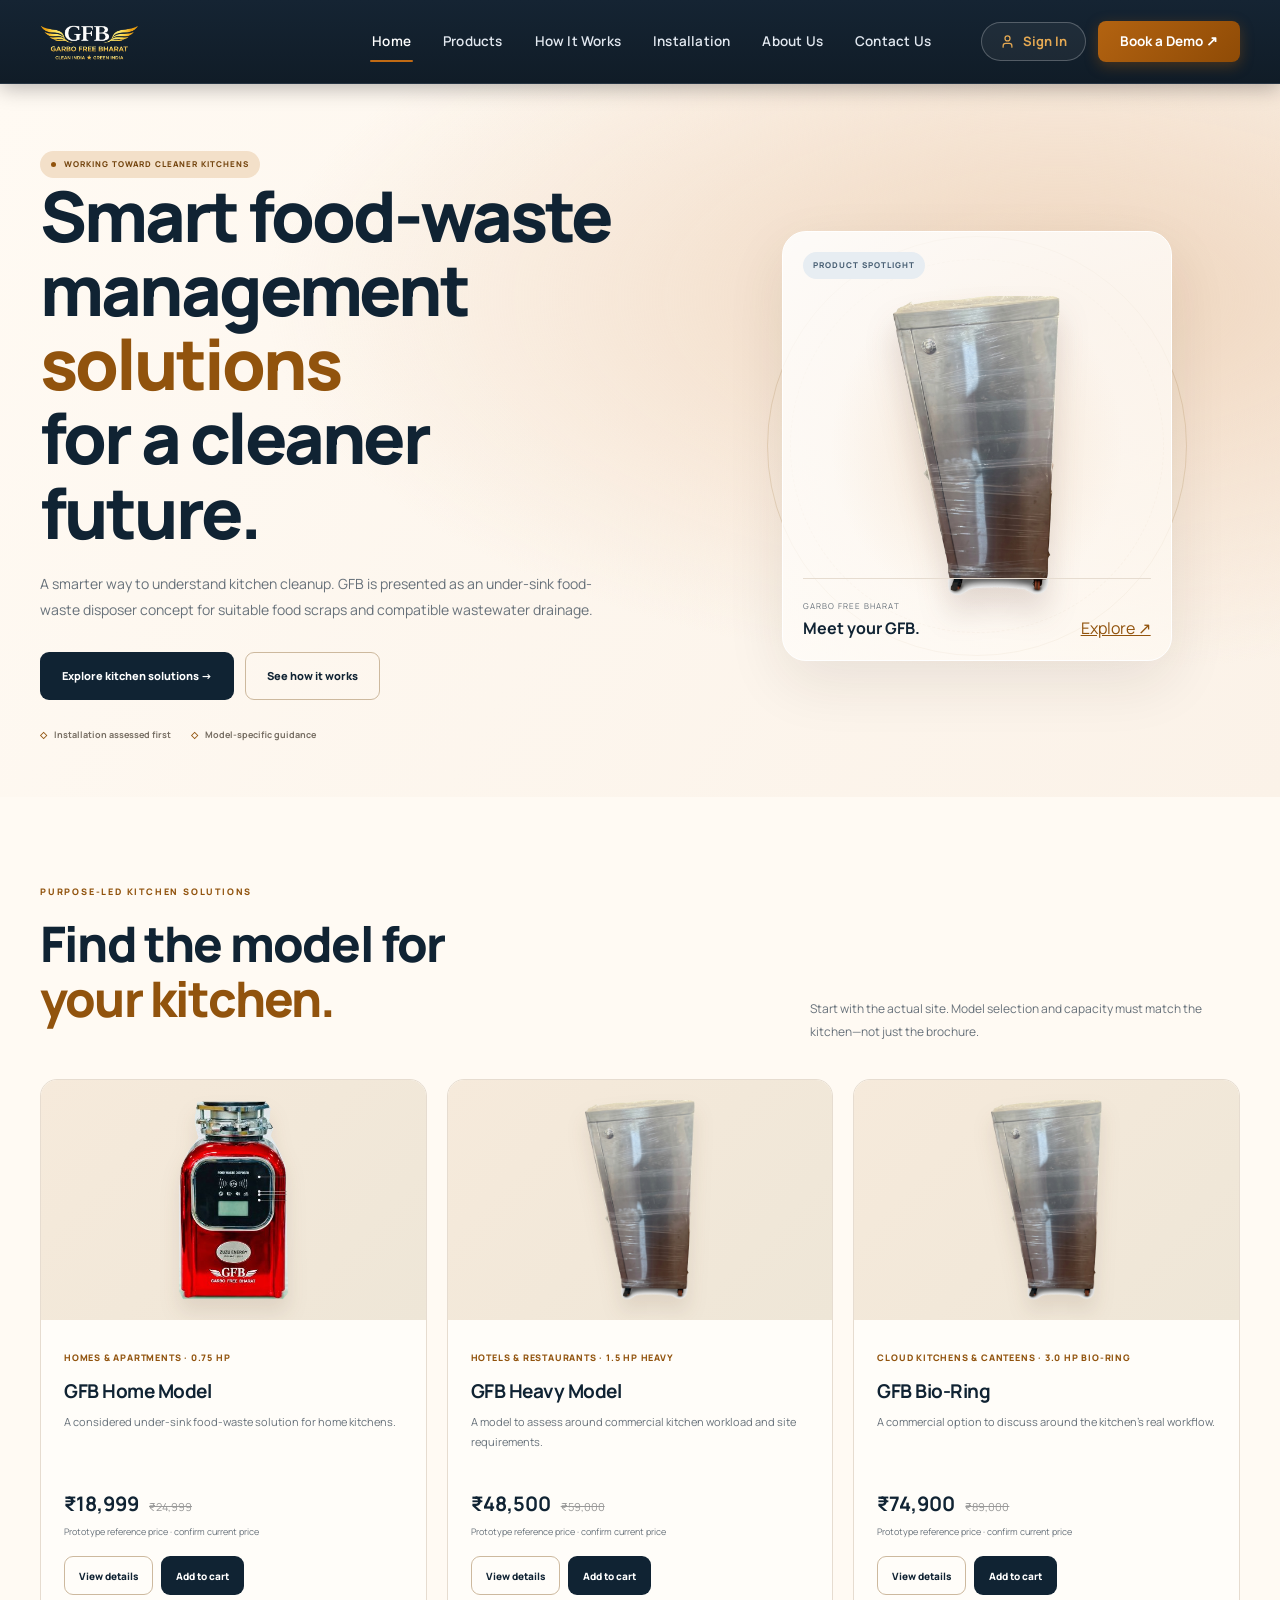
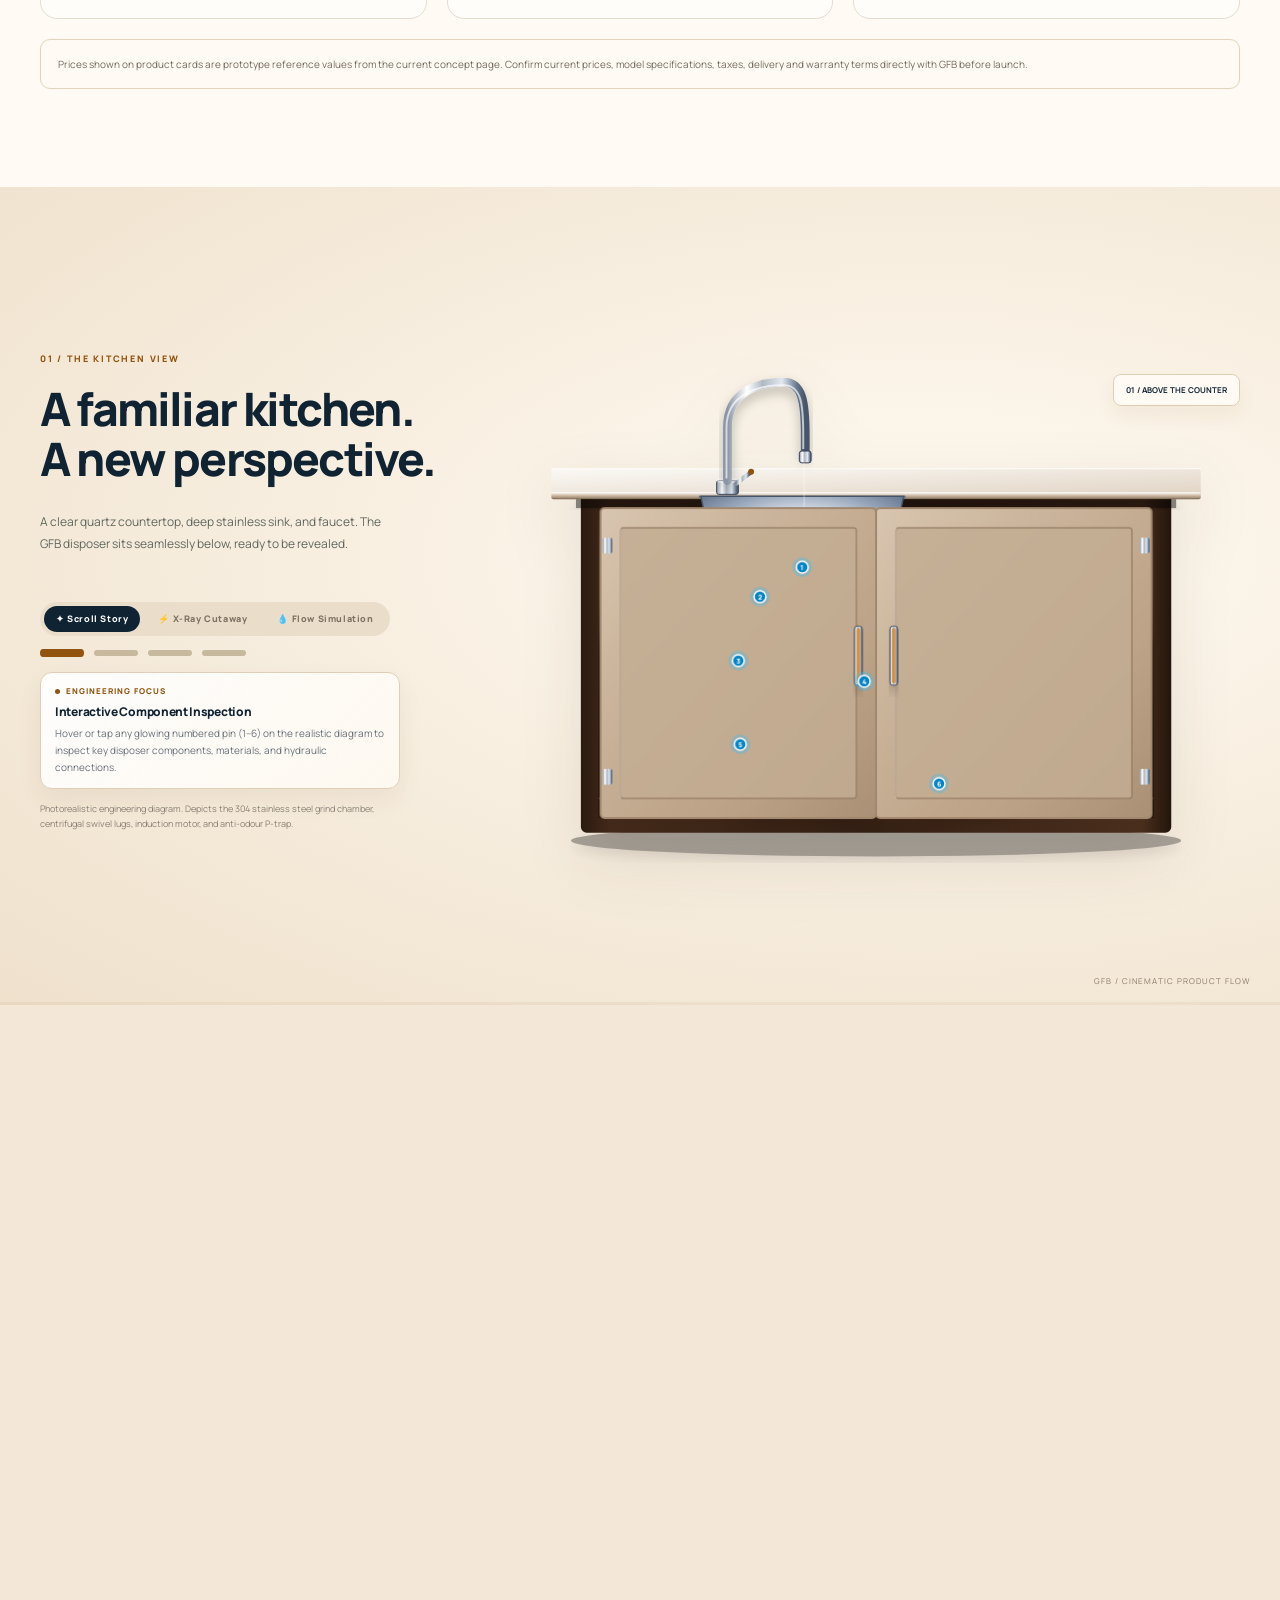
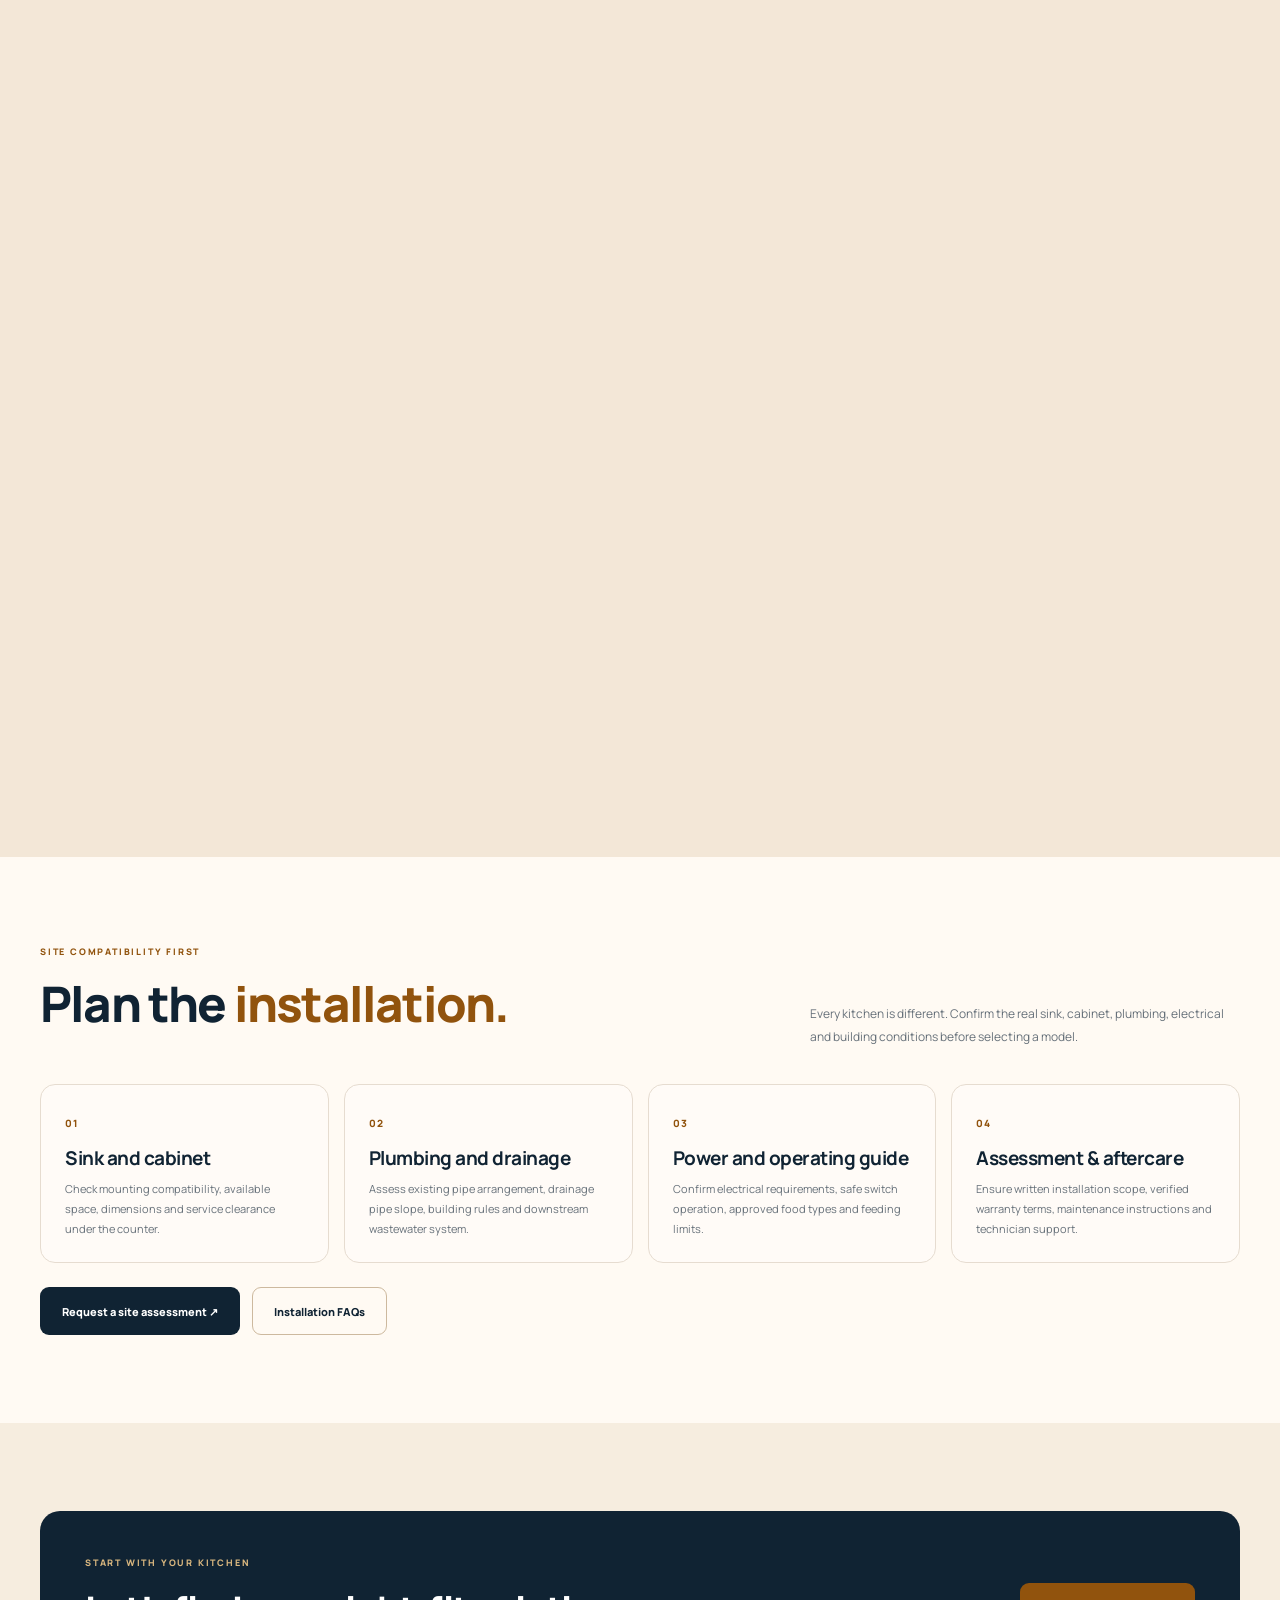
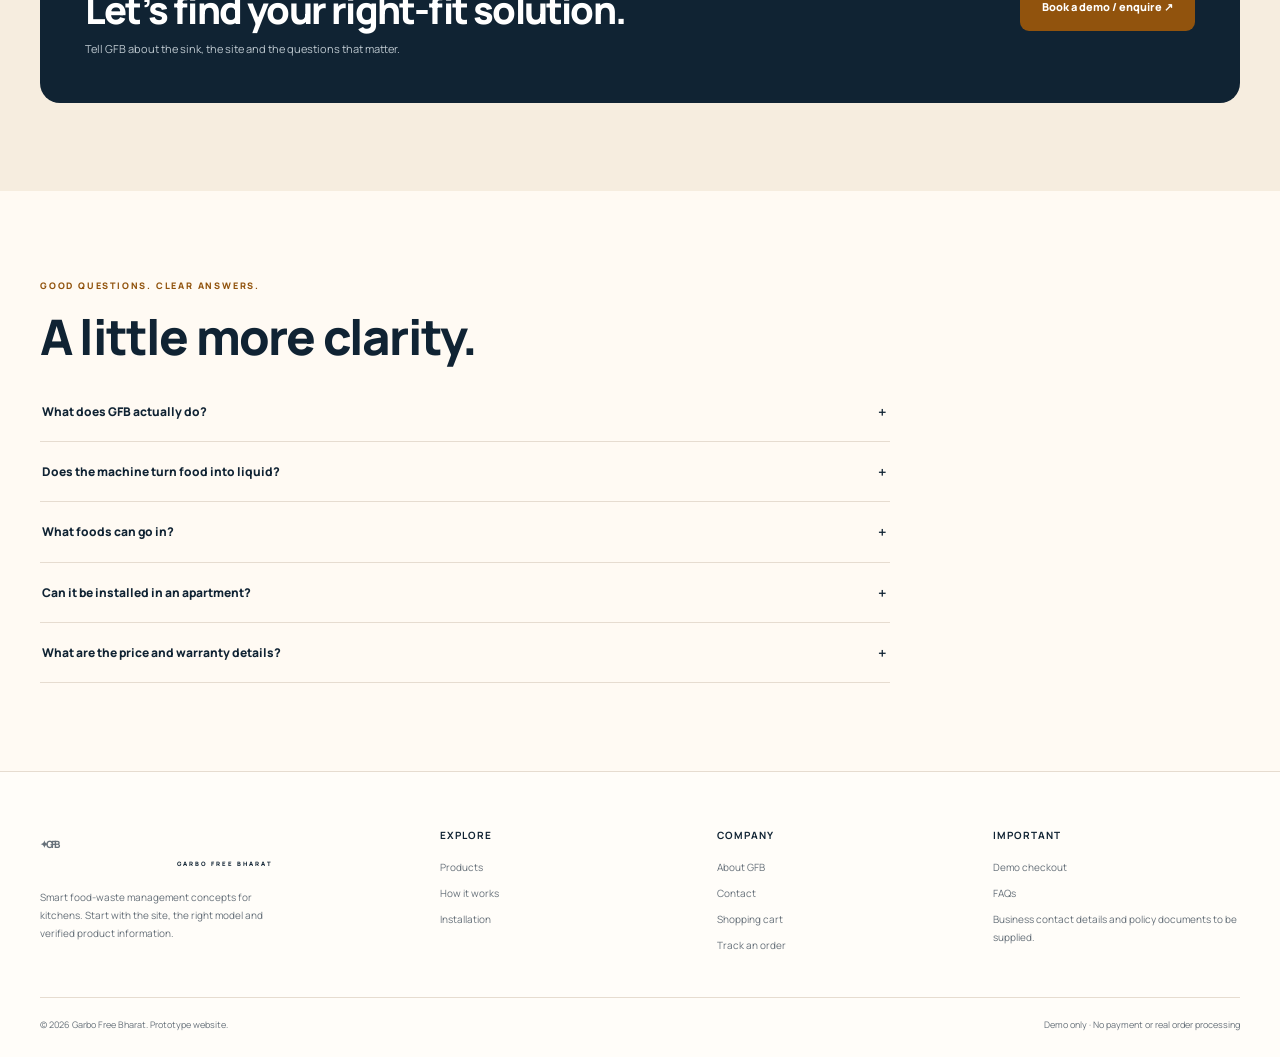
<file: index.html>
<!doctype html>
<html lang="en"><head><meta charset="utf-8"><meta name="viewport" content="width=device-width,initial-scale=1">
<title>Home | GFB — Garbo Free Bharat</title><meta name="description" content="Explore GFB food-waste management solutions and installation information.">
<link rel="preconnect" href="https://fonts.googleapis.com"><link rel="preconnect" href="https://fonts.gstatic.com" crossorigin>
<link href="css/style.css" rel="stylesheet"></head><body data-page="home">
<header class="site-header" id="siteHeader"></header><main>

<!-- Section 1: Hero Section -->
<section class="hero" id="hero"><div class="container hero-grid"><div class="hero-copy"><span class="pill">Working toward cleaner kitchens</span><h1>Smart food-waste<br>management <span class="gold">solutions</span><br>for a cleaner future.</h1><p class="lead">A smarter way to understand kitchen cleanup. GFB is presented as an under-sink food-waste disposer concept for suitable food scraps and compatible wastewater drainage.</p><div class="hero-actions"><a class="btn btn-dark" href="#products">Explore kitchen solutions →</a><a class="btn btn-outline" href="#how-it-works">See how it works</a></div><div class="trust-row"><span>Installation assessed first</span><span>Model-specific guidance</span></div></div><div class="hero-visual"><div class="hero-orbit"></div><div class="product-stage"><span class="stage-label">PRODUCT SPOTLIGHT</span><img src="assets/images/gfb-product.png" alt="GFB silver food-waste machine product image"><div class="stage-foot"><div><small>GARBO FREE BHARAT</small><br><strong>Meet your GFB.</strong></div><a href="#products" class="gold">Explore ↗</a></div></div></div></div></section>

<!-- Section 2: Product Section -->
<section class="section" id="products"><div class="container"><div class="section-head"><div><span class="eyebrow">Purpose-led kitchen solutions</span><h2>Find the model for<br><span class="gold">your kitchen.</span></h2></div><p class="copy">Start with the actual site. Model selection and capacity must match the kitchen—not just the brochure.</p></div><div class="grid-3" id="productGrid"></div><p class="note-box" style="margin-top:20px">Prices shown on product cards are prototype reference values from the current concept page. Confirm current prices, model specifications, taxes, delivery and warranty terms directly with GFB before launch.</p></div></section>

<!-- Section 3: How It Works Section -->
<!-- Section 3: How It Works (Interactive Cinematic Story Animation) -->
        <section class="story" id="how-it-works" aria-label="Four-chapter interactive GFB realistic explanation">
<div id="story"></div>
            <div class="story-pin">
                <div class="container story-grid">
                    <div class="story-copy"><span class="eyebrow" id="chapterLabel">01 / THE KITCHEN VIEW</span>
                        <h2 class="story-title" id="chapterTitle">A familiar kitchen.<br>A new perspective.</h2>
                        <p class="story-description" id="chapterDescription">A clear quartz countertop, deep stainless
                            sink, and faucet. The GFB disposer sits seamlessly below, ready to be revealed.</p>
                        <div class="story-nav-wrap">
                            <div class="story-mode-switch" aria-label="Diagram view modes"><button type="button"
                                    class="story-mode-btn active" data-mode="story">✦ Scroll Story</button><button
                                    type="button" class="story-mode-btn" data-mode="xray">⚡ X-Ray
                                    Cutaway</button><button type="button" class="story-mode-btn" data-mode="flow">💧
                                    Flow Simulation</button></div>
                            <div class="story-nav" aria-label="Choose story chapter"><button data-chapter="0"
                                    class="active" aria-label="Show the kitchen" aria-pressed="true"></button><button
                                    data-chapter="1" aria-label="Reveal the machine"
                                    aria-pressed="false"></button><button data-chapter="2" aria-label="Explain grinding"
                                    aria-pressed="false"></button><button data-chapter="3"
                                    aria-label="Follow the outlet" aria-pressed="false"></button></div>
                        </div>
                        <div class="hotspot-card" id="hotspotCard" aria-live="polite">
                            <div class="hotspot-card-badge" id="hotspotBadge">ENGINEERING FOCUS</div>
                            <h4 class="hotspot-card-title" id="hotspotTitle">Interactive Component Inspection</h4>
                            <p class="hotspot-card-desc" id="hotspotDesc">Hover or tap any glowing numbered pin (1–6) on
                                the realistic diagram to inspect key disposer components, materials, and hydraulic
                                connections.</p>
                        </div>
                        <p class="story-note">Photorealistic engineering diagram. Depicts the 304 stainless steel grind
                            chamber, centrifugal swivel lugs, induction motor, and anti-odour P-trap.</p>
                    </div>
                    <div class="story-stage"><svg viewBox="0 0 740 540" class="flow-svg" role="img"
                            aria-label="Cinematic realistic product flow diagram showing kitchen sink, GFB food waste disposer with internal grinding cutaway, and wastewater plumbing">
                            <defs>
                                <!-- Realistic Lighting and Material Gradients -->
                                <!-- Metallic Chrome / Stainless Steel -->
                                <linearGradient id="gfbChrome" x1="0%" y1="0%" x2="100%" y2="0%">
                                    <stop offset="0%" stop-color="#8a95a5" />
                                    <stop offset="25%" stop-color="#ffffff" />
                                    <stop offset="45%" stop-color="#b0b9c3" />
                                    <stop offset="70%" stop-color="#e2e8f0" />
                                    <stop offset="90%" stop-color="#64748b" />
                                    <stop offset="100%" stop-color="#475569" />
                                </linearGradient>

                                <!-- Brushed Stainless Sink Basin Radial Gradient -->
                                <radialGradient id="sinkBasinGrad" cx="50%" cy="40%" r="65%">
                                    <stop offset="0%" stop-color="#f8fafc" />
                                    <stop offset="30%" stop-color="#e2e8f0" />
                                    <stop offset="70%" stop-color="#94a3b8" />
                                    <stop offset="100%" stop-color="#64748b" />
                                </radialGradient>

                                                                <!-- Brushed Stainless Steel Rectangular Cabinet Gradient -->
                                <linearGradient id="silverCabinetBody" x1="0%" y1="0%" x2="100%" y2="0%">
                                    <stop offset="0%" stop-color="#334155" />
                                    <stop offset="6%" stop-color="#64748b" />
                                    <stop offset="16%" stop-color="#94a3b8" />
                                    <stop offset="28%" stop-color="#cbd5e1" />
                                    <stop offset="42%" stop-color="#f8fafc" />
                                    <stop offset="55%" stop-color="#e2e8f0" />
                                    <stop offset="70%" stop-color="#94a3b8" />
                                    <stop offset="88%" stop-color="#64748b" />
                                    <stop offset="100%" stop-color="#1e293b" />
                                </linearGradient>

                                <!-- Cabinet Top Beveled Rim Gradient -->
                                <linearGradient id="silverCabinetTop" x1="0%" y1="0%" x2="0%" y2="100%">
                                    <stop offset="0%" stop-color="#ffffff" />
                                    <stop offset="30%" stop-color="#e2e8f0" />
                                    <stop offset="70%" stop-color="#94a3b8" />
                                    <stop offset="100%" stop-color="#475569" />
                                </linearGradient>

                                <!-- Quartz Countertop Gradient -->
                                <linearGradient id="quartzGrad" x1="0%" y1="0%" x2="100%" y2="100%">
                                    <stop offset="0%" stop-color="#fbf9f5" />
                                    <stop offset="50%" stop-color="#eee6dc" />
                                    <stop offset="100%" stop-color="#dfd2c2" />
                                </linearGradient>

                                <!-- Countertop Bullnose Edge Highlight -->
                                <linearGradient id="bullnoseEdge" x1="0%" y1="0%" x2="0%" y2="100%">
                                    <stop offset="0%" stop-color="#ffffff" />
                                    <stop offset="40%" stop-color="#d4c3b0" />
                                    <stop offset="85%" stop-color="#9d866f" />
                                    <stop offset="100%" stop-color="#6b5742" />
                                </linearGradient>

                                <!-- Cabinet Wood Grain Warm Texture -->
                                <linearGradient id="cabinetWood" x1="0%" y1="0%" x2="100%" y2="0%">
                                    <stop offset="0%" stop-color="#2b1b11" />
                                    <stop offset="5%" stop-color="#422919" />
                                    <stop offset="50%" stop-color="#352014" />
                                    <stop offset="95%" stop-color="#4a2e1d" />
                                    <stop offset="100%" stop-color="#23150c" />
                                </linearGradient>

                                <!-- Cabinet Interior Radial Spotlight -->
                                <radialGradient id="cabinetSpotlight" cx="50%" cy="20%" r="75%">
                                    <stop offset="0%" stop-color="#fff8ed" stop-opacity="0.32" />
                                    <stop offset="40%" stop-color="#fce7cd" stop-opacity="0.16" />
                                    <stop offset="75%" stop-color="#1e140d" stop-opacity="0.7" />
                                    <stop offset="100%" stop-color="#120c07" stop-opacity="0.95" />
                                </radialGradient>

                                <!-- Luxury Cabinet Door Finish -->
                                <linearGradient id="doorFinish" x1="0%" y1="0%" x2="100%" y2="100%">
                                    <stop offset="0%" stop-color="#d9c6b0" />
                                    <stop offset="30%" stop-color="#cbb59c" />
                                    <stop offset="70%" stop-color="#bda387" />
                                    <stop offset="100%" stop-color="#aa9074" />
                                </linearGradient>

                                <!-- Stainless Steel Grind Chamber Internal Wall -->
                                <linearGradient id="grindChamberWall" x1="0%" y1="0%" x2="100%" y2="0%">
                                    <stop offset="0%" stop-color="#1e293b" />
                                    <stop offset="18%" stop-color="#475569" />
                                    <stop offset="50%" stop-color="#94a3b8" />
                                    <stop offset="75%" stop-color="#cbd5e1" />
                                    <stop offset="90%" stop-color="#475569" />
                                    <stop offset="100%" stop-color="#0f172a" />
                                </linearGradient>

                                <!-- Copper Motor Windings -->
                                <linearGradient id="copperWinding" x1="0%" y1="0%" x2="100%" y2="0%">
                                    <stop offset="0%" stop-color="#78350f" />
                                    <stop offset="35%" stop-color="#d97706" />
                                    <stop offset="60%" stop-color="#f59e0b" />
                                    <stop offset="85%" stop-color="#b45309" />
                                    <stop offset="100%" stop-color="#451a03" />
                                </linearGradient>

                                <!-- Realistic Translucent PVC/PP Drainage Pipe -->
                                <linearGradient id="pvcPipeGrad" x1="0%" y1="0%" x2="0%" y2="100%">
                                    <stop offset="0%" stop-color="#ffffff" stop-opacity="0.9" />
                                    <stop offset="25%" stop-color="#e2e8f0" stop-opacity="0.8" />
                                    <stop offset="75%" stop-color="#94a3b8" stop-opacity="0.75" />
                                    <stop offset="100%" stop-color="#475569" stop-opacity="0.85" />
                                </linearGradient>

                                <!-- Aerated Water Stream Gradient -->
                                <linearGradient id="waterStreamGrad" x1="0%" y1="0%" x2="100%" y2="0%">
                                    <stop offset="0%" stop-color="#38bdf8" stop-opacity="0.5" />
                                    <stop offset="50%" stop-color="#ffffff" stop-opacity="0.95" />
                                    <stop offset="100%" stop-color="#0284c7" stop-opacity="0.6" />
                                </linearGradient>

                                <!-- Waste Slurry Flow Gradient -->
                                <linearGradient id="slurryStream" x1="0%" y1="0%" x2="100%" y2="0%">
                                    <stop offset="0%" stop-color="#0ea5e9" stop-opacity="0.8" />
                                    <stop offset="30%" stop-color="#65a30d" stop-opacity="0.9" />
                                    <stop offset="70%" stop-color="#38bdf8" stop-opacity="0.85" />
                                    <stop offset="100%" stop-color="#0369a1" stop-opacity="0.9" />
                                </linearGradient>

                                <!-- Filters for Depth and Glow -->
                                <filter id="realShadow" x="-20%" y="-20%" width="140%" height="150%">
                                    <feDropShadow dx="0" dy="16" stdDeviation="14" flood-color="#0f172a"
                                        flood-opacity="0.35" />
                                </filter>
                                <filter id="subtleShadow" x="-10%" y="-10%" width="120%" height="130%">
                                    <feDropShadow dx="0" dy="6" stdDeviation="6" flood-color="#000000"
                                        flood-opacity="0.25" />
                                </filter>
                                <filter id="softGlow" x="-30%" y="-30%" width="160%" height="160%">
                                    <feGaussianBlur stdDeviation="5" result="blur" />
                                    <feComposite in="SourceGraphic" in2="blur" operator="over" />
                                </filter>

                                <!-- Laser-cut shredder teeth pattern -->
                                <pattern id="shredderTeeth" width="14" height="24" patternUnits="userSpaceOnUse">
                                    <path d="M0 6L7 0L14 6V18L7 24L0 18Z" fill="#334155" stroke="#94a3b8"
                                        stroke-width="0.8" />
                                    <circle cx="7" cy="12" r="1.5" fill="#0f172a" />
                                </pattern>
                            </defs>

                            <!-- AMBIENT FLOOR SHADOW -->
                            <ellipse cx="370" cy="518" rx="310" ry="16" fill="#000000" opacity="0.32"
                                filter="url(#subtleShadow)" />

                            <!-- ==================== CABINET BACKGROUND & INTERIOR ==================== -->
                            <g id="cabinetEnclosure">
                                <!-- Outer Cabinet Box -->
                                <rect x="70" y="165" width="600" height="345" rx="6" fill="url(#cabinetWood)" />
                                <!-- Interior Recessed Cavity -->
                                <rect x="88" y="180" width="564" height="315" rx="4" fill="url(#cabinetSpotlight)" />
                                <!-- Cabinet Floor Plinth / Shelf -->
                                <rect x="88" y="475" width="564" height="20" fill="#20150d" />
                                <line x1="88" y1="475" x2="652" y2="475" stroke="#483324" stroke-width="2" />

                                <!-- Interior Plumbing Water Valves & Wall Escutcheons -->
                                <circle cx="585" cy="245" r="14" fill="url(#gfbChrome)" />
                                <rect x="578" y="242" width="14" height="6" rx="2" fill="#ef4444" />
                                <circle cx="585" cy="285" r="14" fill="url(#gfbChrome)" />
                                <rect x="578" y="282" width="14" height="6" rx="2" fill="#3b82f6" />
                                <!-- Electrical GFI Waterproof Outlet with Safety Cover -->
                                <rect x="110" y="235" width="36" height="48" rx="4" fill="#334155" stroke="#475569"
                                    stroke-width="1.5" />
                                <rect x="116" y="243" width="11" height="15" rx="2" fill="#1e293b" />
                                <rect x="116" y="262" width="11" height="15" rx="2" fill="#1e293b" />
                                <circle cx="137" cy="250" r="2.5" fill="#22c55e" filter="url(#softGlow)" />
                                <text x="128" y="296" font-family="'Manrope', sans-serif" font-size="7"
                                    font-weight="700" fill="#64748b" text-anchor="middle">230V AC</text>
                            </g>

                            <!-- ==================== REALISTIC SINK & COUNTERTOP (ABOVE) ==================== -->
                            <g id="counterAndSink">
                                <!-- Quartz Solid Countertop Slab -->
                                <rect x="40" y="140" width="660" height="28" rx="3" fill="url(#quartzGrad)" />
                                <!-- Bullnose Front Edge Profile with 3D Depth -->
                                <rect x="40" y="164" width="660" height="7" rx="2" fill="url(#bullnoseEdge)" />
                                <line x1="40" y1="140" x2="700" y2="140" stroke="#ffffff" stroke-width="1"
                                    opacity="0.8" />
                                <!-- Countertop Drop Shadow onto Cabinet -->
                                <rect x="65" y="171" width="610" height="9" fill="#000000" opacity="0.45"
                                    filter="url(#subtleShadow)" />

                                <!-- Undermount Brushed Stainless Steel Sink Bowl -->
                                <!-- Outer Rim Cutout -->
                                <path d="M190 168 C190 168 200 174 215 174 L375 174 C390 174 400 168 400 168"
                                    fill="none" stroke="#64748b" stroke-width="2" />
                                <!-- Deep Basin Contour -->
                                <path
                                    d="M192 168 L206 236 C209 250 220 258 235 258 L355 258 C370 258 381 250 384 236 L398 168 Z"
                                    fill="url(#sinkBasinGrad)" stroke="#475569" stroke-width="1.5" />
                                <!-- Internal Metallic Reflection Lines -->
                                <path d="M214 182 L224 238 C226 248 234 252 245 252 L345 252" fill="none"
                                    stroke="#ffffff" stroke-width="1.2" opacity="0.5" />
                                <path d="M380 182 L368 238" fill="none" stroke="#334155" stroke-width="1.5"
                                    opacity="0.4" />

                                <!-- Stainless Steel Drain Flange Opening (Standard 3.5") -->
                                <ellipse cx="295" cy="256" rx="34" ry="7" fill="url(#gfbChrome)" stroke="#334155"
                                    stroke-width="1" />
                                <ellipse cx="295" cy="256" rx="26" ry="5.5" fill="#0f172a" />
                                <!-- Removable Splash Guard Baffle (Rubber Fingers) -->
                                <g class="splash-baffle" transform="translate(295, 256)">
                                    <circle cx="0" cy="0" r="18" fill="#1e293b" />
                                    <path d="M0 -18 L0 18 M-18 0 L18 0 M-13 -13 L13 13 M-13 13 L13 -13" stroke="#0f172a"
                                        stroke-width="2.5" />
                                    <circle cx="0" cy="0" r="4.5" fill="#000000" />
                                </g>

                                <!-- Luxury Arch Gooseneck Kitchen Faucet -->
                                <g id="kitchenFaucet">
                                    <!-- Faucet Base Hub -->
                                    <rect x="208" y="152" width="22" height="14" rx="2" fill="url(#gfbChrome)"
                                        stroke="#334155" stroke-width="1" />
                                    <ellipse cx="219" cy="152" rx="11" ry="3" fill="#ffffff" opacity="0.6" />
                                    <!-- Faucet Lever Handle -->
                                    <path d="M228 155 L242 144" stroke="url(#gfbChrome)" stroke-width="4.5"
                                        stroke-linecap="round" />
                                    <circle cx="243" cy="143" r="3" fill="#91530d" />
                                    <!-- High Arch Neck -->
                                    <path d="M219 152 V98 C219 60 252 52 276 52 C295 52 298 72 298 106 V122" fill="none"
                                        stroke="url(#gfbChrome)" stroke-width="9" stroke-linecap="round"
                                        filter="url(#subtleShadow)" />
                                    <path d="M218 150 V98 C218 63 252 55 276 55 C294 55 296 74 296 106 V120" fill="none"
                                        stroke="#ffffff" stroke-width="2" opacity="0.65" />
                                    <!-- Aerator Spout Tip -->
                                    <rect x="292" y="122" width="12" height="12" rx="2.5" fill="url(#gfbChrome)"
                                        stroke="#334155" stroke-width="1" />
                                    <!-- Running Water Stream (Active with --water or simulation) -->
                                    <g class="faucet-water-stream">
                                        <path class="water-laminar" d="M298 134 V254" stroke="url(#waterStreamGrad)"
                                            stroke-width="6.5" opacity="0.85" stroke-linecap="round" />
                                        <path class="water-highlight" d="M297 134 V254" stroke="#ffffff"
                                            stroke-width="2" opacity="0.9" />
                                        <!-- Water Splash Rings on Drain -->
                                        <ellipse cx="295" cy="256" rx="14" ry="3.5" fill="none" stroke="#38bdf8"
                                            stroke-width="1.8" opacity="0.75" class="splash-ripple" />
                                    </g>
                                </g>
                            </g>

                            <!-- ==================== GFB REALISTIC DISPOSER UNIT ==================== -->
                            <g id="gfbUnitAssembly" filter="url(#realShadow)">
                                <!-- Stainless Steel Quick-Lock 3-Bolt Mounting Flange Neck -->
                                <g id="mountingCollar">
                                    <rect x="265" y="259" width="60" height="20" rx="3" fill="url(#gfbChrome)"
                                        stroke="#334155" stroke-width="1" />
                                    <!-- Compression Cushion Gasket Ring (Vibration Isolation) -->
                                    <rect x="263" y="267" width="64" height="5" rx="1.5" fill="#1e293b" />
                                    <!-- Stainless Steel Mounting Tightening Bolts -->
                                    <circle cx="272" cy="269" r="3.2" fill="#ffffff" stroke="#475569"
                                        stroke-width="1" />
                                    <circle cx="318" cy="269" r="3.2" fill="#ffffff" stroke="#475569"
                                        stroke-width="1" />
                                    <!-- Lock Collar Lugs -->
                                    <rect x="256" y="272" width="78" height="6" rx="2" fill="url(#gfbChrome)"
                                        stroke="#475569" stroke-width="1" />
                                    <circle cx="260" cy="275" r="2" fill="#334155" />
                                    <circle cx="330" cy="275" r="2" fill="#334155" />
                                </g>

                                                                <!-- Disposer Body (Exact Rectangular Stainless Steel Cabinet Vector) -->
                                <g id="disposerMainBody">
                                    <!-- Upper Mounting Adapter & Sink Inlet Connection -->
                                    <path d="M272 268 L266 282 H324 L318 268 Z" fill="url(#gfbChrome)" stroke="#475569" stroke-width="1.2" />
                                    <line x1="267" y1="278" x2="323" y2="278" stroke="#ffffff" stroke-width="1" opacity="0.6" />

                                    <!-- Cabinet Floor Shadows for Base & Wheels -->
                                    <ellipse cx="253" cy="475" rx="14" ry="3.5" fill="#000000" opacity="0.5" />
                                    <ellipse cx="337" cy="475" rx="14" ry="3.5" fill="#000000" opacity="0.5" />
                                    <rect x="242" y="471" width="106" height="4" rx="2" fill="#000000" opacity="0.3" filter="url(#subtleShadow)" />

                                    <!-- Bottom Base Plinth Frame -->
                                    <rect x="238" y="460" width="114" height="6" rx="2" fill="#1e293b" stroke="#334155" stroke-width="1" />

                                    <!-- Left Castor Wheel Assembly -->
                                    <rect x="245" y="465" width="16" height="3" rx="1" fill="#475569" />
                                    <path d="M247 468 L249 474 H259 L257 468 Z" fill="#d97706" stroke="#78350f" stroke-width="0.8" />
                                    <rect x="248" y="468" width="9" height="7" rx="2" fill="#0f172a" />
                                    <circle cx="252.5" cy="471.5" r="1.5" fill="#e2e8f0" />

                                    <!-- Right Castor Wheel Assembly -->
                                    <rect x="329" y="465" width="16" height="3" rx="1" fill="#475569" />
                                    <path d="M331 468 L333 474 H343 L341 468 Z" fill="#d97706" stroke="#78350f" stroke-width="0.8" />
                                    <rect x="333" y="468" width="9" height="7" rx="2" fill="#0f172a" />
                                    <circle cx="337.5" cy="471.5" r="1.5" fill="#e2e8f0" />

                                    <!-- Main Upright Rectangular Stainless Steel Cabinet Body -->
                                    <rect x="236" y="284" width="118" height="176" rx="4" fill="url(#silverCabinetBody)" stroke="#334155" stroke-width="1.4" filter="url(#subtleShadow)" />

                                    <!-- Beveled Top Lid / Rim -->
                                    <rect x="234" y="280" width="122" height="7" rx="2" fill="url(#silverCabinetTop)" stroke="#475569" stroke-width="1" />
                                    <line x1="235" y1="281" x2="355" y2="281" stroke="#ffffff" stroke-width="1.2" opacity="0.85" />

                                    <!-- Vertical Door Seam & Bevel on Front Panel -->
                                    <line x1="248" y1="289" x2="248" y2="457" stroke="#1e293b" stroke-width="1.5" />
                                    <line x1="249" y1="289" x2="249" y2="457" stroke="#ffffff" stroke-width="1" opacity="0.45" />

                                    <!-- Brushed Metal Specular Vertical Sheen Highlights -->
                                    <rect x="274" y="287" width="22" height="172" fill="#ffffff" opacity="0.14" />
                                    <line x1="285" y1="287" x2="285" y2="459" stroke="#ffffff" stroke-width="2" opacity="0.25" />
                                    <line x1="241" y1="288" x2="241" y2="458" stroke="#ffffff" stroke-width="1" opacity="0.3" />
                                    <line x1="351" y1="288" x2="351" y2="458" stroke="#0f172a" stroke-width="1.5" opacity="0.5" />

                                    <!-- Upper-Left Circular Stainless Lock Emblem (Matching the uploaded machine) -->
                                    <g id="cabinetLockEmblem" transform="translate(258, 308)">
                                        <!-- Outer Beveled Chrome Ring -->
                                        <circle cx="0" cy="0" r="9" fill="url(#gfbChrome)" stroke="#334155" stroke-width="1.2" />
                                        <!-- Outer Shadow Inset -->
                                        <circle cx="0" cy="0" r="7.5" fill="none" stroke="#1e293b" stroke-width="0.8" opacity="0.6" />
                                        <!-- Inner Stainless Core -->
                                        <circle cx="0" cy="0" r="6" fill="url(#silverCabinetBody)" stroke="#475569" stroke-width="0.8" />
                                        <!-- Radial Highlight Reflection -->
                                        <path d="M-4 -3 A 5 5 0 0 1 3 -4 L 0 0 Z" fill="#ffffff" opacity="0.5" />
                                        <!-- Center Keyhole / Cam Slot -->
                                        <rect x="-1" y="-3.5" width="2" height="7" rx="0.8" fill="#0f172a" />
                                        <circle cx="0" cy="0" r="1.5" fill="#334155" />
                                    </g>

                                    <!-- Subtle Laser-Etched Branding -->
                                    <text x="298" y="312" font-family="'Manrope', sans-serif" font-size="8.5"
                                        font-weight="900" fill="#334155" text-anchor="middle" letter-spacing="2" opacity="0.75">GFB</text>
                                    <text x="298" y="321" font-family="'Manrope', sans-serif" font-size="5"
                                        font-weight="700" fill="#475569" text-anchor="middle" letter-spacing="1" opacity="0.6">STAINLESS SERIES</text>

                                    <!-- Right-Side Wastewater Outlet Coupling Hub to Drainage Pipe -->
                                    <rect x="344" y="368" width="14" height="28" rx="3" fill="#334155" stroke="#64748b" stroke-width="1.2" />
                                    <circle cx="351" cy="382" r="6" fill="#0f172a" />
                                </g>
                            </g>

                            <!-- ==================== REALISTIC INTERNAL CUTAWAY (X-RAY MODE) ==================== -->
                            <!-- Controlled by CSS variable --cut -->
                            <g id="disposerCutaway" class="cutaway-layer">
                                <!-- Cutaway Window Frame with Technical Cyan Glow -->
                                <rect x="242" y="296" width="106" height="152" rx="8" fill="url(#grindChamberWall)"
                                    stroke="#38bdf8" stroke-width="1.8" filter="url(#subtleShadow)" />

                                <!-- Chamber Depth Shading -->
                                <ellipse cx="295" cy="308" rx="46" ry="6" fill="#0f172a" />
                                <ellipse cx="295" cy="378" rx="48" ry="7" fill="#090d16" />

                                <!-- 1. 304 STAINLESS STEEL STATIONARY MULTI-STAGE SHREDDER RING -->
                                <g id="shredderRing">
                                    <rect x="247" y="316" width="96" height="58" rx="4" fill="url(#shredderTeeth)"
                                        stroke="#94a3b8" stroke-width="1.2" />
                                    <!-- Triangular Laser-Cut Cutter Notches Top & Bottom -->
                                    <path
                                        d="M248 322 L254 326 L260 322 L266 326 L272 322 L278 326 L284 322 L290 326 L296 322 L302 326 L308 322 L314 326 L320 322 L326 326 L332 322 L338 326 L342 322"
                                        fill="none" stroke="#e2e8f0" stroke-width="2" />
                                    <path
                                        d="M248 368 L254 364 L260 368 L266 364 L272 368 L278 364 L284 368 L290 364 L296 368 L302 364 L308 368 L314 364 L320 368 L326 364 L332 368 L338 364 L342 368"
                                        fill="none" stroke="#e2e8f0" stroke-width="2" />
                                </g>

                                <!-- 2. HIGH-SPEED CENTRIFUGAL GRINDING TURNTABLE & 360° SWIVEL IMPELLERS -->
                                <g id="centrifugalRotor" class="rotor-assembly">
                                    <!-- Stainless Steel Spinning Disc -->
                                    <ellipse cx="295" cy="358" rx="42" ry="12" fill="url(#gfbChrome)" stroke="#475569"
                                        stroke-width="1.5" />
                                    <!-- Central Drive Hub & Balancing Nut -->
                                    <ellipse cx="295" cy="358" rx="10" ry="4" fill="#0f172a" stroke="#cbd5e1"
                                        stroke-width="1" />
                                    <circle cx="295" cy="358" r="3.5" fill="#f59e0b" />

                                    <!-- Twin 360° Swivel Impeller Lug Blades (Centrifugal Hammer Lugs) -->
                                    <!-- Left Swivel Impeller -->
                                    <g class="swivel-lug-left" transform="translate(268, 355)">
                                        <ellipse cx="0" cy="0" rx="9" ry="5.5" fill="url(#gfbChrome)" stroke="#1e293b"
                                            stroke-width="1.2" />
                                        <circle cx="0" cy="0" r="2.5" fill="#dc2626" />
                                        <path d="M-5 -2 L5 4" stroke="#ffffff" stroke-width="1.5" />
                                    </g>
                                    <!-- Right Swivel Impeller -->
                                    <g class="swivel-lug-right" transform="translate(322, 355)">
                                        <ellipse cx="0" cy="0" rx="9" ry="5.5" fill="url(#gfbChrome)" stroke="#1e293b"
                                            stroke-width="1.2" />
                                        <circle cx="0" cy="0" r="2.5" fill="#dc2626" />
                                        <path d="M-5 -2 L5 4" stroke="#ffffff" stroke-width="1.5" />
                                    </g>

                                    <!-- Dynamic Grinding Vortex Blur Effect -->
                                    <ellipse cx="295" cy="358" rx="36" ry="9" fill="none" stroke="#38bdf8"
                                        stroke-width="1.5" stroke-dasharray="8 6" opacity="0.7" class="vortex-motion" />
                                </g>

                                <!-- 3. PERMANENT-MAGNET INDUCTION MOTOR SECTION (LOWER COMPARTMENT) -->
                                <g id="motorSection">
                                    <rect x="252" y="386" width="86" height="52" rx="4" fill="#0b1120" stroke="#334155"
                                        stroke-width="1.2" />
                                    <!-- Copper Wire Coil Stator Windings -->
                                    <g fill="url(#copperWinding)">
                                        <rect x="256" y="392" width="16" height="38" rx="2" />
                                        <line x1="256" y1="398" x2="272" y2="398" stroke="#451a03" stroke-width="1.5" />
                                        <line x1="256" y1="406" x2="272" y2="406" stroke="#451a03" stroke-width="1.5" />
                                        <line x1="256" y1="414" x2="272" y2="414" stroke="#451a03" stroke-width="1.5" />
                                        <line x1="256" y1="422" x2="272" y2="422" stroke="#451a03" stroke-width="1.5" />

                                        <rect x="318" y="392" width="16" height="38" rx="2" />
                                        <line x1="318" y1="398" x2="334" y2="398" stroke="#451a03" stroke-width="1.5" />
                                        <line x1="318" y1="406" x2="334" y2="406" stroke="#451a03" stroke-width="1.5" />
                                        <line x1="318" y1="414" x2="334" y2="414" stroke="#451a03" stroke-width="1.5" />
                                        <line x1="318" y1="422" x2="334" y2="422" stroke="#451a03" stroke-width="1.5" />
                                    </g>
                                    <!-- Central Hardened Steel Motor Shaft & Sealed Ball Bearings -->
                                    <rect x="291" y="372" width="8" height="66" fill="url(#gfbChrome)" stroke="#1e293b"
                                        stroke-width="0.8" />
                                    <!-- Sealed Bearing Races -->
                                    <rect x="286" y="375" width="18" height="6" fill="#64748b" stroke="#334155"
                                        stroke-width="0.8" />
                                    <rect x="286" y="428" width="18" height="6" fill="#64748b" stroke="#334155"
                                        stroke-width="0.8" />
                                    <!-- Rotor Core Laminations -->
                                    <rect x="277" y="394" width="36" height="32" fill="#334155" stroke="#475569"
                                        stroke-width="1" />
                                    <text x="295" y="413" font-family="'Manrope', sans-serif" font-size="5.5"
                                        font-weight="800" fill="#94a3b8" text-anchor="middle">INDUCTION</text>
                                    <text x="295" y="420" font-family="'Manrope', sans-serif" font-size="4.5"
                                        font-weight="700" fill="#38bdf8" text-anchor="middle">HIGH TORQUE</text>
                                </g>

                                <!-- Technical Cutaway Badge -->
                                <rect x="256" y="440" width="78" height="11" rx="3" fill="#0f172a" stroke="#38bdf8"
                                    stroke-width="0.8" />
                                <text x="295" y="448" font-family="'Manrope', sans-serif" font-size="5.5"
                                    font-weight="800" fill="#38bdf8" text-anchor="middle" letter-spacing="0.5">3-STAGE
                                    BIO-GRIND X-RAY</text>
                            </g>

                            <!-- ==================== REALISTIC FOOD INTAKE & PARTICLE PULVERIZATION ==================== -->
                            <!-- Controlled by CSS variable --scraps -->
                            <g id="foodParticlesFlow" class="food-flow-layer">
                                <!-- Whole Food Scraps Dropping into Chamber (Vegetables, Peels) -->
                                <!-- Carrot Chunk -->
                                <polygon points="284,264 294,260 291,272" fill="#ea580c" stroke="#c2410c"
                                    stroke-width="0.8" class="scrap-fall-1" />
                                <!-- Celery Green Slice -->
                                <path d="M298 266 Q308 262 305 274 Q298 276 298 266 Z" fill="#65a30d" stroke="#4d7c0f"
                                    stroke-width="0.8" class="scrap-fall-2" />
                                <!-- Apple Core Scrap -->
                                <ellipse cx="288" cy="286" rx="6" ry="4" fill="#fbbf24" stroke="#d97706"
                                    stroke-width="0.8" class="scrap-fall-3" />
                                <circle cx="288" cy="286" r="1.2" fill="#451a03" />
                                <!-- Fruit Rind Segment -->
                                <path d="M299 292 C306 288 312 295 306 302" stroke="#f97316" stroke-width="3"
                                    fill="none" stroke-linecap="round" />

                                <!-- High-Speed Impact & Pulverization Zone (Scraps Impacting Grind Ring) -->
                                <g class="pulverization-zone" transform="translate(295, 342)">
                                    <!-- Micro Particle Swarm (Particles < 1.5mm) -->
                                    <circle cx="-32" cy="-6" r="1.8" fill="#ca8a04" />
                                    <circle cx="-28" cy="4" r="1.2" fill="#65a30d" />
                                    <circle cx="-22" cy="-12" r="1.5" fill="#ea580c" />
                                    <circle cx="-14" cy="8" r="1.2" fill="#fbbf24" />
                                    <circle cx="-8" cy="-4" r="1.0" fill="#84cc16" />
                                    <circle cx="8" cy="-8" r="1.4" fill="#ea580c" />
                                    <circle cx="16" cy="6" r="1.2" fill="#65a30d" />
                                    <circle cx="24" cy="-10" r="1.6" fill="#f59e0b" />
                                    <circle cx="30" cy="2" r="1.3" fill="#ca8a04" />
                                    <circle cx="34" cy="-5" r="1.5" fill="#ea580c" />
                                    <!-- Radial Grinding Shockwave Sparks -->
                                    <line x1="-30" y1="0" x2="-38" y2="-4" stroke="#fef08a" stroke-width="1.2"
                                        stroke-linecap="round" />
                                    <line x1="30" y1="0" x2="38" y2="-4" stroke="#fef08a" stroke-width="1.2"
                                        stroke-linecap="round" />
                                </g>

                                <!-- Slurry Emulsion Dropping to Base Outlet -->
                                <path class="slurry-wash" d="M325 365 C336 368 342 374 345 382"
                                    stroke="url(#slurryStream)" stroke-width="4" fill="none" stroke-linecap="round"
                                    stroke-dasharray="4 3" />
                            </g>

                            <!-- ==================== REALISTIC SANITARY DRAINAGE PLUMBING (P-TRAP) ==================== -->
                            <g id="wastewaterPlumbing" filter="url(#subtleShadow)">
                                <!-- Disposer Horizontal Discharge Outlet Spout -->
                                <rect x="334" y="372" width="22" height="24" rx="3" fill="url(#pvcPipeGrad)"
                                    stroke="#64748b" stroke-width="1.2" />
                                <!-- Flange Clamp Ring -->
                                <rect x="352" y="369" width="6" height="30" rx="1.5" fill="url(#gfbChrome)"
                                    stroke="#334155" stroke-width="1" />

                                <!-- Dishwasher Inlet Branch Nipple (Standard Plumbing Feature) -->
                                <path d="M366 352 L378 352 L378 375 L366 375 Z" fill="url(#pvcPipeGrad)"
                                    stroke="#64748b" stroke-width="1" />
                                <rect x="364" y="348" width="16" height="5" rx="1" fill="#475569" />
                                <text x="372" y="344" font-family="'Manrope', sans-serif" font-size="5"
                                    font-weight="700" fill="#94a3b8" text-anchor="middle">DW INLET</text>

                                <!-- Sanitary Smooth Translucent P-Trap Assembly (Anti-Odour Water Seal) -->
                                <!-- Upper Downpipe from Disposer -->
                                <path d="M356 374 H395 C404 374 410 380 410 390 V415" fill="none"
                                    stroke="url(#pvcPipeGrad)" stroke-width="20" stroke-linecap="round"
                                    stroke-linejoin="round" />

                                <!-- Deep U-Bend Water Trap (Blocks Sewer Gases) -->
                                <path d="M410 415 C410 455 458 455 458 415 V360 C458 350 466 342 476 342 H585"
                                    fill="none" stroke="url(#pvcPipeGrad)" stroke-width="20" stroke-linecap="round"
                                    stroke-linejoin="round" />

                                <!-- Threaded Compression Union Slip Nuts -->
                                <rect x="400" y="402" width="20" height="7" rx="1.5" fill="url(#gfbChrome)"
                                    stroke="#334155" stroke-width="1" />
                                <rect x="448" y="390" width="20" height="7" rx="1.5" fill="url(#gfbChrome)"
                                    stroke="#334155" stroke-width="1" />
                                <!-- Bottom Cleanout Trap Plug -->
                                <ellipse cx="434" cy="445" rx="8" ry="4" fill="#334155" stroke="#64748b"
                                    stroke-width="1" />
                                <rect x="432" y="445" width="4" height="4" fill="#0f172a" />

                                <!-- Wall Drainage Outlet Escutcheon Flange -->
                                <ellipse cx="585" cy="342" rx="6" ry="16" fill="url(#gfbChrome)" stroke="#334155"
                                    stroke-width="1.5" />
                                <rect x="585" y="332" width="26" height="20" rx="2" fill="#334155" />
                                <line x1="611" y1="324" x2="611" y2="360" stroke="#475569" stroke-width="2" />

                                <!-- INTERNAL HYDRAULIC FLUID & BIO-SLURRY FLOW -->
                                <!-- Controlled by CSS variable --water -->
                                <g class="water-flow-layer">
                                    <!-- Anti-Odour Standing Water Seal (In P-Trap) -->
                                    <path d="M410 415 C410 445 458 445 458 415" fill="none" stroke="#38bdf8"
                                        stroke-width="13" opacity="0.55" />

                                    <!-- Flowing Active Water + Organic Slurry Path with Dynamic Dash -->
                                    <path class="dynamic-slurry-flow"
                                        d="M356 374 H395 C404 374 410 380 410 390 V415 C410 455 458 455 458 415 V360 C458 350 466 342 476 342 H595"
                                        fill="none" stroke="url(#slurryStream)" stroke-width="11" stroke-linecap="round"
                                        stroke-linejoin="round" />

                                    <!-- Micro Air Bubbles and Suspended Particles within Flow -->
                                    <g class="slurry-bubbles">
                                        <circle cx="380" cy="374" r="2" fill="#ffffff" opacity="0.8" />
                                        <circle cx="410" cy="405" r="1.5" fill="#fef08a" opacity="0.9" />
                                        <circle cx="434" cy="436" r="2.2" fill="#86efac" opacity="0.8" />
                                        <circle cx="458" cy="390" r="1.8" fill="#ffffff" opacity="0.9" />
                                        <circle cx="510" cy="342" r="2.5" fill="#fef08a" opacity="0.85" />
                                        <circle cx="550" cy="342" r="1.6" fill="#38bdf8" opacity="0.9" />
                                    </g>
                                </g>

                                <!-- Technical Callout Badges on Drainage -->
                                <g class="plumbing-labels">
                                    <rect x="420" y="468" width="86" height="18" rx="4" fill="#0f172a" stroke="#38bdf8"
                                        stroke-width="1" opacity="0.92" />
                                    <text x="463" y="476" font-family="'Manrope', sans-serif" font-size="5.5"
                                        font-weight="800" fill="#38bdf8" text-anchor="middle">ANTI-ODOUR WATER
                                        SEAL</text>
                                    <text x="463" y="483" font-family="'Manrope', sans-serif" font-size="4.5"
                                        font-weight="600" fill="#94a3b8" text-anchor="middle">Blocks Sewer Gases
                                        (P-Trap)</text>

                                    <rect x="520" y="300" width="115" height="24" rx="4" fill="#0f172a" stroke="#22c55e"
                                        stroke-width="1" opacity="0.92" />
                                    <text x="577" y="310" font-family="'Manrope', sans-serif" font-size="6"
                                        font-weight="800" fill="#22c55e" text-anchor="middle">TO BUILDING
                                        DRAINAGE</text>
                                    <text x="577" y="318" font-family="'Manrope', sans-serif" font-size="5"
                                        font-weight="600" fill="#cbd5e1" text-anchor="middle">Micro-Slurry (&lt;1.5mm) +
                                        Water</text>
                                </g>
                            </g>

                            <!-- ==================== REALISTIC 3D CABINET DOORS (DOOR REVEAL) ==================== -->
                            <!-- Controlled by CSS variable --open with true 3D perspective pivot -->
                            <!-- Left Cabinet Door -->
                            <g class="cabinet-door door-left">
                                <rect x="90" y="180" width="280" height="315" rx="4" fill="url(#doorFinish)"
                                    stroke="#a1886e" stroke-width="2" />
                                <!-- Recessed Shaker Panel Bevel Style -->
                                <rect x="110" y="200" width="240" height="275" rx="3" fill="#c3ad93" stroke="#967e65"
                                    stroke-width="1.5" opacity="0.85" />
                                <line x1="110" y1="200" x2="110" y2="475" stroke="#ffffff" stroke-width="1.2"
                                    opacity="0.4" />
                                <!-- Luxury Brushed Brass Long Vertical Pull Handle -->
                                <rect x="348" y="300" width="8" height="60" rx="3" fill="url(#gfbChrome)"
                                    stroke="#475569" stroke-width="1" filter="url(#subtleShadow)" />
                                <rect x="350" y="302" width="4" height="56" rx="1.5" fill="#d97706" opacity="0.65" />
                                <!-- European Soft-Close Hinges -->
                                <rect x="92" y="210" width="10" height="16" rx="2" fill="url(#gfbChrome)" />
                                <rect x="92" y="445" width="10" height="16" rx="2" fill="url(#gfbChrome)" />
                            </g>

                            <!-- Right Cabinet Door -->
                            <g class="cabinet-door door-right">
                                <rect x="370" y="180" width="280" height="315" rx="4" fill="url(#doorFinish)"
                                    stroke="#a1886e" stroke-width="2" />
                                <!-- Recessed Shaker Panel Bevel Style -->
                                <rect x="390" y="200" width="240" height="275" rx="3" fill="#c3ad93" stroke="#967e65"
                                    stroke-width="1.5" opacity="0.85" />
                                <line x1="390" y1="200" x2="390" y2="475" stroke="#ffffff" stroke-width="1.2"
                                    opacity="0.4" />
                                <!-- Luxury Brushed Brass Long Vertical Pull Handle -->
                                <rect x="384" y="300" width="8" height="60" rx="3" fill="url(#gfbChrome)"
                                    stroke="#475569" stroke-width="1" filter="url(#subtleShadow)" />
                                <rect x="386" y="302" width="4" height="56" rx="1.5" fill="#d97706" opacity="0.65" />
                                <!-- European Soft-Close Hinges -->
                                <rect x="638" y="210" width="10" height="16" rx="2" fill="url(#gfbChrome)" />
                                <rect x="638" y="445" width="10" height="16" rx="2" fill="url(#gfbChrome)" />
                            </g>

                            <!-- ==================== INTERACTIVE ENGINEERING HOTSPOTS ==================== -->
                            <g id="interactiveHotspots">
                                <!-- Hotspot 1: Splash Guard Baffle & Drain -->
                                <g class="hotspot-pin" data-spot="1" transform="translate(295, 240)">
                                    <circle cx="0" cy="0" r="10" class="hotspot-pulse" />
                                    <circle cx="0" cy="0" r="6" class="hotspot-core" />
                                    <text x="0" y="2.5" font-family="'Manrope', sans-serif" font-size="7"
                                        font-weight="900" fill="#ffffff" text-anchor="middle">1</text>
                                </g>

                                <!-- Hotspot 2: Quick-Lock Vibration Mount -->
                                <g class="hotspot-pin" data-spot="2" transform="translate(252, 270)">
                                    <circle cx="0" cy="0" r="10" class="hotspot-pulse" />
                                    <circle cx="0" cy="0" r="6" class="hotspot-core" />
                                    <text x="0" y="2.5" font-family="'Manrope', sans-serif" font-size="7"
                                        font-weight="900" fill="#ffffff" text-anchor="middle">2</text>
                                </g>

                                <!-- Hotspot 3: 3-Stage Grind Ring -->
                                <g class="hotspot-pin" data-spot="3" transform="translate(230, 335)">
                                    <circle cx="0" cy="0" r="10" class="hotspot-pulse" />
                                    <circle cx="0" cy="0" r="6" class="hotspot-core" />
                                    <text x="0" y="2.5" font-family="'Manrope', sans-serif" font-size="7"
                                        font-weight="900" fill="#ffffff" text-anchor="middle">3</text>
                                </g>

                                <!-- Hotspot 4: Centrifugal Swivel Impellers -->
                                <g class="hotspot-pin" data-spot="4" transform="translate(358, 356)">
                                    <circle cx="0" cy="0" r="10" class="hotspot-pulse" />
                                    <circle cx="0" cy="0" r="6" class="hotspot-core" />
                                    <text x="0" y="2.5" font-family="'Manrope', sans-serif" font-size="7"
                                        font-weight="900" fill="#ffffff" text-anchor="middle">4</text>
                                </g>

                                <!-- Hotspot 5: High-Torque Motor -->
                                <g class="hotspot-pin" data-spot="5" transform="translate(232, 420)">
                                    <circle cx="0" cy="0" r="10" class="hotspot-pulse" />
                                    <circle cx="0" cy="0" r="6" class="hotspot-core" />
                                    <text x="0" y="2.5" font-family="'Manrope', sans-serif" font-size="7"
                                        font-weight="900" fill="#ffffff" text-anchor="middle">5</text>
                                </g>

                                <!-- Hotspot 6: Anti-Odour P-Trap -->
                                <g class="hotspot-pin" data-spot="6" transform="translate(434, 460)">
                                    <circle cx="0" cy="0" r="10" class="hotspot-pulse" />
                                    <circle cx="0" cy="0" r="6" class="hotspot-core" />
                                    <text x="0" y="2.5" font-family="'Manrope', sans-serif" font-size="7"
                                        font-weight="900" fill="#ffffff" text-anchor="middle">6</text>
                                </g>
                            </g>
                        </svg>
                        <div class="scene-chip" id="sceneChip">01 / ABOVE THE COUNTER</div>
                    </div>
                </div>
                <div class="stage-caption">GFB / CINEMATIC PRODUCT FLOW</div>
                <div class="story-progress" aria-hidden="true"><span></span></div>
            </div>
        </section>

<section class="section" id="installation"><div class="container"><div class="section-head"><div><span class="eyebrow">Site compatibility first</span><h2>Plan the <span class="gold">installation.</span></h2></div><p class="copy">Every kitchen is different. Confirm the real sink, cabinet, plumbing, electrical and building conditions before selecting a model.</p></div><div class="feature-grid"><article class="feature"><span class="feature-number">01</span><h3>Sink and cabinet</h3><p>Check mounting compatibility, available space, dimensions and service clearance under the counter.</p></article><article class="feature"><span class="feature-number">02</span><h3>Plumbing and drainage</h3><p>Assess existing pipe arrangement, drainage pipe slope, building rules and downstream wastewater system.</p></article><article class="feature"><span class="feature-number">03</span><h3>Power and operating guide</h3><p>Confirm electrical requirements, safe switch operation, approved food types and feeding limits.</p></article><article class="feature"><span class="feature-number">04</span><h3>Assessment & aftercare</h3><p>Ensure written installation scope, verified warranty terms, maintenance instructions and technician support.</p></article></div><div style="margin-top:24px;display:flex;gap:12px;flex-wrap:wrap"><a class="btn btn-dark" href="contact.html">Request a site assessment ↗</a><a class="btn btn-outline" href="#faq">Installation FAQs</a></div></div></section>

<!-- Section 5: CTA Band -->
<section class="section section-soft"><div class="container"><div class="cta-band"><div><span class="eyebrow" style="color:#d9b77f">Start with your kitchen</span><h2>Let’s find your right-fit solution.</h2><p>Tell GFB about the sink, the site and the questions that matter.</p></div><a class="btn btn-bronze" href="contact.html">Book a demo / enquire ↗</a></div></div></section>

<!-- Section 6: FAQ Section -->
<section class="section" id="faq"><div class="container"><span class="eyebrow">Good questions. Clear answers.</span><h2>A little more clarity.</h2><div class="faq-list">
<div class="faq-item"><button class="faq-q" aria-expanded="false">What does GFB actually do?<span>＋</span></button><div class="faq-a">It is an under-sink food-waste disposer concept intended to grind suitable scraps into smaller particles. Those particles mix with water and pass into compatible wastewater drainage. Confirm capabilities of the exact model.</div></div><div class="faq-item"><button class="faq-q" aria-expanded="false">Does the machine turn food into liquid?<span>＋</span></button><div class="faq-a">No. It produces smaller food particles mixed with water, not pure liquid. It does not treat wastewater.</div></div><div class="faq-item"><button class="faq-q" aria-expanded="false">What foods can go in?<span>＋</span></button><div class="faq-a">Use the verified model-specific food guide. No approved-food list, prohibited-food list or quantity limits were supplied for this prototype.</div></div><div class="faq-item"><button class="faq-q" aria-expanded="false">Can it be installed in an apartment?<span>＋</span></button><div class="faq-a">Floor number alone is not a suitability test. Sink compatibility, space, shared plumbing, power supply, building requirements and downstream wastewater arrangements must be assessed.</div></div><div class="faq-item"><button class="faq-q" aria-expanded="false">What are the price and warranty details?<span>＋</span></button><div class="faq-a">Request verified model specifications and current written terms from GFB. Warranty coverage and service details need confirmation.</div></div>
</div></div></section>
</main><footer class="site-footer" id="siteFooter"></footer><div class="toast" id="toast" role="status" aria-live="polite"></div><script src="js/products.js"></script><script src="js/app.js"></script></body></html>
</file>
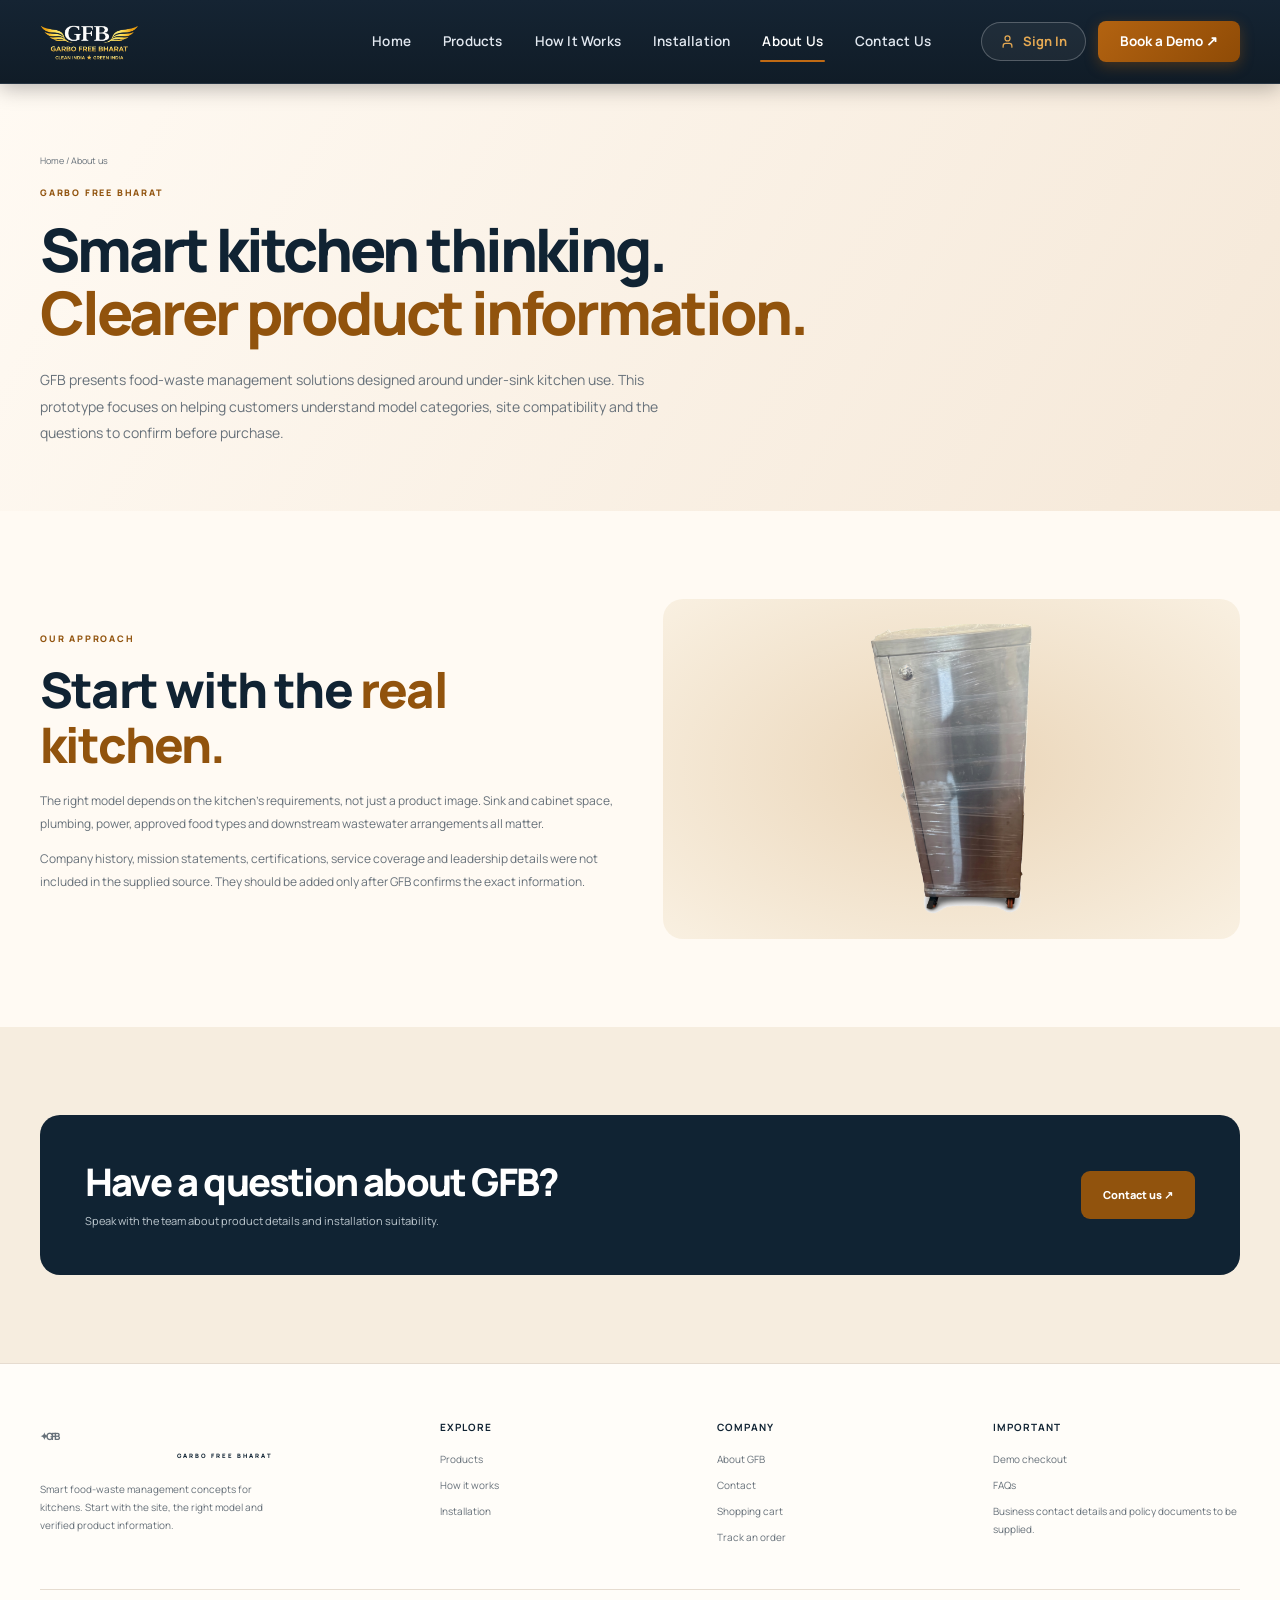
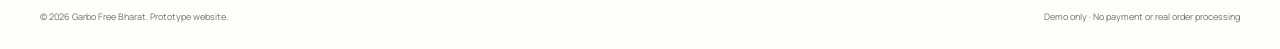
<file: about.html>
<!doctype html>
<html lang="en"><head><meta charset="utf-8"><meta name="viewport" content="width=device-width,initial-scale=1">
<title>About us | GFB — Garbo Free Bharat</title><meta name="description" content="Explore GFB food-waste management solutions and installation information.">
<link rel="preconnect" href="https://fonts.googleapis.com"><link rel="preconnect" href="https://fonts.gstatic.com" crossorigin>
<link href="css/style.css" rel="stylesheet"></head><body data-page="about">
<header class="site-header" id="siteHeader"></header><main><section class="page-hero"><div class="container"><div class="breadcrumb"><a href="index.html">Home</a> / About us</div><span class="eyebrow">Garbo Free Bharat</span><h1>Smart kitchen thinking.<br><span class="gold">Clearer product information.</span></h1><p class="lead">GFB presents food-waste management solutions designed around under-sink kitchen use. This prototype focuses on helping customers understand model categories, site compatibility and the questions to confirm before purchase.</p></div></section>
<section class="section"><div class="container content-split"><div><span class="eyebrow">Our approach</span><h2>Start with the <span class="gold">real kitchen.</span></h2><p class="copy">The right model depends on the kitchen's requirements, not just a product image. Sink and cabinet space, plumbing, power, approved food types and downstream wastewater arrangements all matter.</p><p class="copy">Company history, mission statements, certifications, service coverage and leadership details were not included in the supplied source. They should be added only after GFB confirms the exact information.</p></div><div class="content-image"><img src="assets/images/gfb-product.png" alt="GFB product image"></div></div></section>
<section class="section section-soft"><div class="container"><div class="cta-band"><div><h2>Have a question about GFB?</h2><p>Speak with the team about product details and installation suitability.</p></div><a class="btn btn-bronze" href="contact.html">Contact us ↗</a></div></div></section></main><footer class="site-footer" id="siteFooter"></footer><div class="toast" id="toast" role="status" aria-live="polite"></div><script src="js/products.js"></script><script src="js/app.js"></script></body></html>
</file>
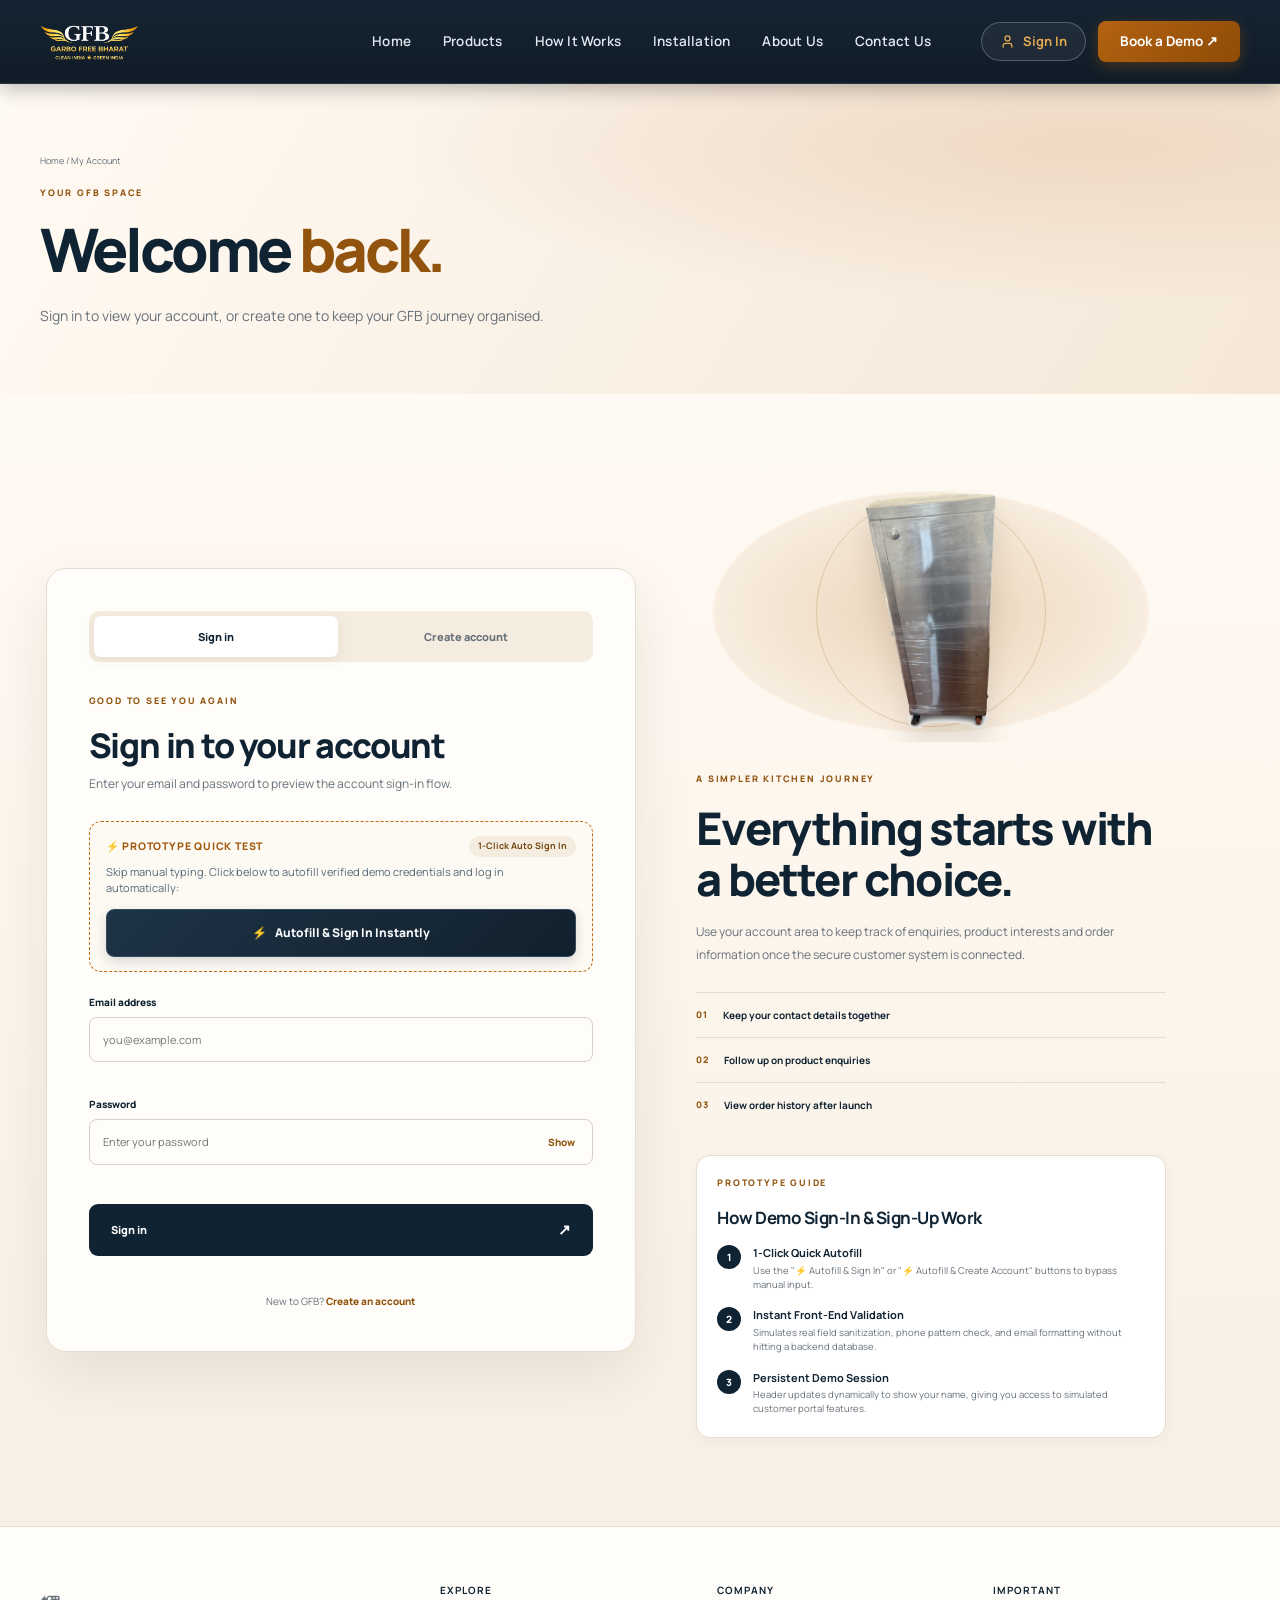
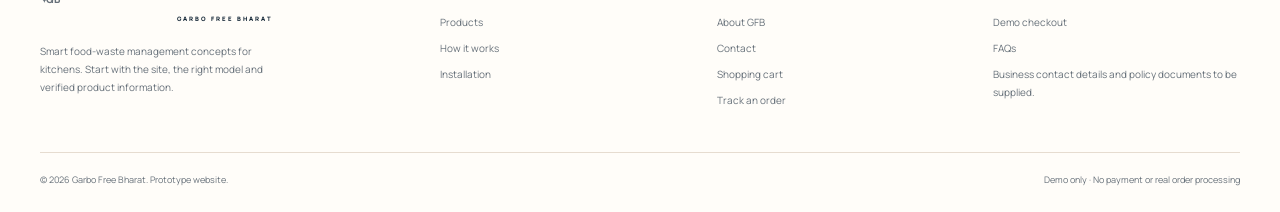
<file: account.html>
<!doctype html>
<html lang="en">
<head>
  <meta charset="utf-8">
  <meta name="viewport" content="width=device-width, initial-scale=1">
  <meta name="description" content="GFB customer account sign in and registration page prototype.">
  <title>My Account | GFB</title>
  <link rel="stylesheet" href="css/style.css">
</head>
<body data-page="account">
  <header class="site-header" id="siteHeader"></header>
  <main>
    <section class="page-hero account-hero">
      <div class="container">
        <div class="breadcrumb"><a href="index.html">Home</a> / My Account</div>
        <span class="eyebrow">Your GFB space</span>
        <h1>Welcome <span class="gold">back.</span></h1>
        <p class="lead">Sign in to view your account, or create one to keep your GFB journey organised.</p>
      </div>
    </section>

    <section class="section account-section">
      <div class="container account-layout">
        <div class="account-card">
          <div class="account-tabs" role="tablist" aria-label="Account options">
            <button class="account-tab active" id="signInTab" type="button" role="tab" aria-selected="true" aria-controls="signInPanel">Sign in</button>
            <button class="account-tab" id="registerTab" type="button" role="tab" aria-selected="false" aria-controls="registerPanel">Create account</button>
          </div>

          <form id="signInPanel" class="account-form" novalidate>
            <span class="eyebrow">Good to see you again</span>
            <h2>Sign in to your account</h2>
            <p class="copy">Enter your email and password to preview the account sign-in flow.</p>

            <div class="prototype-autofill-banner">
              <div class="autofill-top">
                <span class="proto-tag">⚡ Prototype Quick Test</span>
                <span class="proto-badge">1-Click Auto Sign In</span>
              </div>
              <p class="proto-text">Skip manual typing. Click below to autofill verified demo credentials and log in automatically:</p>
              <button type="button" class="btn btn-autofill" id="autofillSignInBtn">
                <span>⚡</span> Autofill & Sign In Instantly
              </button>
            </div>
            <div class="field">
              <label for="loginEmail">Email address</label>
              <input id="loginEmail" name="email" type="email" autocomplete="email" placeholder="you@example.com" required>
              <small class="error" data-account-error="loginEmail"></small>
            </div>
            <div class="field">
              <label for="loginPassword">Password</label>
              <div class="password-wrap"><input id="loginPassword" name="password" type="password" autocomplete="current-password" placeholder="Enter your password" minlength="8" required><button class="password-toggle" type="button" data-toggle-password="loginPassword" aria-label="Show password">Show</button></div>
              <small class="error" data-account-error="loginPassword"></small>
            </div>
            <button class="btn btn-dark account-submit" type="submit">Sign in <span>↗</span></button>
            <p class="account-status" id="loginStatus" aria-live="polite"></p>
            <p class="account-switch-copy">New to GFB? <button type="button" class="text-button" data-show-register>Create an account</button></p>
          </form>

          <form id="registerPanel" class="account-form" novalidate hidden>
            <span class="eyebrow">Join the GFB community</span>
            <h2>Create your account</h2>
            <p class="copy">Add your details to preview the registration experience.</p>

            <div class="prototype-autofill-banner">
              <div class="autofill-top">
                <span class="proto-tag">⚡ Prototype Quick Test</span>
                <span class="proto-badge">1-Click Auto Registration</span>
              </div>
              <p class="proto-text">Skip manual typing. Click below to generate sample user details, accept terms, and create your demo account automatically:</p>
              <button type="button" class="btn btn-autofill" id="autofillSignUpBtn">
                <span>⚡</span> Autofill & Create Account Instantly
              </button>
            </div>
            <div class="field">
              <label for="registerName">Full name</label>
              <input id="registerName" name="name" autocomplete="name" placeholder="Your full name" required>
              <small class="error" data-account-error="registerName"></small>
            </div>
            <div class="field">
              <label for="registerEmail">Email address</label>
              <input id="registerEmail" name="email" type="email" autocomplete="email" placeholder="you@example.com" required>
              <small class="error" data-account-error="registerEmail"></small>
            </div>
            <div class="field">
              <label for="registerPhone">Mobile number</label>
              <input id="registerPhone" name="phone" inputmode="numeric" autocomplete="tel" placeholder="10-digit mobile number" pattern="[6-9][0-9]{9}" required>
              <small class="error" data-account-error="registerPhone"></small>
            </div>
            <div class="field">
              <label for="registerPassword">Create password</label>
              <div class="password-wrap"><input id="registerPassword" name="password" type="password" autocomplete="new-password" placeholder="At least 8 characters" minlength="8" required><button class="password-toggle" type="button" data-toggle-password="registerPassword" aria-label="Show password">Show</button></div>
              <small class="error" data-account-error="registerPassword"></small>
            </div>
            <label class="account-consent"><input type="checkbox" id="accountConsent" required> I agree to the account terms and privacy policy (add official links before launch).</label>
            <button class="btn btn-dark account-submit" type="submit">Create account <span>↗</span></button>
            <p class="account-status" id="registerStatus" aria-live="polite"></p>
            <p class="account-switch-copy">Already have an account? <button type="button" class="text-button" data-show-login>Sign in</button></p>
          </form>

          <section id="accountPreview" class="account-dashboard" hidden aria-live="polite">
            <div class="dashboard-header">
              <div class="dashboard-avatar" id="previewAvatar">AS</div>
              <div class="dashboard-user-info">
                <div class="session-badge"><span class="pulse-dot"></span> Active Prototype Session</div>
                <h2 id="previewHeading">Welcome back, Aditya</h2>
                <p class="copy" id="previewMessage">You are signed in to the GFB prototype customer portal.</p>
              </div>
            </div>

            <div class="dashboard-grid">
              <div class="dash-card">
                <span class="dash-card-tag">Account Profile</span>
                <div class="dash-row"><span>Full Name</span><strong id="previewName">Aditya Sharma</strong></div>
                <div class="dash-row"><span>Email</span><strong id="previewEmail">aditya.sharma@garbofree.in</strong></div>
                <div class="dash-row"><span>Mobile</span><strong id="previewPhone">+91 98765 43210</strong></div>
                <div class="dash-row"><span>Membership</span><strong>GFB Verified Prototype Member</strong></div>
              </div>

              <div class="dash-card">
                <span class="dash-card-tag">Recent Enquiry</span>
                <div class="dash-enquiry">
                  <strong>GFB Home Model (0.75 HP)</strong>
                  <p>Installation feasibility check requested for standard 3.5" stainless steel sink.</p>
                  <span class="enquiry-status-pill">Survey Scheduled · Prototype Status</span>
                </div>
              </div>
            </div>

            <div class="dashboard-quick-actions">
              <a class="btn btn-dark btn-small" href="index.html#products">Explore Products →</a>
              <a class="btn btn-outline btn-small" href="track-order.html">Track Orders</a>
              <button class="btn btn-danger-outline btn-small" id="accountSignOut" type="button">Sign Out</button>
            </div>

            <div class="prototype-explainer-banner">
              <strong>💡 How this prototype works:</strong>
              <p>Your session is stored locally in your browser. As you navigate the site (Home, Products, How It Works, Installation), the header remembers your logged-in status. You can click "Sign Out" anytime to return to guest mode.</p>
            </div>
          </section>
        </div>

        <aside class="account-aside">
          <div class="account-aside-art"><span class="account-orbit"></span><img src="assets/images/gfb-product.png" alt="GFB food waste management product"></div>
          <span class="eyebrow">A simpler kitchen journey</span>
          <h2>Everything starts with a better choice.</h2>
          <p class="copy">Use your account area to keep track of enquiries, product interests and order information once the secure customer system is connected.</p>
          <ul class="account-benefits">
            <li><span>01</span> Keep your contact details together</li>
            <li><span>02</span> Follow up on product enquiries</li>
            <li><span>03</span> View order history after launch</li>
          </ul>

          <div class="proto-walkthrough-card">
            <span class="eyebrow">Prototype Guide</span>
            <h3>How Demo Sign-In & Sign-Up Work</h3>
            <div class="proto-step-item">
              <span class="step-num">1</span>
              <div>
                <strong>1-Click Quick Autofill</strong>
                <p>Use the "⚡ Autofill & Sign In" or "⚡ Autofill & Create Account" buttons to bypass manual input.</p>
              </div>
            </div>
            <div class="proto-step-item">
              <span class="step-num">2</span>
              <div>
                <strong>Instant Front-End Validation</strong>
                <p>Simulates real field sanitization, phone pattern check, and email formatting without hitting a backend database.</p>
              </div>
            </div>
            <div class="proto-step-item">
              <span class="step-num">3</span>
              <div>
                <strong>Persistent Demo Session</strong>
                <p>Header updates dynamically to show your name, giving you access to simulated customer portal features.</p>
              </div>
            </div>
          </div>
        </aside>
      </div>
    </section>
  </main>
  <footer class="site-footer" id="siteFooter"></footer>
  <div class="toast" id="toast" role="status" aria-live="polite"></div>
  <script src="js/products.js"></script>
  <script src="js/app.js"></script>
  <script src="js/account.js"></script>
</body>
</html>
</file>
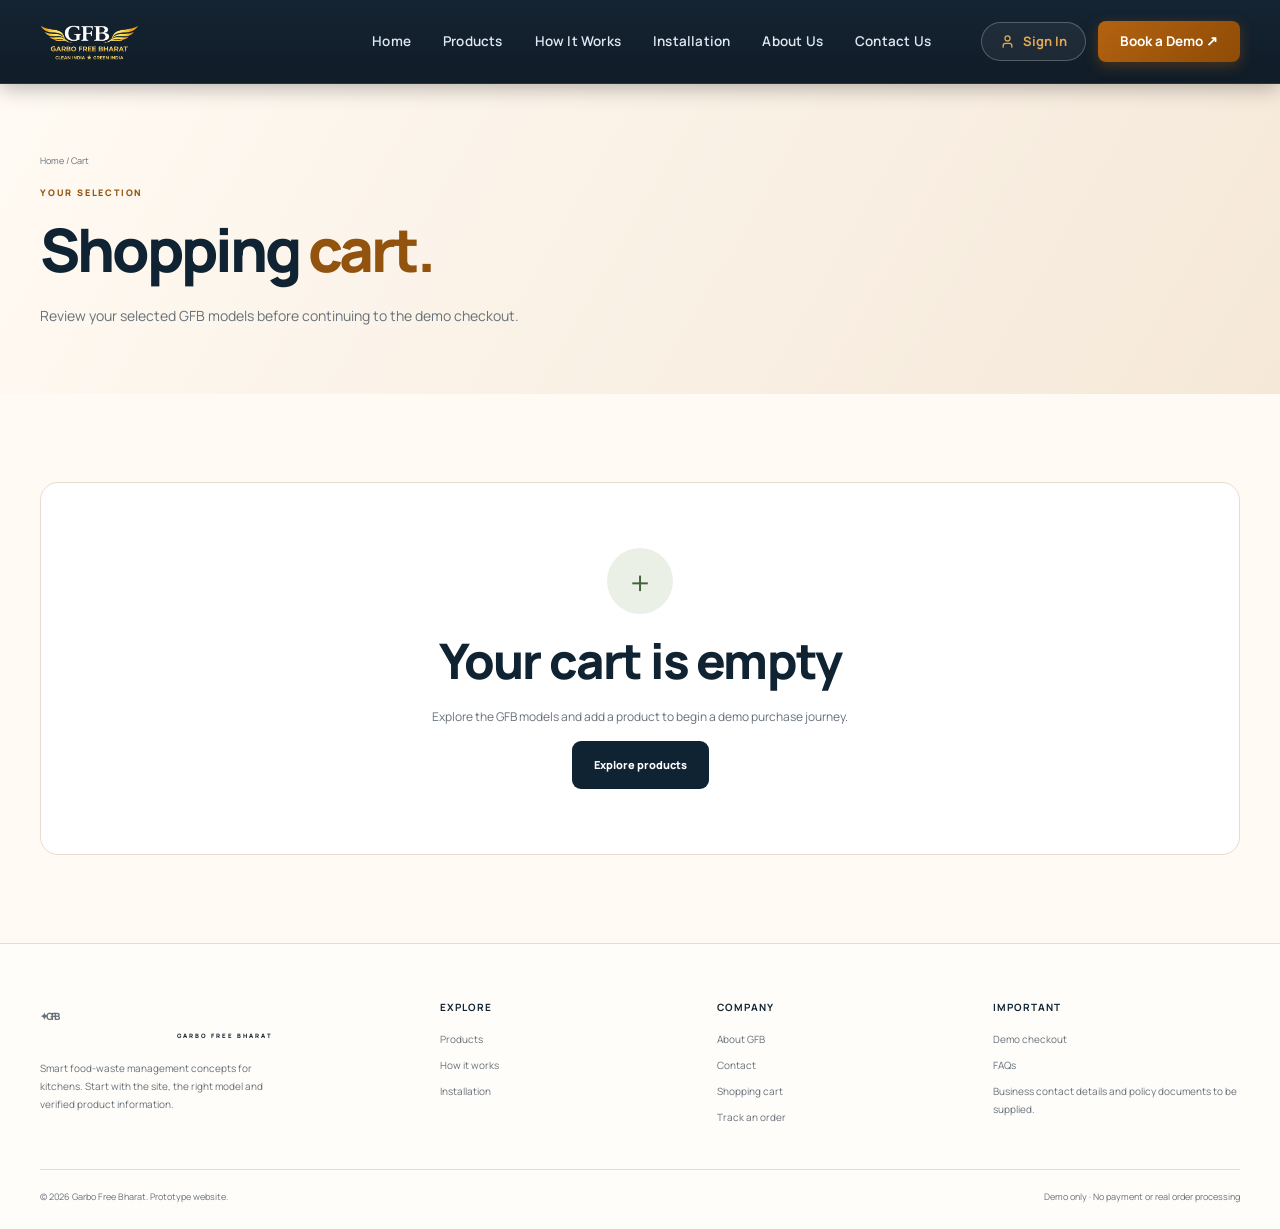
<file: cart.html>
<!doctype html>
<html lang="en"><head><meta charset="utf-8"><meta name="viewport" content="width=device-width,initial-scale=1">
<title>Shopping cart | GFB — Garbo Free Bharat</title><meta name="description" content="Explore GFB food-waste management solutions and installation information.">
<link rel="preconnect" href="https://fonts.googleapis.com"><link rel="preconnect" href="https://fonts.gstatic.com" crossorigin>
<link href="css/style.css" rel="stylesheet"></head><body data-page="cart">
<header class="site-header" id="siteHeader"></header><main><section class="page-hero"><div class="container"><div class="breadcrumb"><a href="index.html">Home</a> / Cart</div><span class="eyebrow">Your selection</span><h1>Shopping <span class="gold">cart.</span></h1><p class="lead">Review your selected GFB models before continuing to the demo checkout.</p></div></section><section class="section"><div class="container" id="cartContent"></div></section></main><footer class="site-footer" id="siteFooter"></footer><div class="toast" id="toast" role="status" aria-live="polite"></div><script src="js/products.js"></script><script src="js/app.js"></script></body></html>
</file>
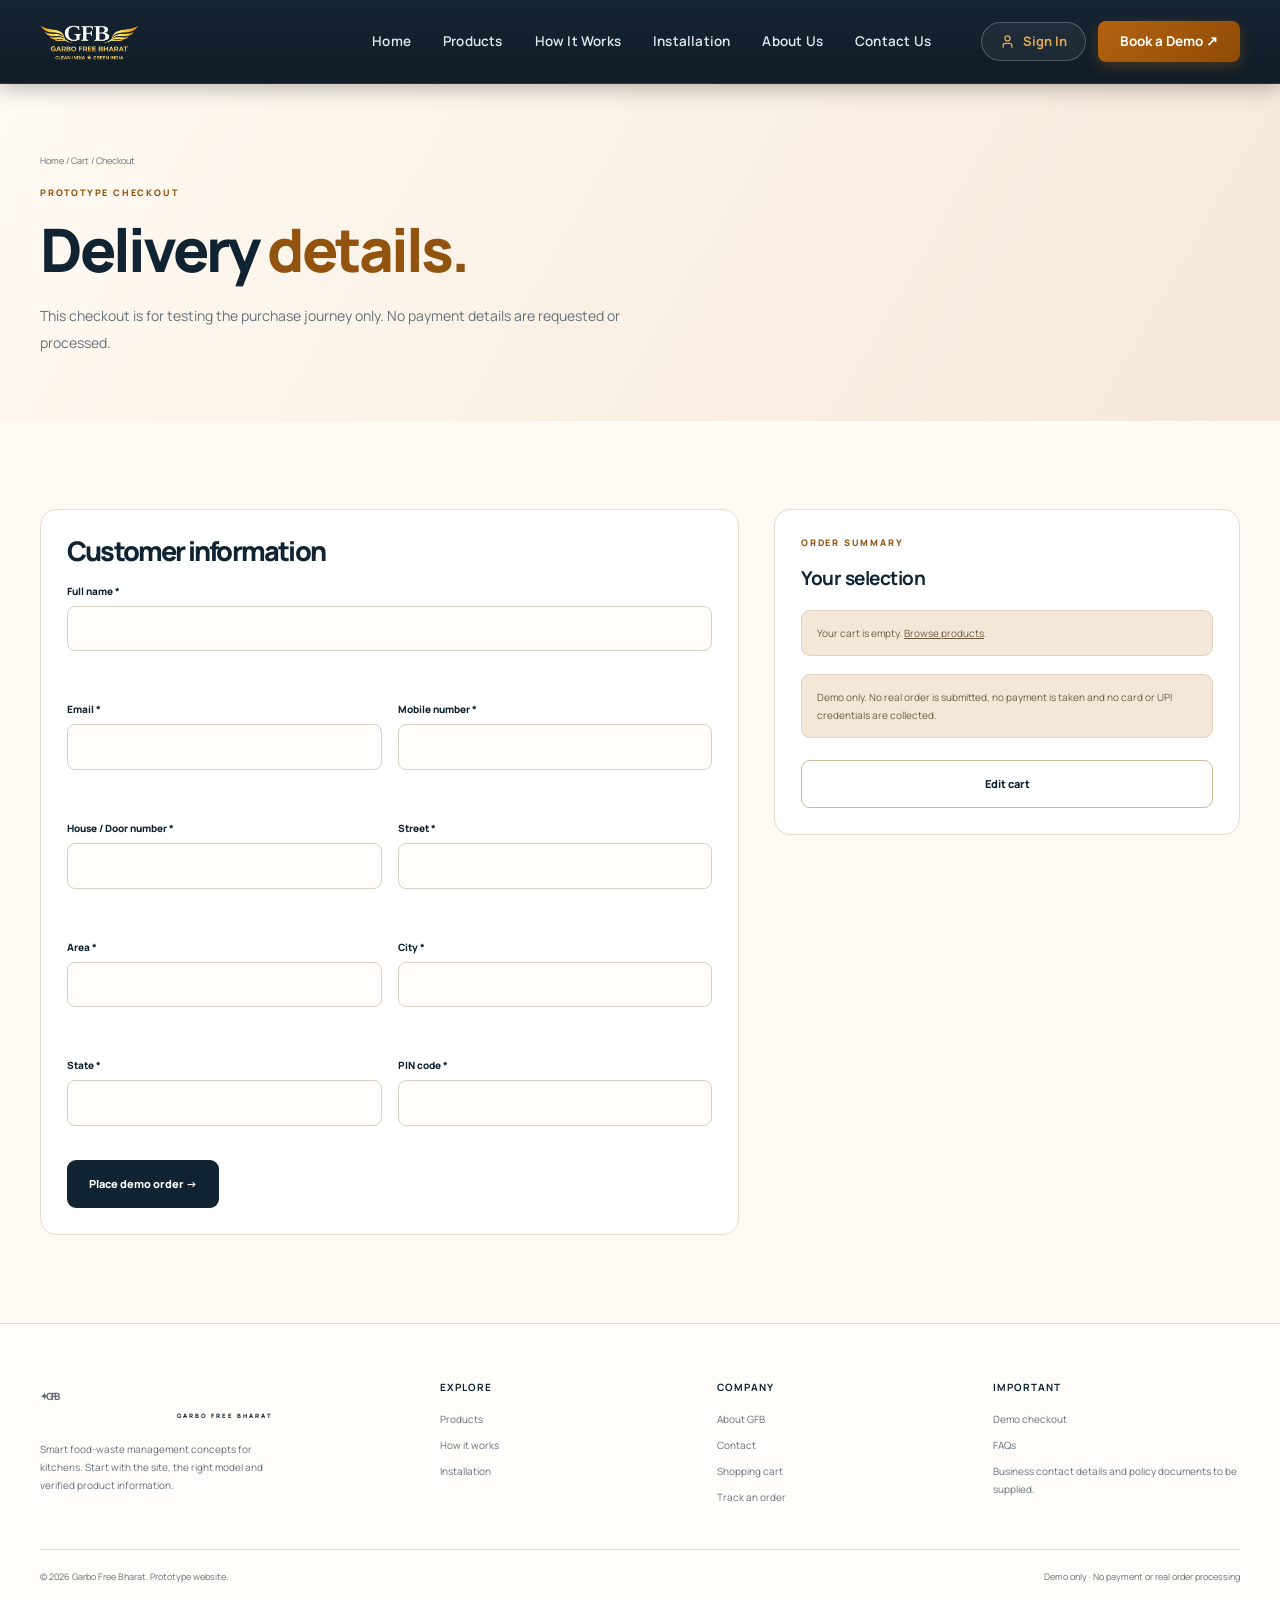
<file: checkout.html>
<!doctype html>
<html lang="en"><head><meta charset="utf-8"><meta name="viewport" content="width=device-width,initial-scale=1">
<title>Checkout | GFB — Garbo Free Bharat</title><meta name="description" content="Explore GFB food-waste management solutions and installation information.">
<link rel="preconnect" href="https://fonts.googleapis.com"><link rel="preconnect" href="https://fonts.gstatic.com" crossorigin>
<link href="css/style.css" rel="stylesheet"></head><body data-page="checkout">
<header class="site-header" id="siteHeader"></header><main><section class="page-hero"><div class="container"><div class="breadcrumb"><a href="index.html">Home</a> / <a href="cart.html">Cart</a> / Checkout</div><span class="eyebrow">Prototype checkout</span><h1>Delivery <span class="gold">details.</span></h1><p class="lead">This checkout is for testing the purchase journey only. No payment details are requested or processed.</p></div></section>
<section class="section"><div class="container form-layout"><form class="form-card" id="checkoutForm"><h2 style="font-size:27px">Customer information</h2><div class="form-grid">
<div class="field full"><label>Full name *</label><input name="fullname" required><span class="error" data-error="fullname"></span></div>
<div class="field"><label>Email *</label><input name="email" type="email" required><span class="error" data-error="email"></span></div>
<div class="field"><label>Mobile number *</label><input name="phone" required inputmode="numeric" maxlength="10"><span class="error" data-error="phone"></span></div>
<div class="field"><label>House / Door number *</label><input name="door" required><span class="error" data-error="door"></span></div>
<div class="field"><label>Street *</label><input name="street" required><span class="error" data-error="street"></span></div>
<div class="field"><label>Area *</label><input name="area" required><span class="error" data-error="area"></span></div>
<div class="field"><label>City *</label><input name="city" required><span class="error" data-error="city"></span></div>
<div class="field"><label>State *</label><input name="state" required><span class="error" data-error="state"></span></div>
<div class="field"><label>PIN code *</label><input name="pincode" required inputmode="numeric" maxlength="6"><span class="error" data-error="pincode"></span></div>
</div><button class="btn btn-dark" id="placeOrder" type="submit">Place demo order →</button></form><aside class="summary-card"><span class="eyebrow">Order summary</span><h3>Your selection</h3><div id="checkoutSummary"></div><p class="notice" style="margin-top:18px">Demo only. No real order is submitted, no payment is taken and no card or UPI credentials are collected.</p><a href="cart.html" class="btn btn-outline" style="width:100%;margin-top:12px">Edit cart</a></aside></div></section></main><footer class="site-footer" id="siteFooter"></footer><div class="toast" id="toast" role="status" aria-live="polite"></div><script src="js/products.js"></script><script src="js/app.js"></script></body></html>
</file>
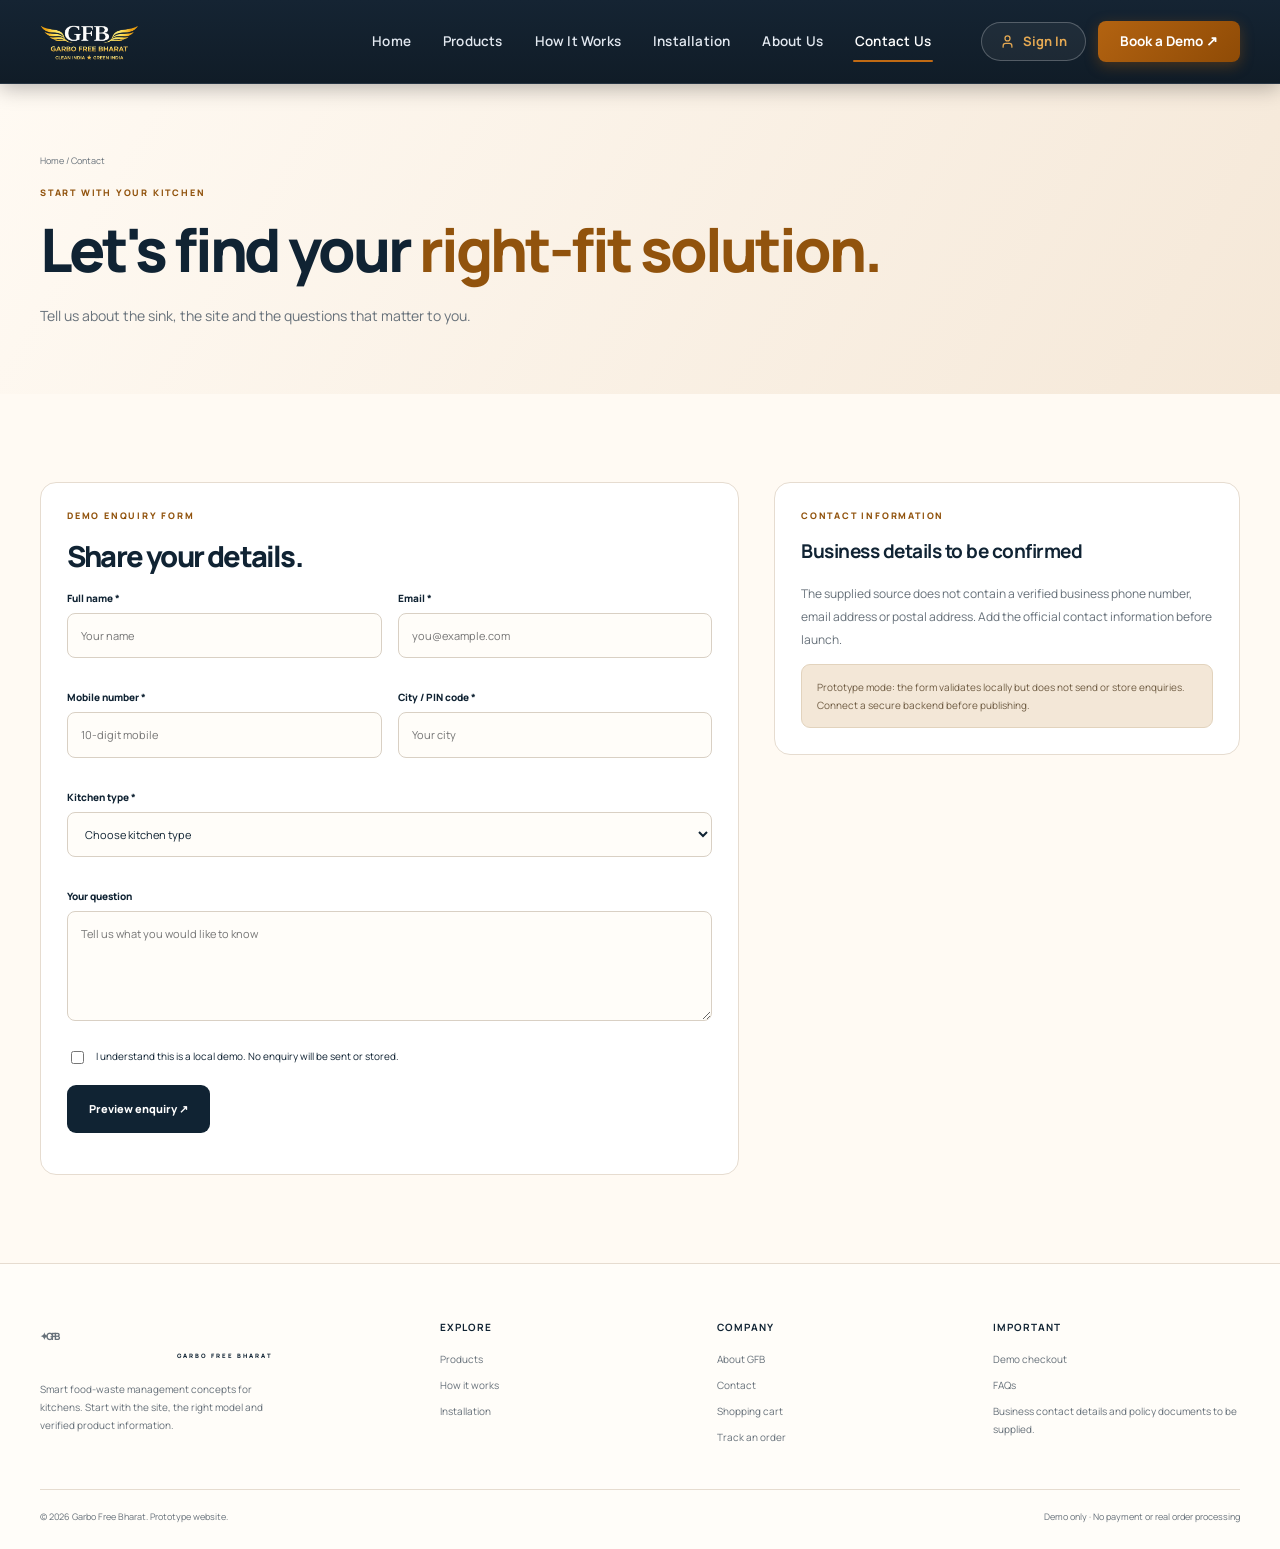
<file: contact.html>
<!doctype html>
<html lang="en"><head><meta charset="utf-8"><meta name="viewport" content="width=device-width,initial-scale=1">
<title>Contact us | GFB — Garbo Free Bharat</title><meta name="description" content="Explore GFB food-waste management solutions and installation information.">
<link rel="preconnect" href="https://fonts.googleapis.com"><link rel="preconnect" href="https://fonts.gstatic.com" crossorigin>
<link href="css/style.css" rel="stylesheet"></head><body data-page="contact">
<header class="site-header" id="siteHeader"></header><main><section class="page-hero"><div class="container"><div class="breadcrumb"><a href="index.html">Home</a> / Contact</div><span class="eyebrow">Start with your kitchen</span><h1>Let's find your <span class="gold">right-fit solution.</span></h1><p class="lead">Tell us about the sink, the site and the questions that matter to you.</p></div></section>
<section class="section"><div class="container form-layout"><form class="form-card" id="contactForm"><span class="eyebrow">Demo enquiry form</span><h2 style="font-size:29px">Share your details.</h2><div class="form-grid"><div class="field"><label for="name">Full name *</label><input id="name" name="name" required placeholder="Your name"></div><div class="field"><label for="email">Email *</label><input id="email" name="email" type="email" required placeholder="you@example.com"></div><div class="field"><label for="phone">Mobile number *</label><input id="phone" name="phone" required inputmode="numeric" pattern="[6-9][0-9]{9}" placeholder="10-digit mobile"></div><div class="field"><label for="city">City / PIN code *</label><input id="city" name="city" required placeholder="Your city"></div><div class="field full"><label for="type">Kitchen type *</label><select id="type" name="type" required><option value="">Choose kitchen type</option><option>Home / apartment</option><option>Hotel / restaurant</option><option>Cloud kitchen / canteen</option><option>Other</option></select></div><div class="field full"><label for="message">Your question</label><textarea id="message" name="message" placeholder="Tell us what you would like to know"></textarea></div></div><label style="display:flex;gap:9px;font-size:10px;margin:12px 0 18px"><input type="checkbox" required> I understand this is a local demo. No enquiry will be sent or stored.</label><button class="btn btn-dark" type="submit">Preview enquiry ↗</button><p id="contactStatus" class="copy" aria-live="polite" style="margin-top:15px"></p></form><aside class="summary-card"><span class="eyebrow">Contact information</span><h3>Business details to be confirmed</h3><p class="copy">The supplied source does not contain a verified business phone number, email address or postal address. Add the official contact information before launch.</p><div class="notice">Prototype mode: the form validates locally but does not send or store enquiries. Connect a secure backend before publishing.</div></aside></div></section></main><footer class="site-footer" id="siteFooter"></footer><div class="toast" id="toast" role="status" aria-live="polite"></div><script src="js/products.js"></script><script src="js/app.js"></script></body></html>
</file>
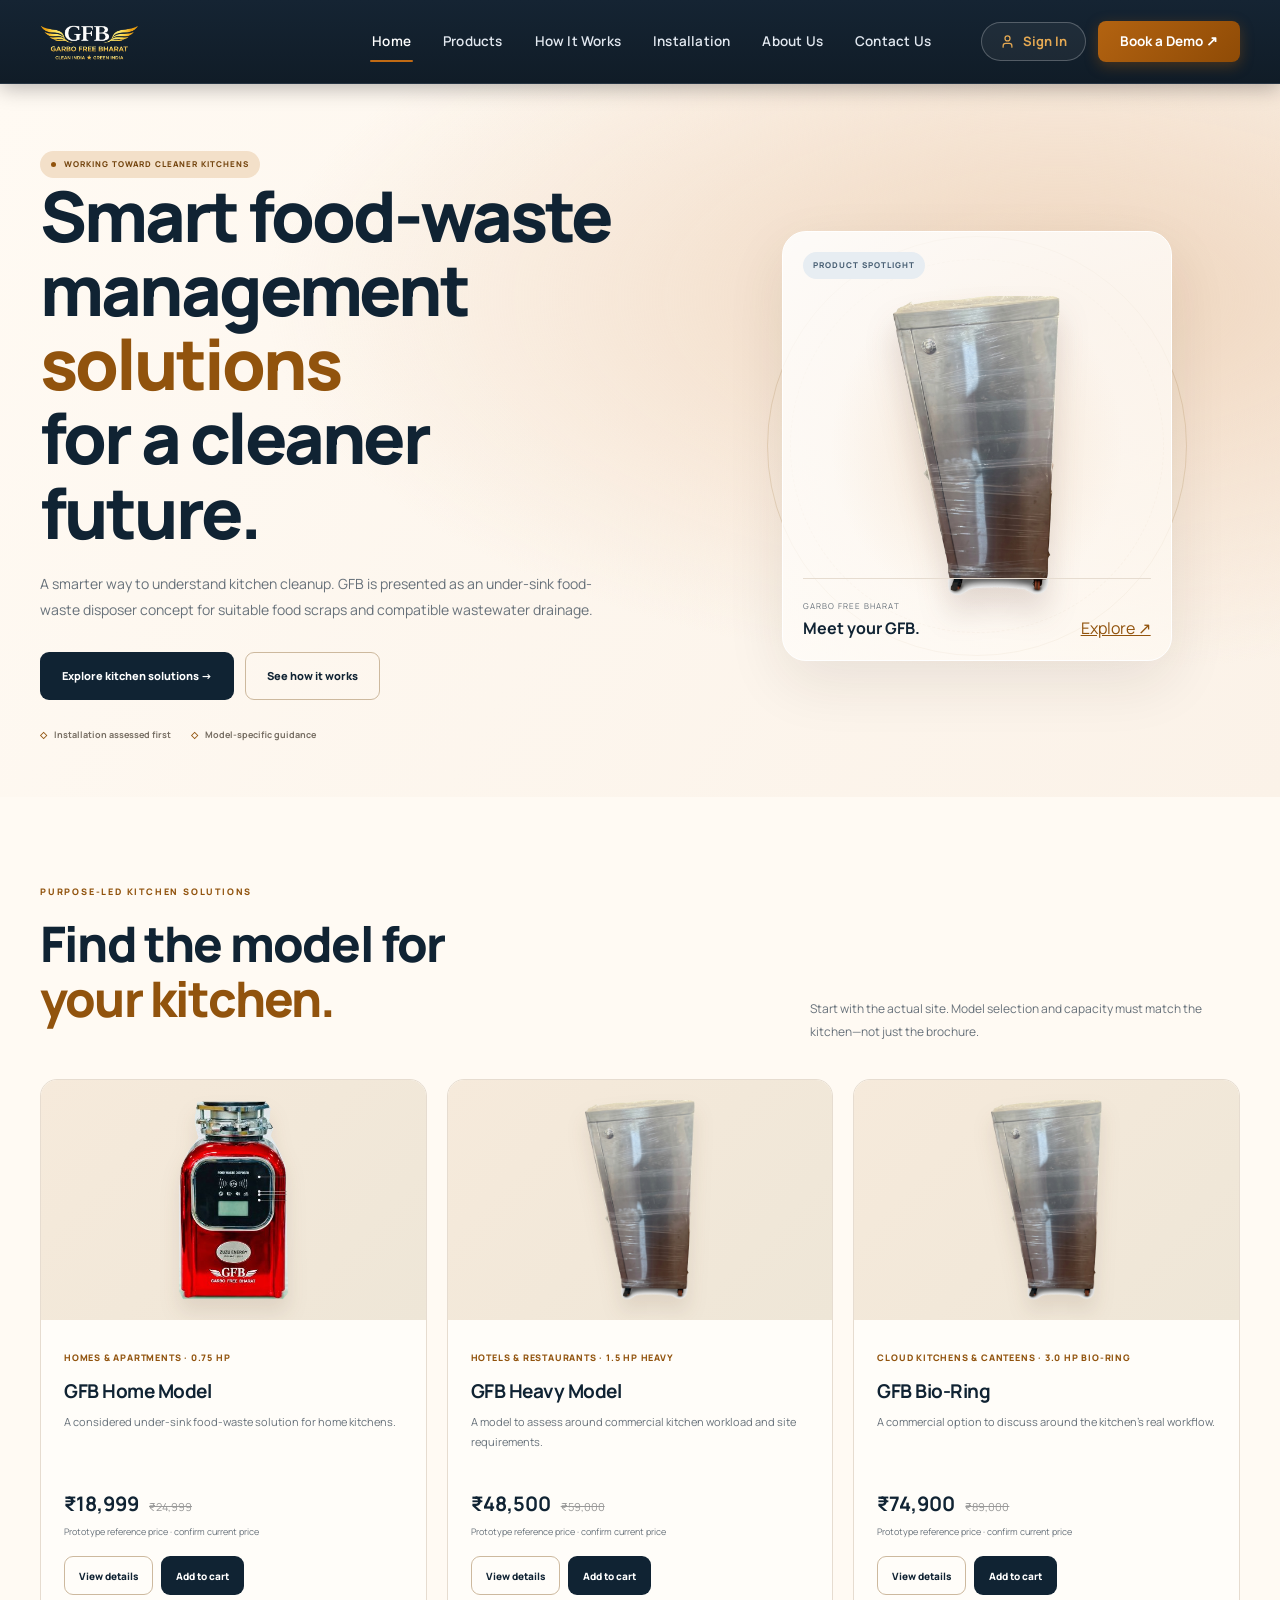
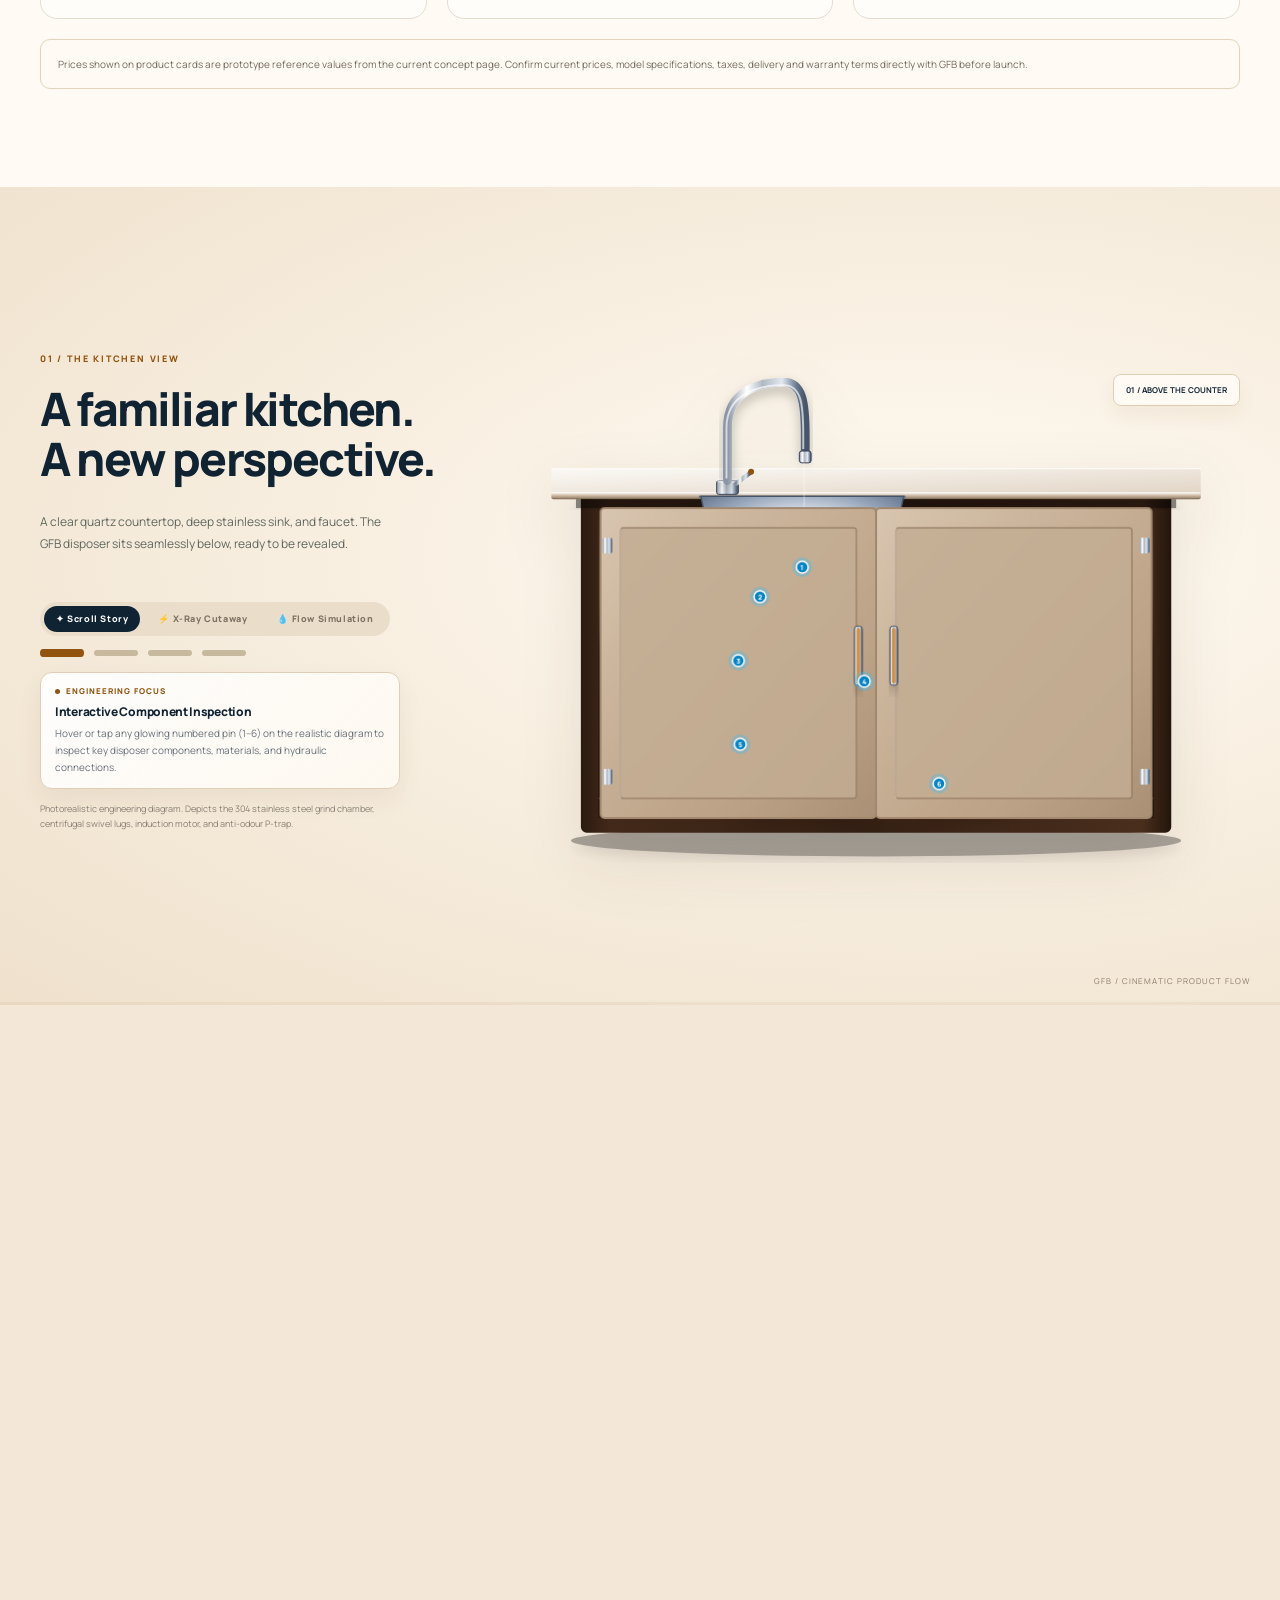
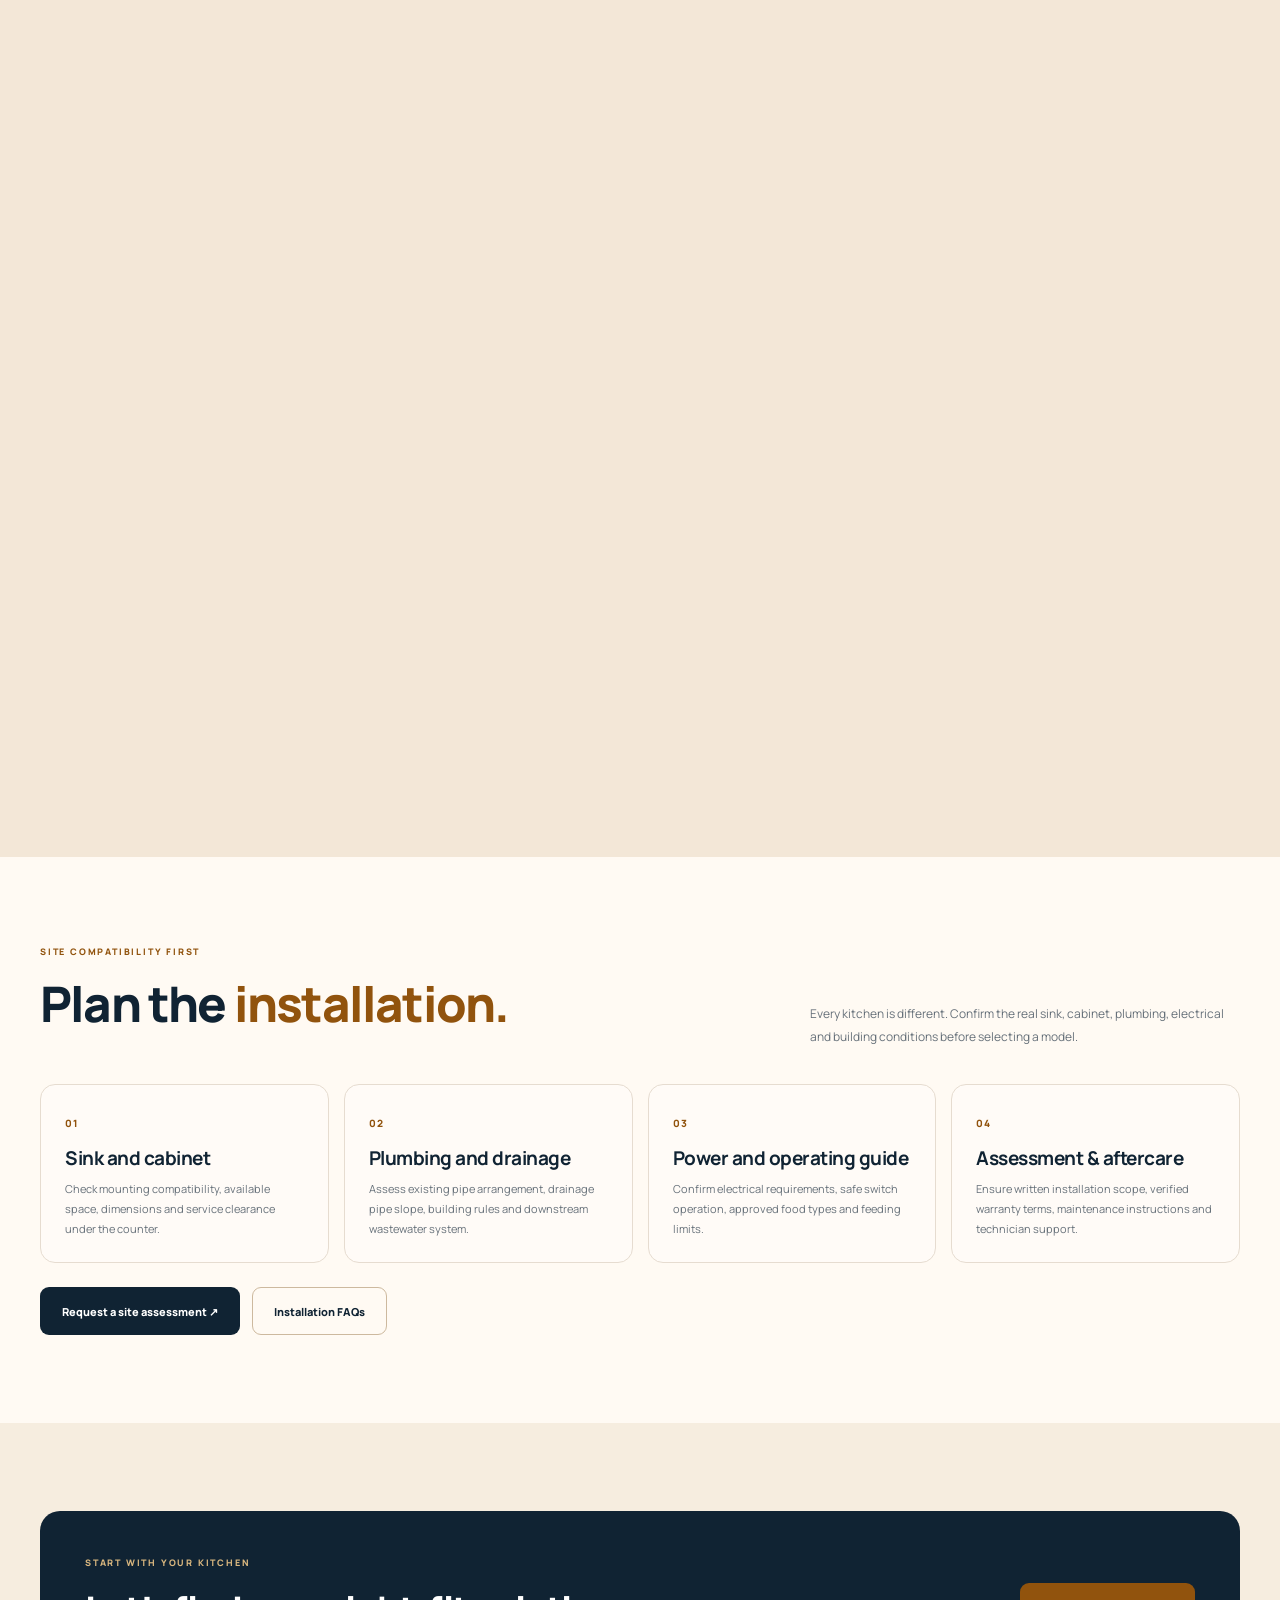
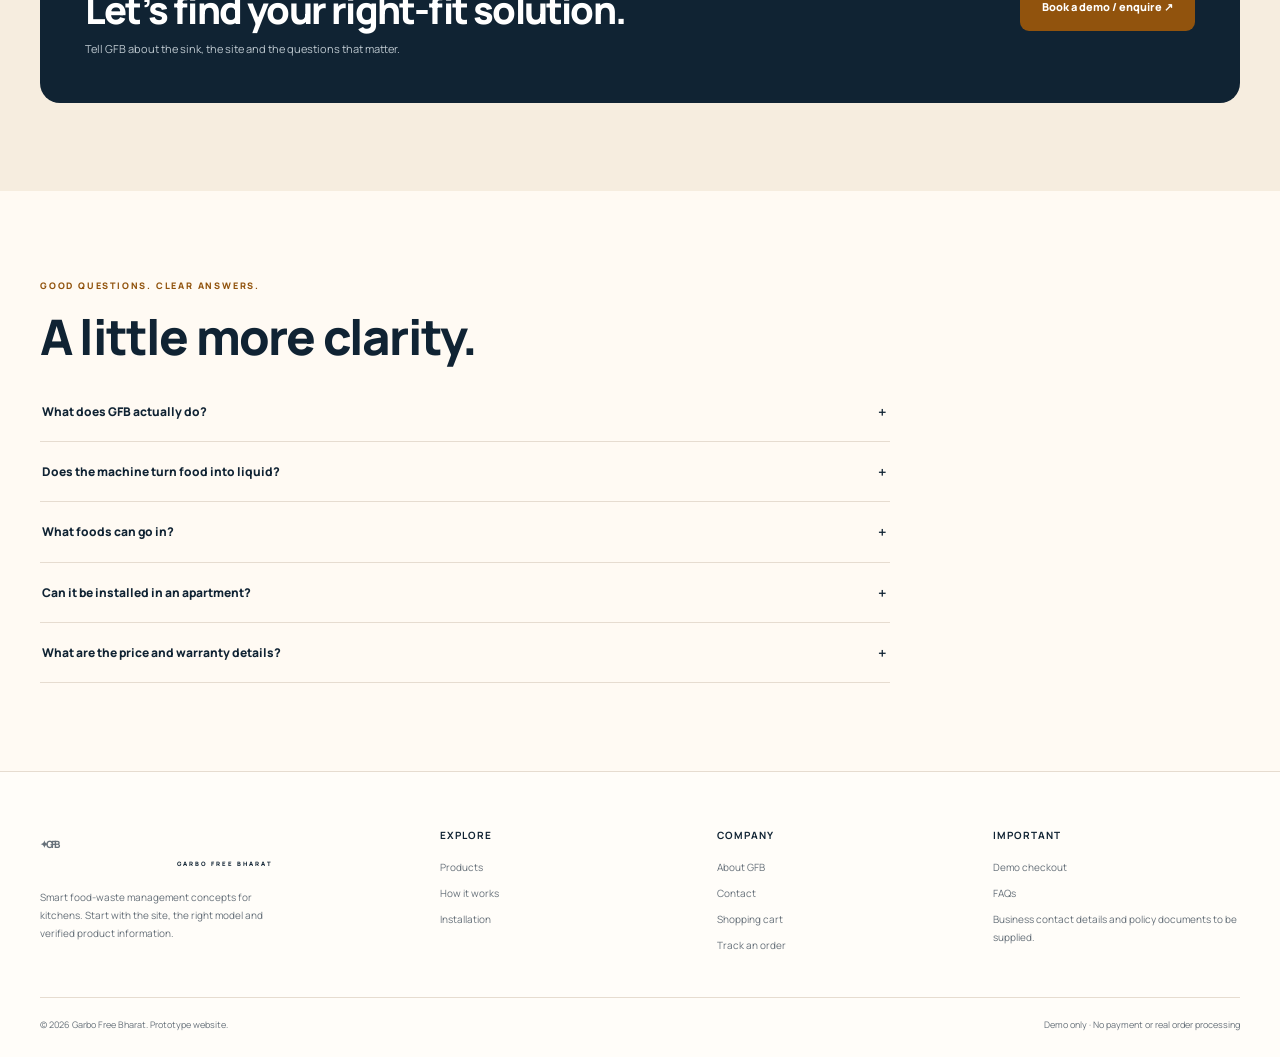
<file: how-it-works.html>
<!doctype html>
<html lang="en"><head><meta charset="utf-8"><meta name="viewport" content="width=device-width,initial-scale=1">
<title>How it works | GFB — Garbo Free Bharat</title>
<meta http-equiv="refresh" content="0;url=index.html#how-it-works">
<script>location.replace('index.html#how-it-works');</script>
</head><body><p>Redirecting to <a href="index.html#how-it-works">How It Works section</a>...</p></body></html>
</file>
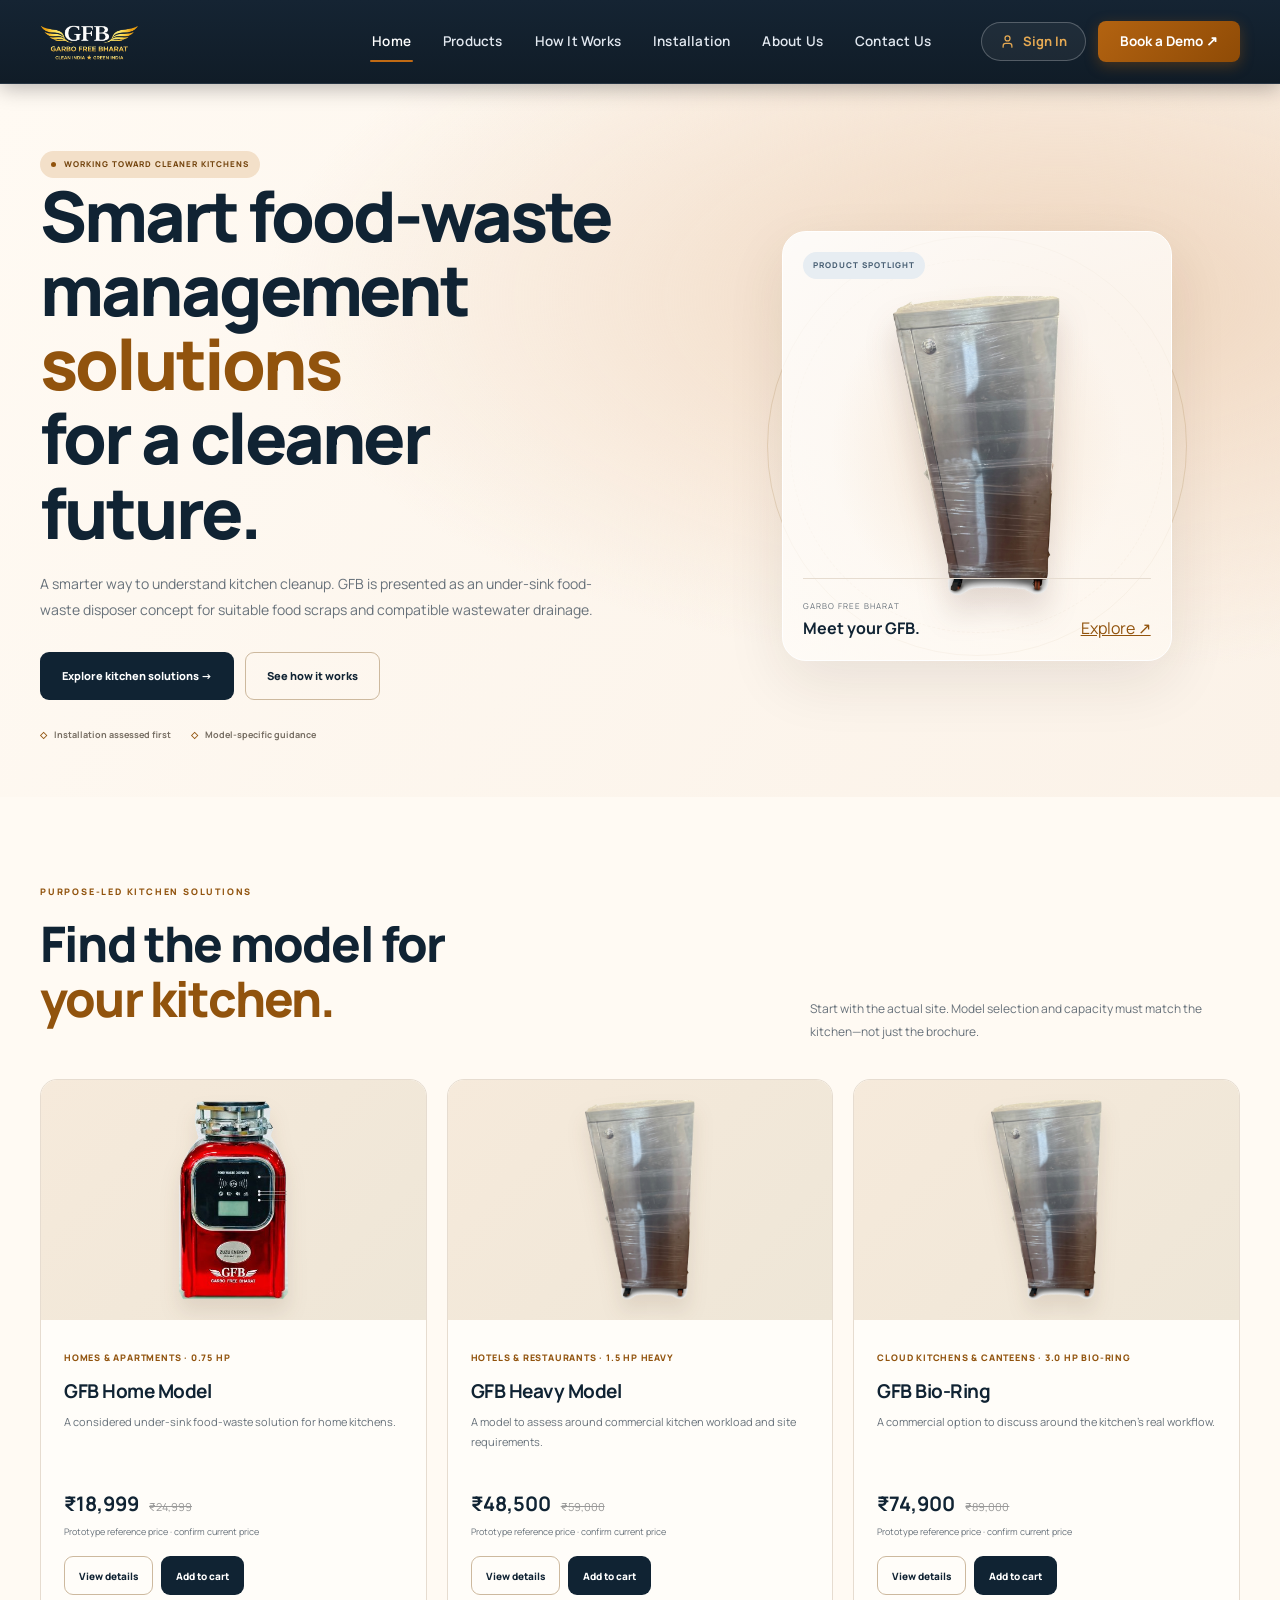
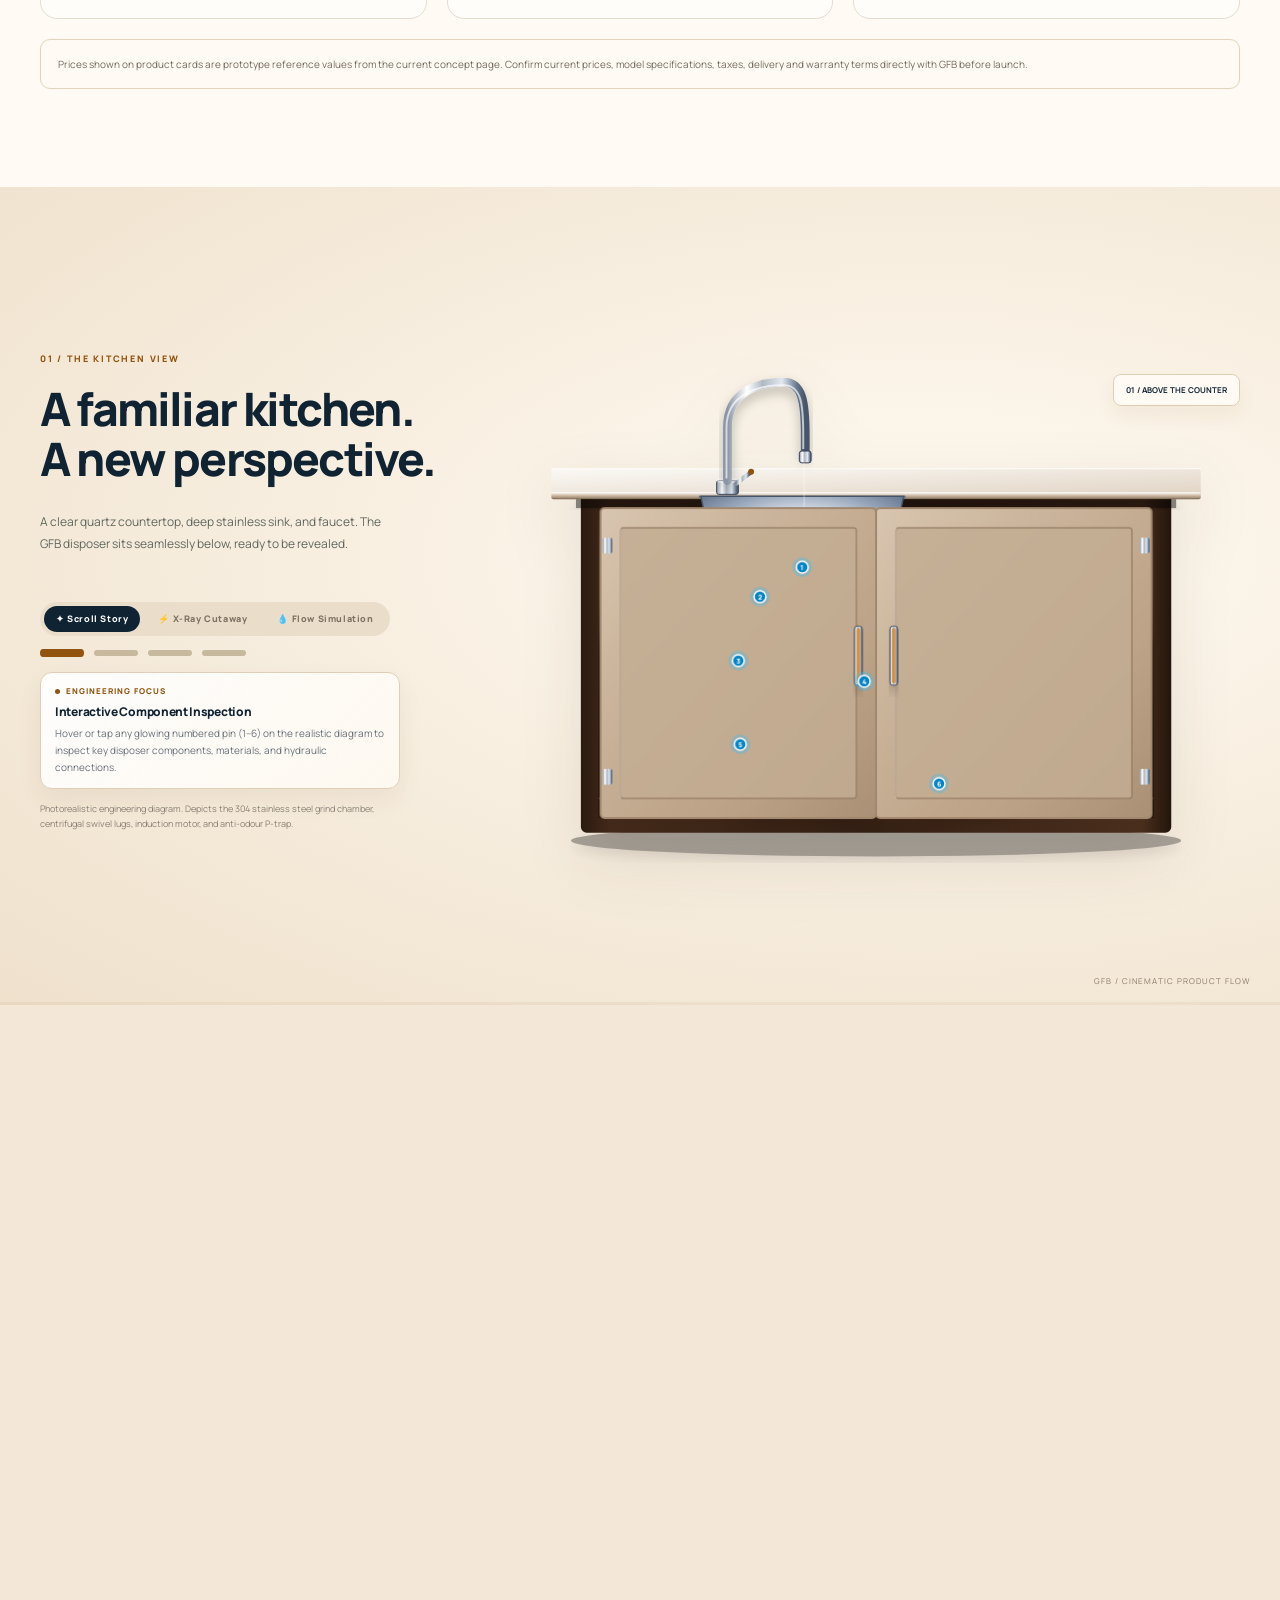
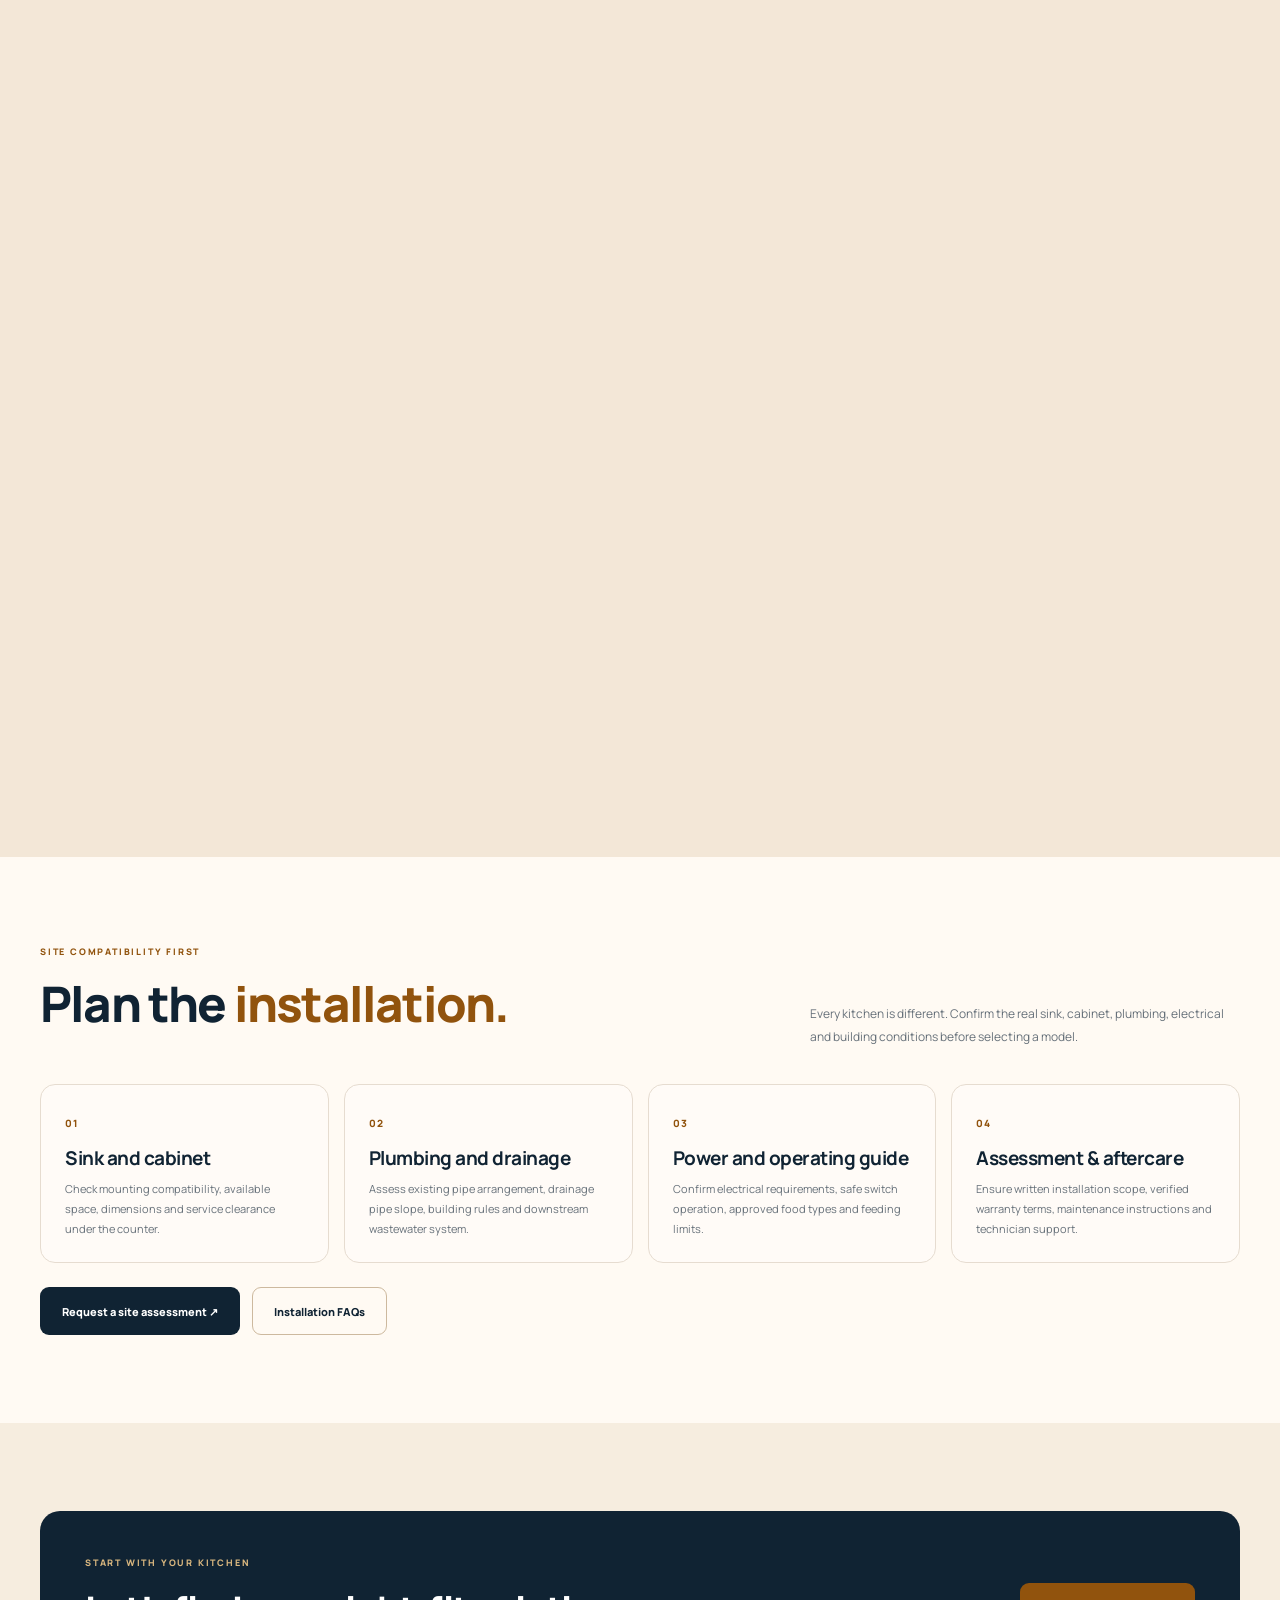
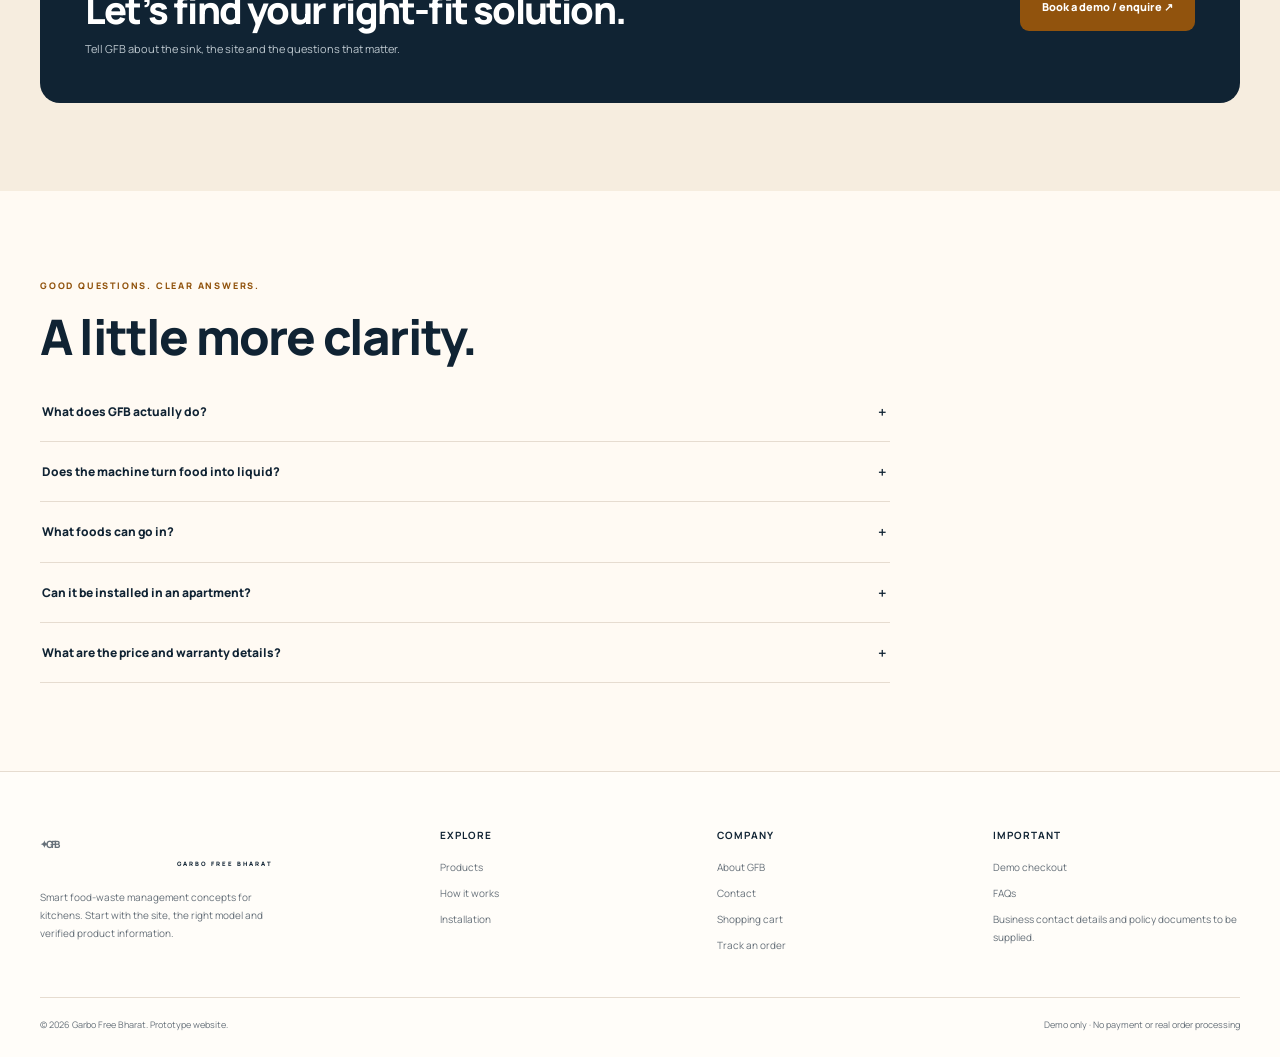
<file: installation.html>
<!doctype html>
<html lang="en"><head><meta charset="utf-8"><meta name="viewport" content="width=device-width,initial-scale=1">
<title>Installation | GFB — Garbo Free Bharat</title>
<meta http-equiv="refresh" content="0;url=index.html#installation">
<script>location.replace('index.html#installation');</script>
</head><body><p>Redirecting to <a href="index.html#installation">Installation section</a>...</p></body></html>
</file>
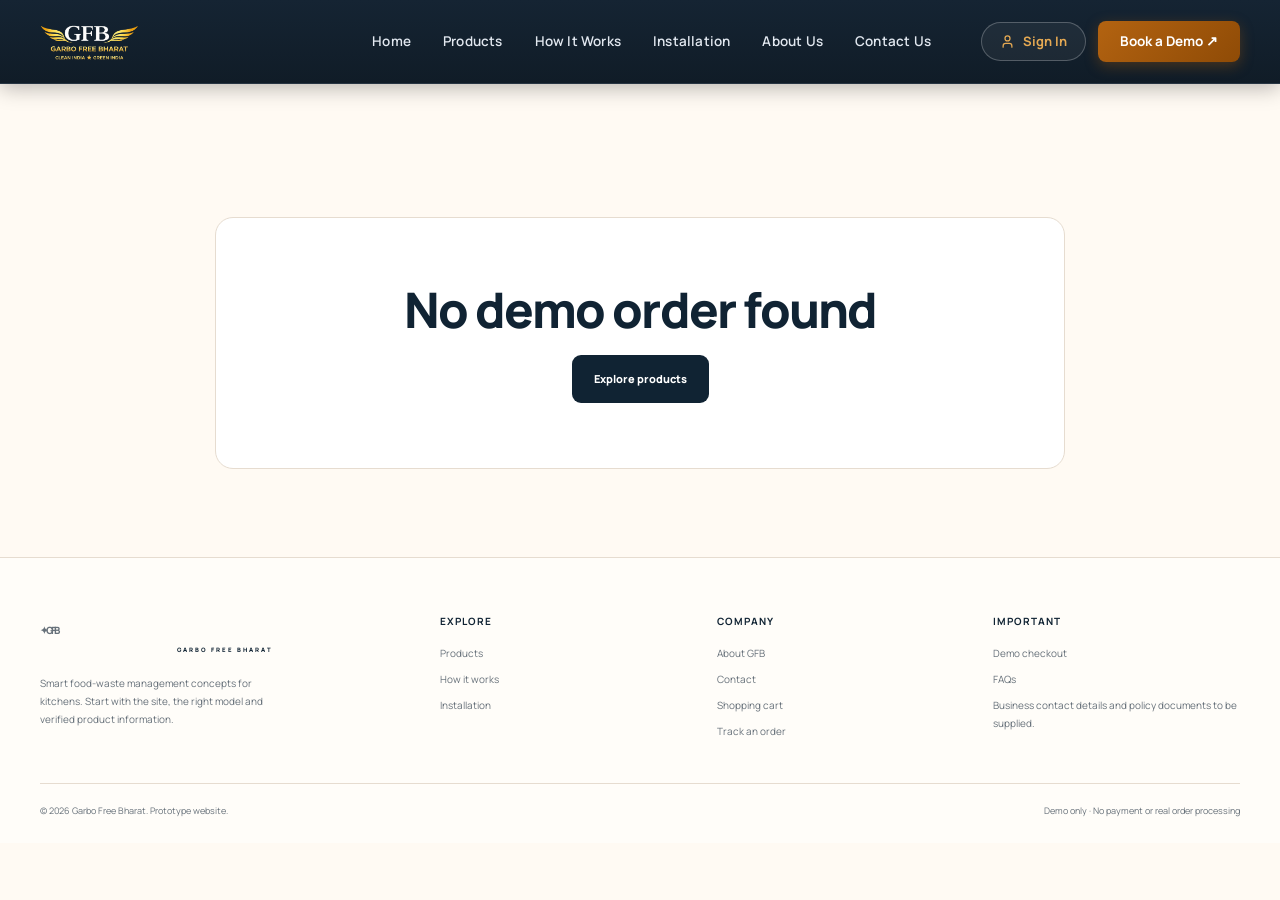
<file: order-confirmation.html>
<!doctype html>
<html lang="en"><head><meta charset="utf-8"><meta name="viewport" content="width=device-width,initial-scale=1">
<title>Demo order confirmation | GFB — Garbo Free Bharat</title><meta name="description" content="Explore GFB food-waste management solutions and installation information.">
<link rel="preconnect" href="https://fonts.googleapis.com"><link rel="preconnect" href="https://fonts.gstatic.com" crossorigin>
<link href="css/style.css" rel="stylesheet"></head><body data-page="confirmation">
<header class="site-header" id="siteHeader"></header><main><section class="section"><div class="container" style="text-align:center;max-width:850px;padding-top:45px"><div id="confirmation"></div></div></section></main><footer class="site-footer" id="siteFooter"></footer><div class="toast" id="toast" role="status" aria-live="polite"></div><script src="js/products.js"></script><script src="js/app.js"></script></body></html>
</file>
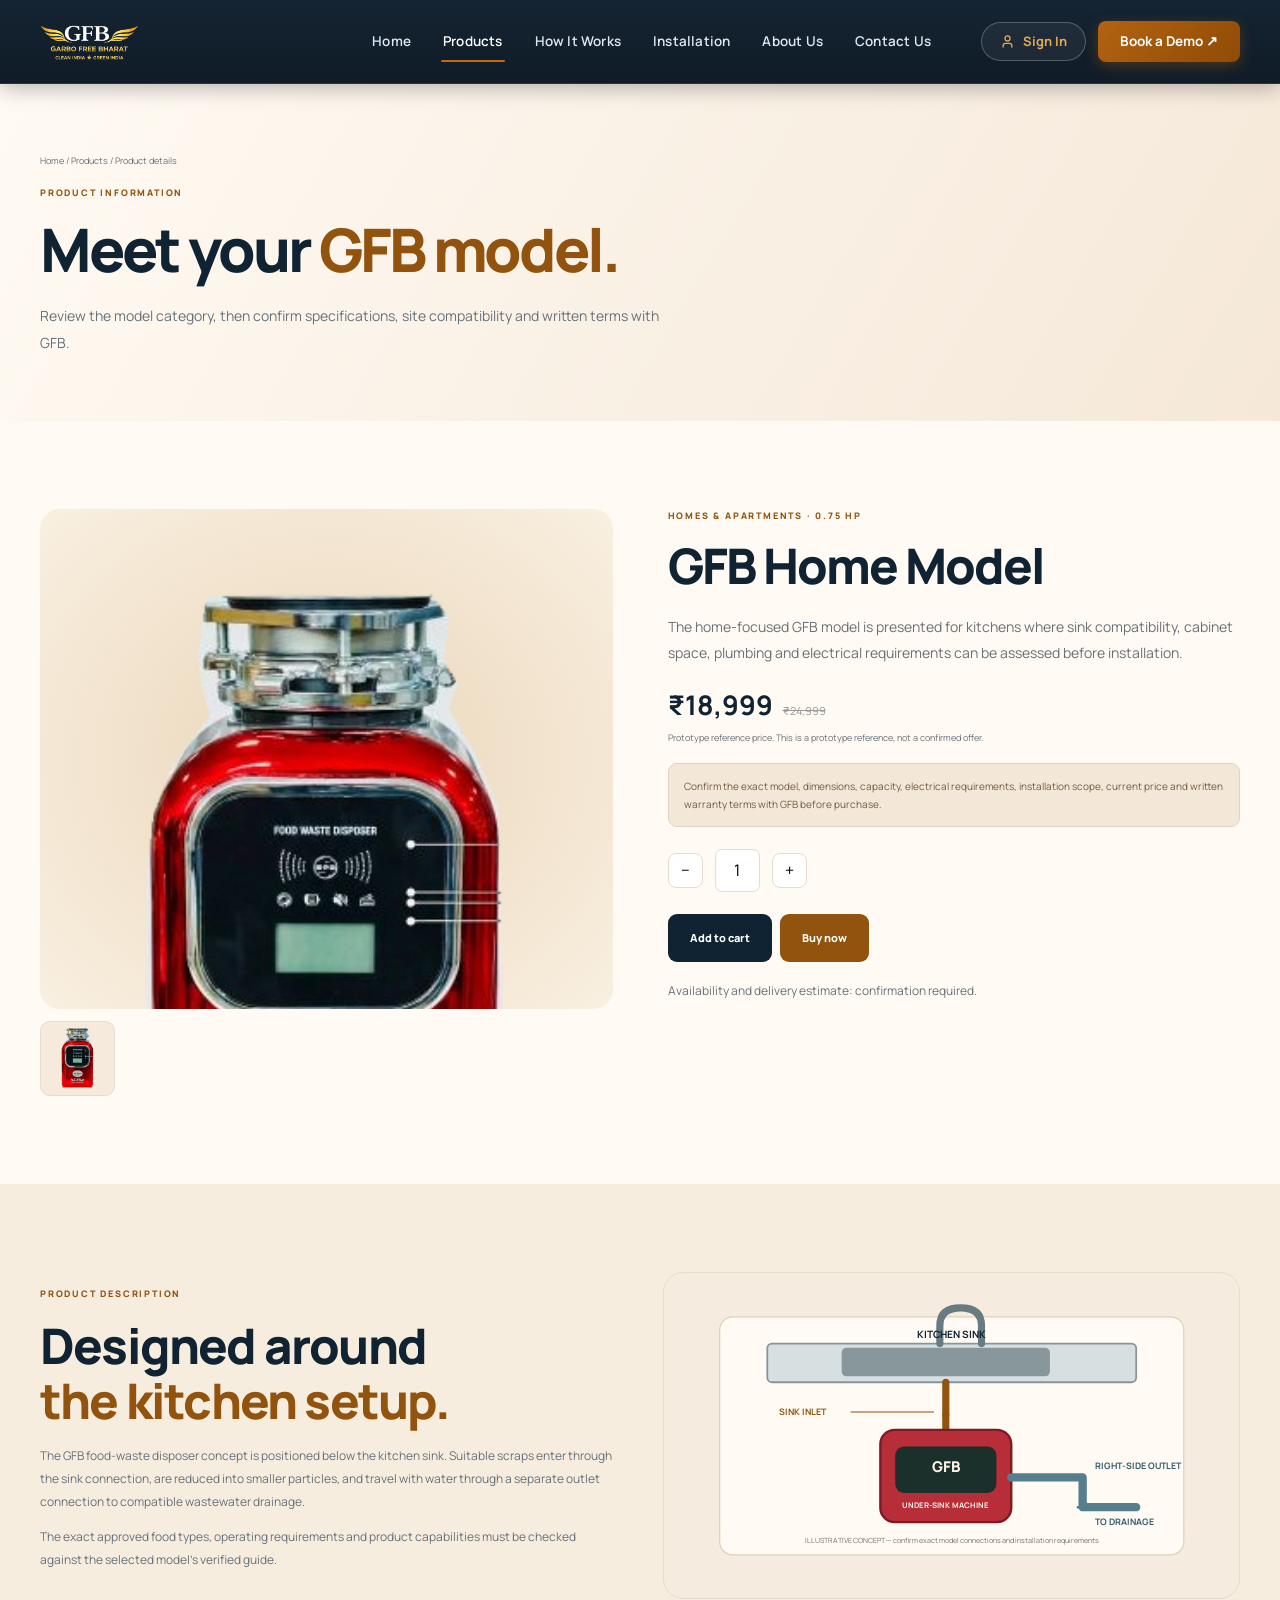
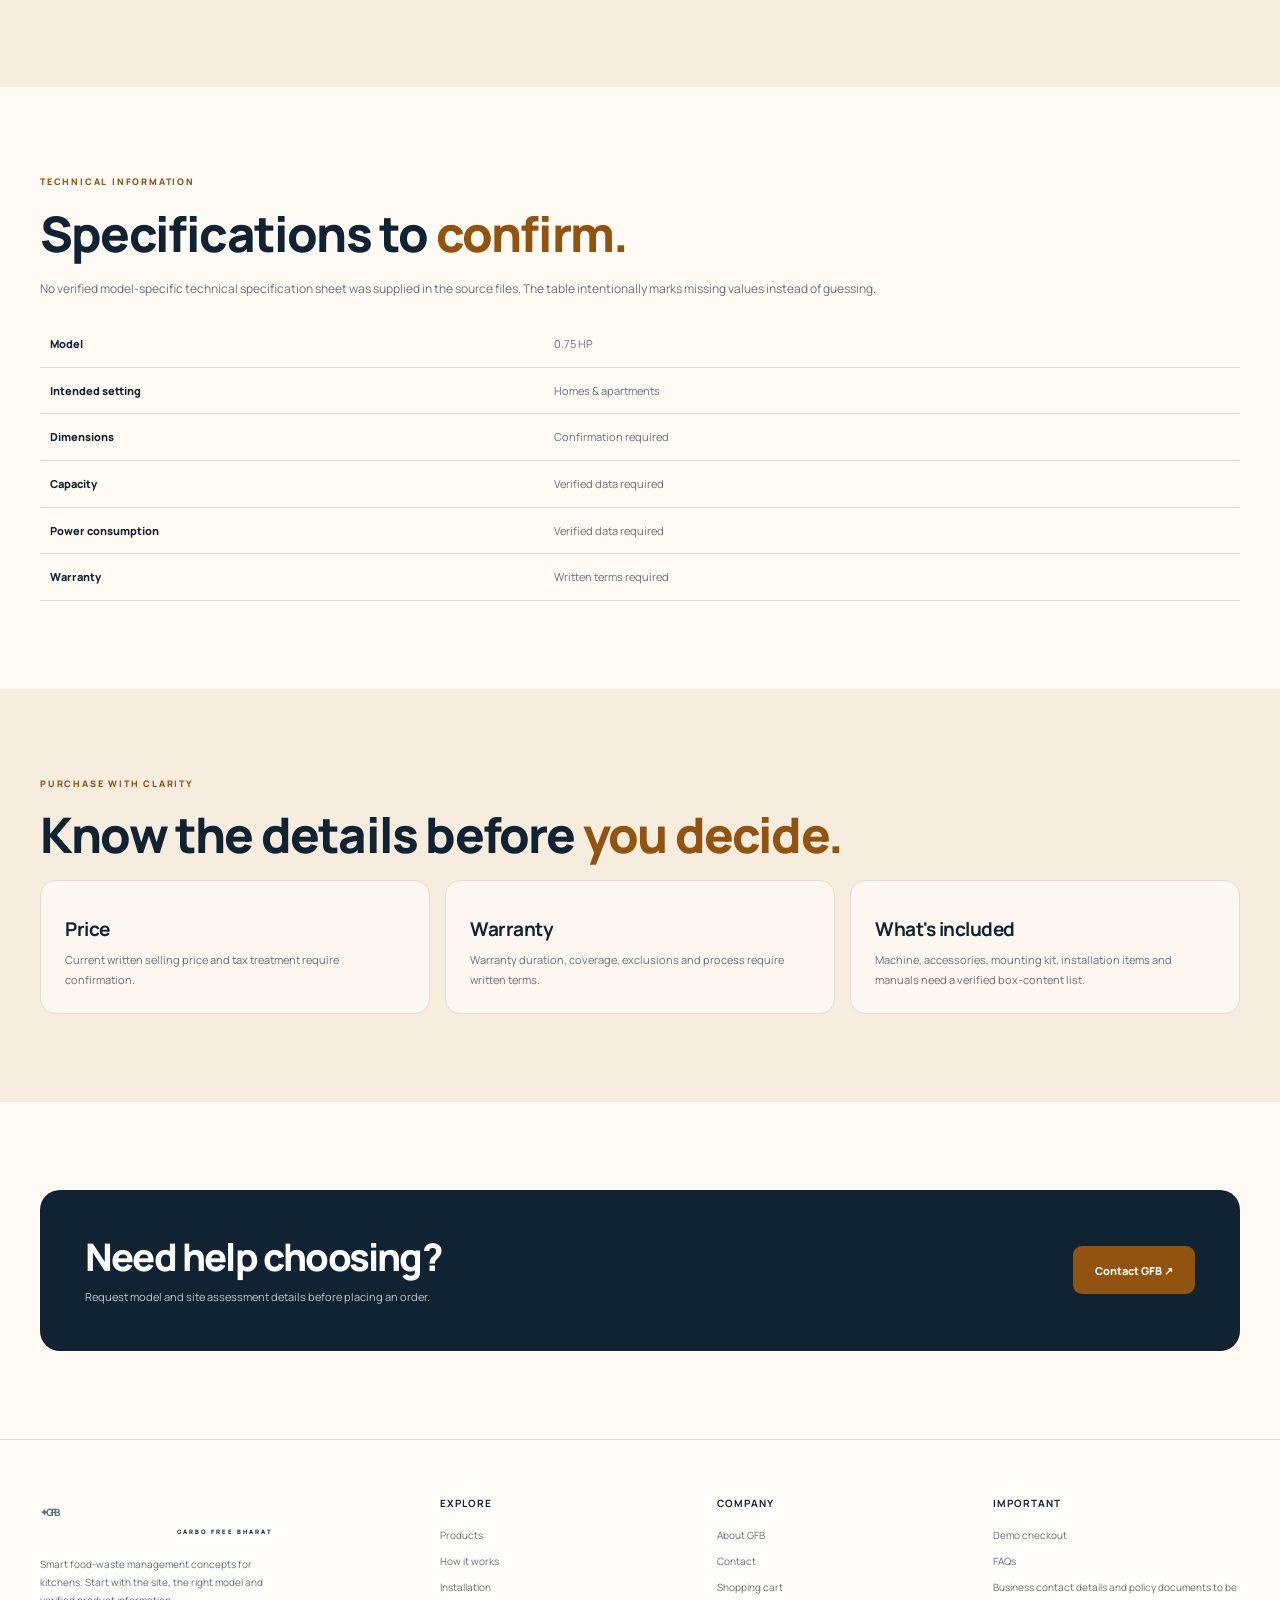
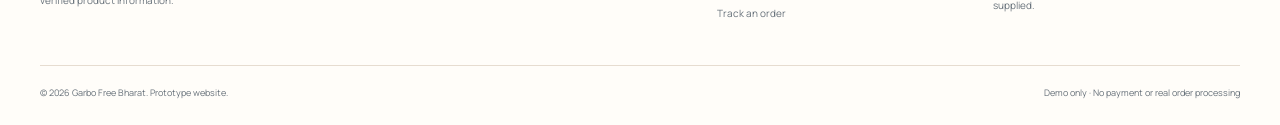
<file: product.html>
<!doctype html>
<html lang="en"><head><meta charset="utf-8"><meta name="viewport" content="width=device-width,initial-scale=1">
<title>Product details | GFB — Garbo Free Bharat</title><meta name="description" content="Explore GFB food-waste management solutions and installation information.">
<link rel="preconnect" href="https://fonts.googleapis.com"><link rel="preconnect" href="https://fonts.gstatic.com" crossorigin>
<link href="css/style.css" rel="stylesheet"></head><body data-page="products">
<header class="site-header" id="siteHeader"></header><main><section class="page-hero"><div class="container"><div class="breadcrumb"><a href="index.html#hero">Home</a> / <a href="index.html#products">Products</a> / Product details</div><span class="eyebrow">Product information</span><h1>Meet your <span class="gold">GFB model.</span></h1><p class="lead">Review the model category, then confirm specifications, site compatibility and written terms with GFB.</p></div></section><section class="section"><div class="container" id="productDetail"></div></section>
<section class="section section-soft"><div class="container content-split"><div><span class="eyebrow">Product description</span><h2>Designed around<br><span class="gold">the kitchen setup.</span></h2><p class="copy">The GFB food-waste disposer concept is positioned below the kitchen sink. Suitable scraps enter through the sink connection, are reduced into smaller particles, and travel with water through a separate outlet connection to compatible wastewater drainage.</p><p class="copy">The exact approved food types, operating requirements and product capabilities must be checked against the selected model's verified guide.</p></div>
<div class="diagram"><svg viewBox="0 0 900 480" role="img" aria-label="Illustrative under-sink layout: sink above machine, inlet from sink to machine, outlet from the machine's right side to drainage">
<rect x="60" y="40" width="780" height="400" rx="22" fill="#fffaf3" stroke="#dfcfb8" stroke-width="2"/>
<rect x="140" y="85" width="620" height="65" rx="8" fill="#d8dfe0" stroke="#87959a" stroke-width="3"/>
<rect x="265" y="92" width="350" height="48" rx="8" fill="#87979c"/>
<path d="M430 85V55Q430 25 465 25Q500 25 500 55V85" fill="none" stroke="#687b80" stroke-width="12" stroke-linecap="round"/>
<text x="450" y="75" text-anchor="middle" fill="#102333" font-size="17" font-weight="700">KITCHEN SINK</text>
<path d="M440 150V205" stroke="#91530d" stroke-width="12" stroke-linecap="round"/>
<path d="M440 205V230" stroke="#91530d" stroke-width="12" stroke-linecap="round"/>
<rect x="330" y="230" width="220" height="155" rx="24" fill="#b72d38" stroke="#7c1b24" stroke-width="4"/>
<rect x="355" y="258" width="170" height="78" rx="15" fill="#1b302a"/>
<text x="440" y="301" text-anchor="middle" fill="#fff5e8" font-size="25" font-weight="800">GFB</text>
<text x="440" y="361" text-anchor="middle" fill="#fff5e8" font-size="13" font-weight="700">UNDER-SINK MACHINE</text>
<path d="M550 310H670V360H760" fill="none" stroke="#557f8c" stroke-width="14" stroke-linejoin="round" stroke-linecap="round"/>
<path d="M660 360H760" stroke="#557f8c" stroke-width="4" stroke-dasharray="8 8"/>
<text x="690" y="295" fill="#315c68" font-size="15" font-weight="700">RIGHT-SIDE OUTLET</text>
<text x="690" y="390" fill="#315c68" font-size="15" font-weight="700">TO DRAINAGE</text>
<text x="160" y="205" fill="#91530d" font-size="15" font-weight="700">SINK INLET</text>
<path d="M280 200H420" stroke="#91530d" stroke-width="2"/>
<text x="450" y="420" text-anchor="middle" fill="#7a7063" font-size="12">ILLUSTRATIVE CONCEPT — confirm exact model connections and installation requirements</text>
</svg></div></div></section>
<section class="section"><div class="container"><span class="eyebrow">Technical information</span><h2>Specifications to <span class="gold">confirm.</span></h2><p class="copy">No verified model-specific technical specification sheet was supplied in the source files. The table intentionally marks missing values instead of guessing.</p><table class="spec-table"><tbody id="specRows"></tbody></table></div></section>
<section class="section section-soft"><div class="container"><span class="eyebrow">Purchase with clarity</span><h2>Know the details before <span class="gold">you decide.</span></h2><div class="feature-grid"><article class="feature"><h3>Price</h3><p>Current written selling price and tax treatment require confirmation.</p></article><article class="feature"><h3>Warranty</h3><p>Warranty duration, coverage, exclusions and process require written terms.</p></article><article class="feature"><h3>What's included</h3><p>Machine, accessories, mounting kit, installation items and manuals need a verified box-content list.</p></article></div></div></section>
<section class="section"><div class="container"><div class="cta-band"><div><h2>Need help choosing?</h2><p>Request model and site assessment details before placing an order.</p></div><a class="btn btn-bronze" href="contact.html">Contact GFB ↗</a></div></div></section></main><footer class="site-footer" id="siteFooter"></footer><div class="toast" id="toast" role="status" aria-live="polite"></div><script src="js/products.js"></script><script src="js/app.js"></script></body></html>
</file>
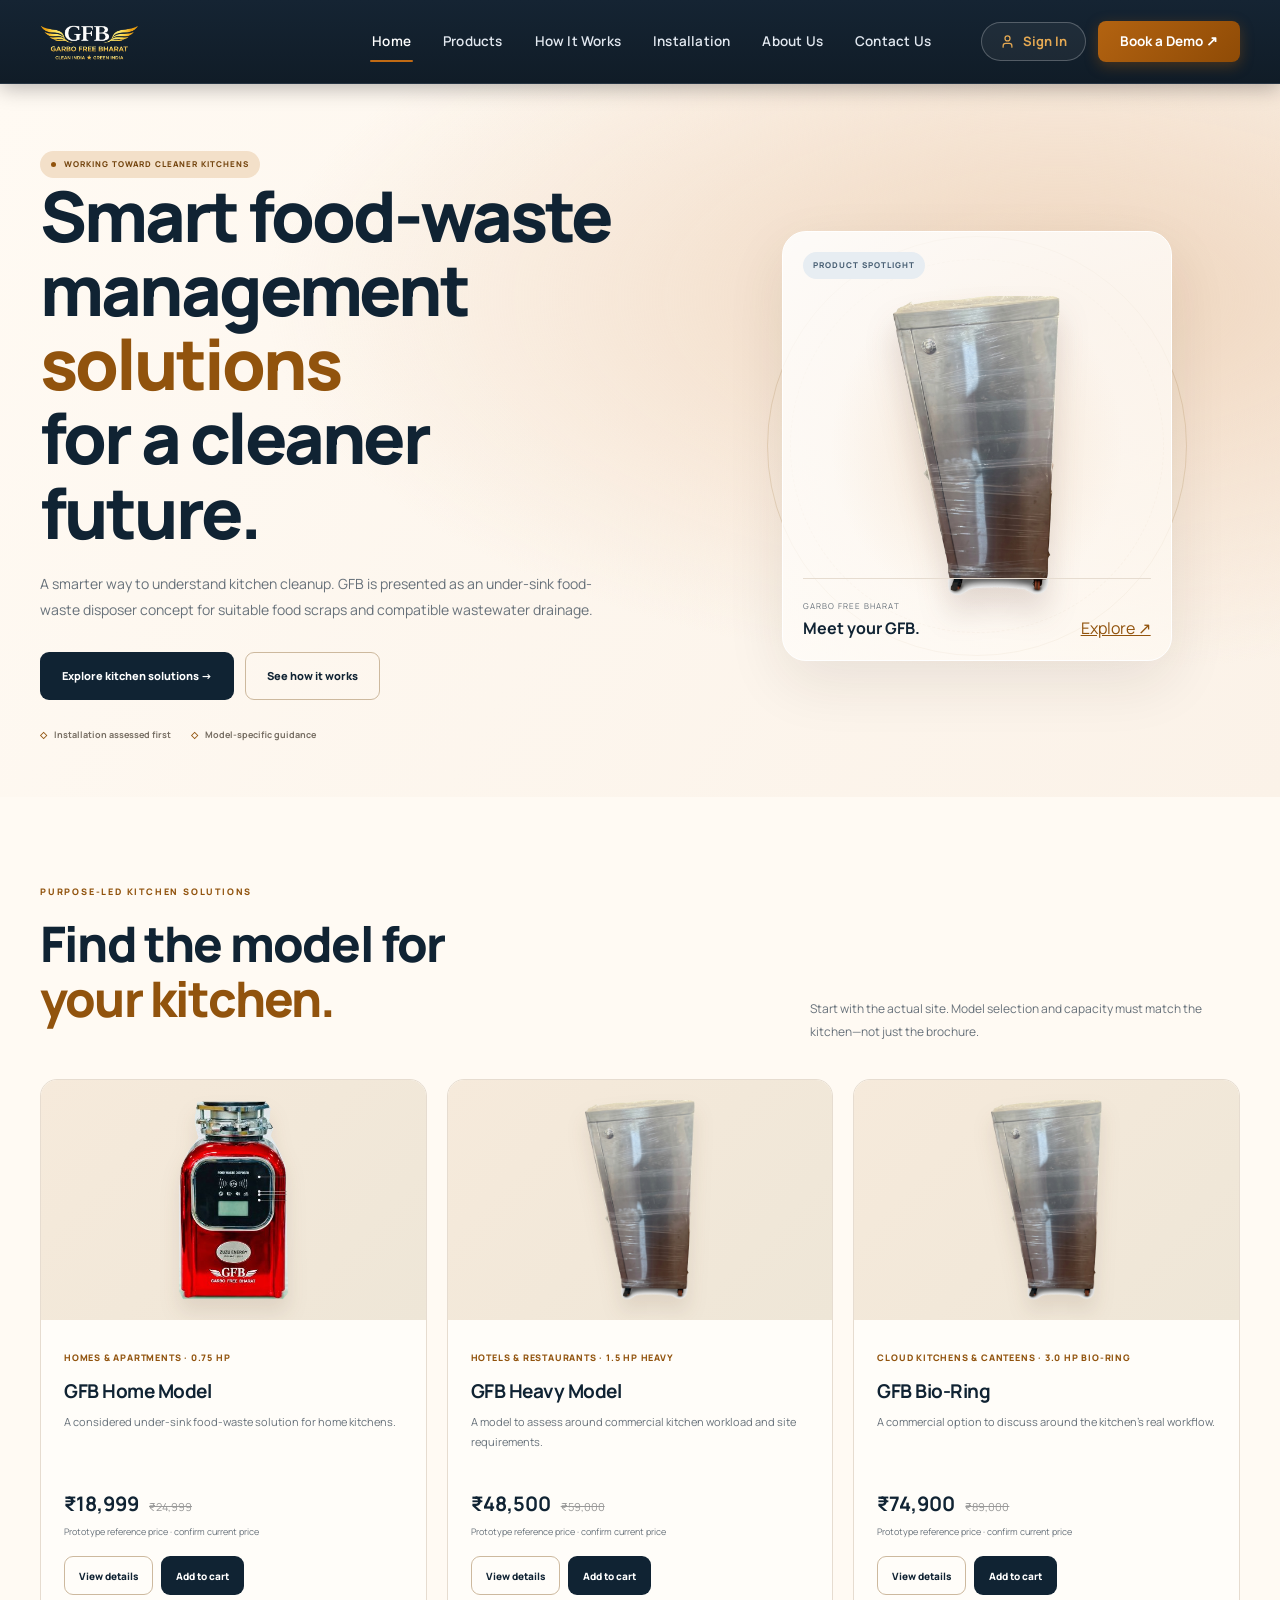
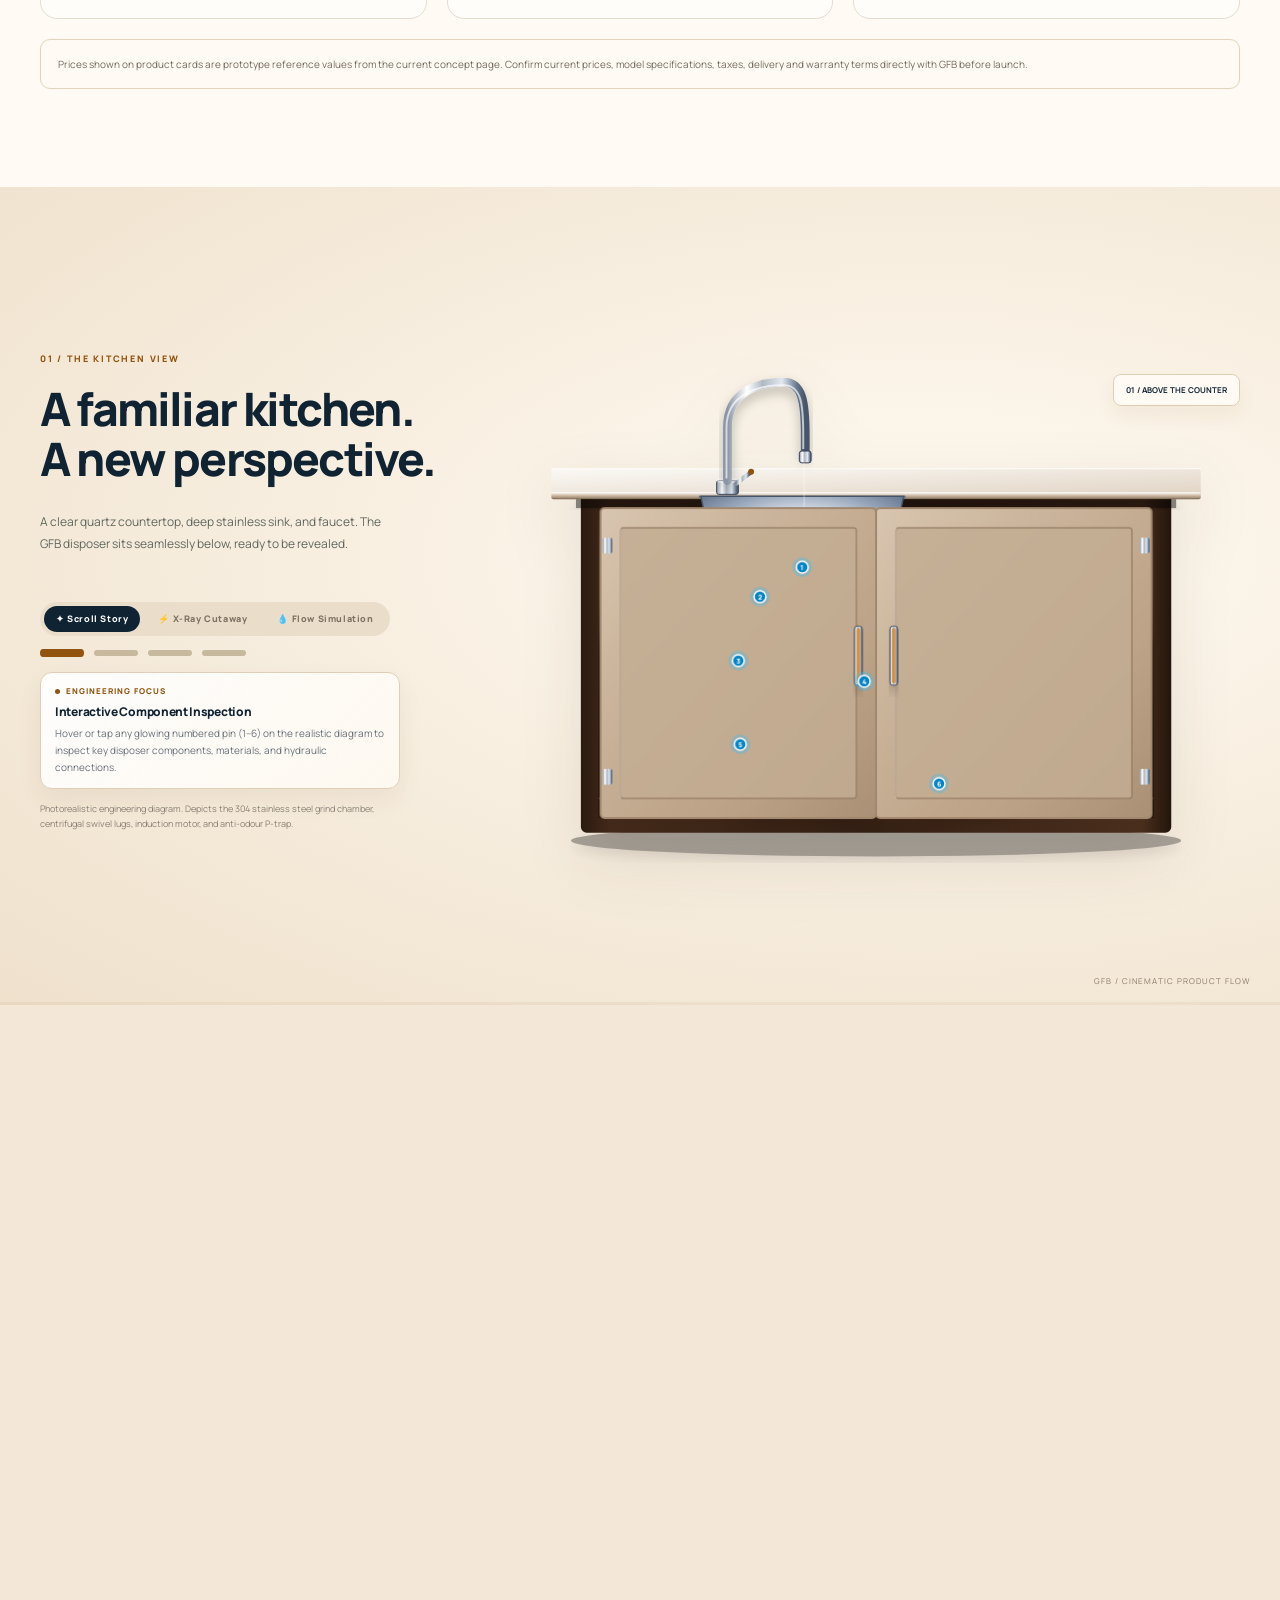
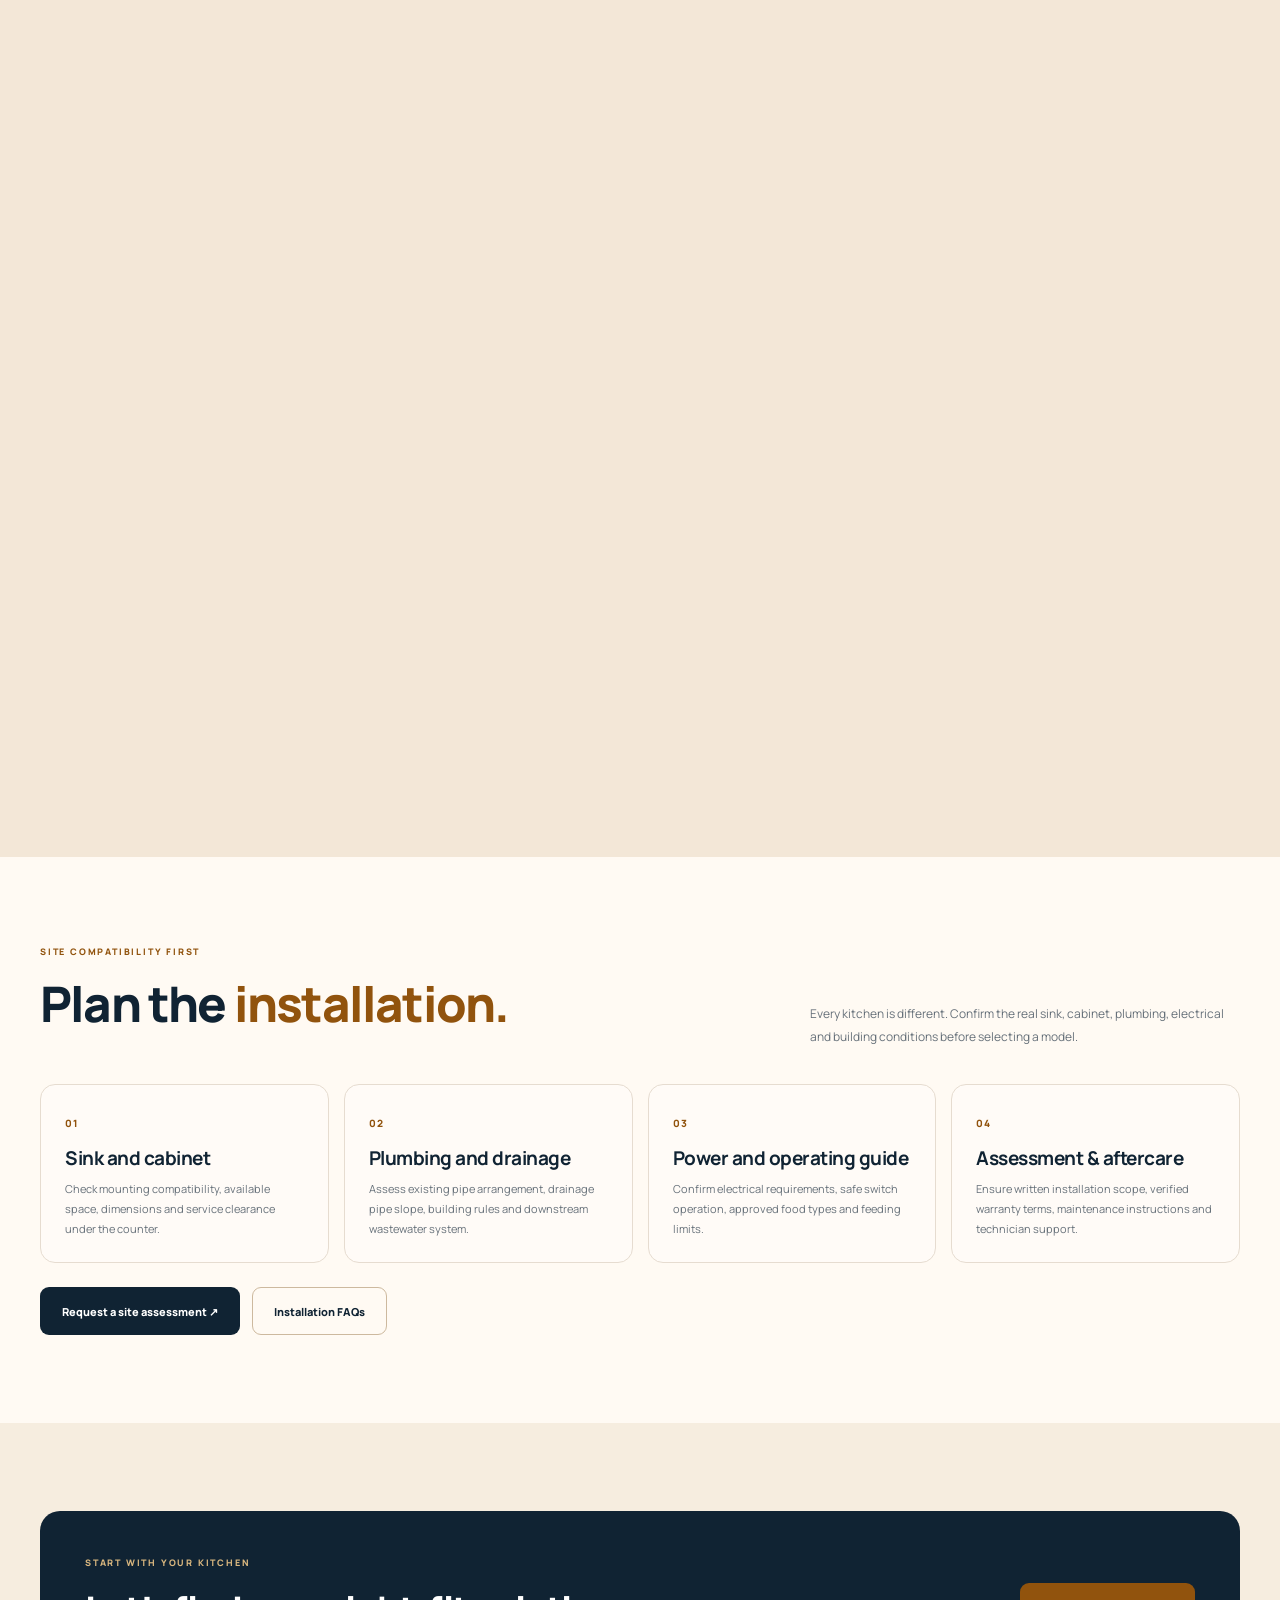
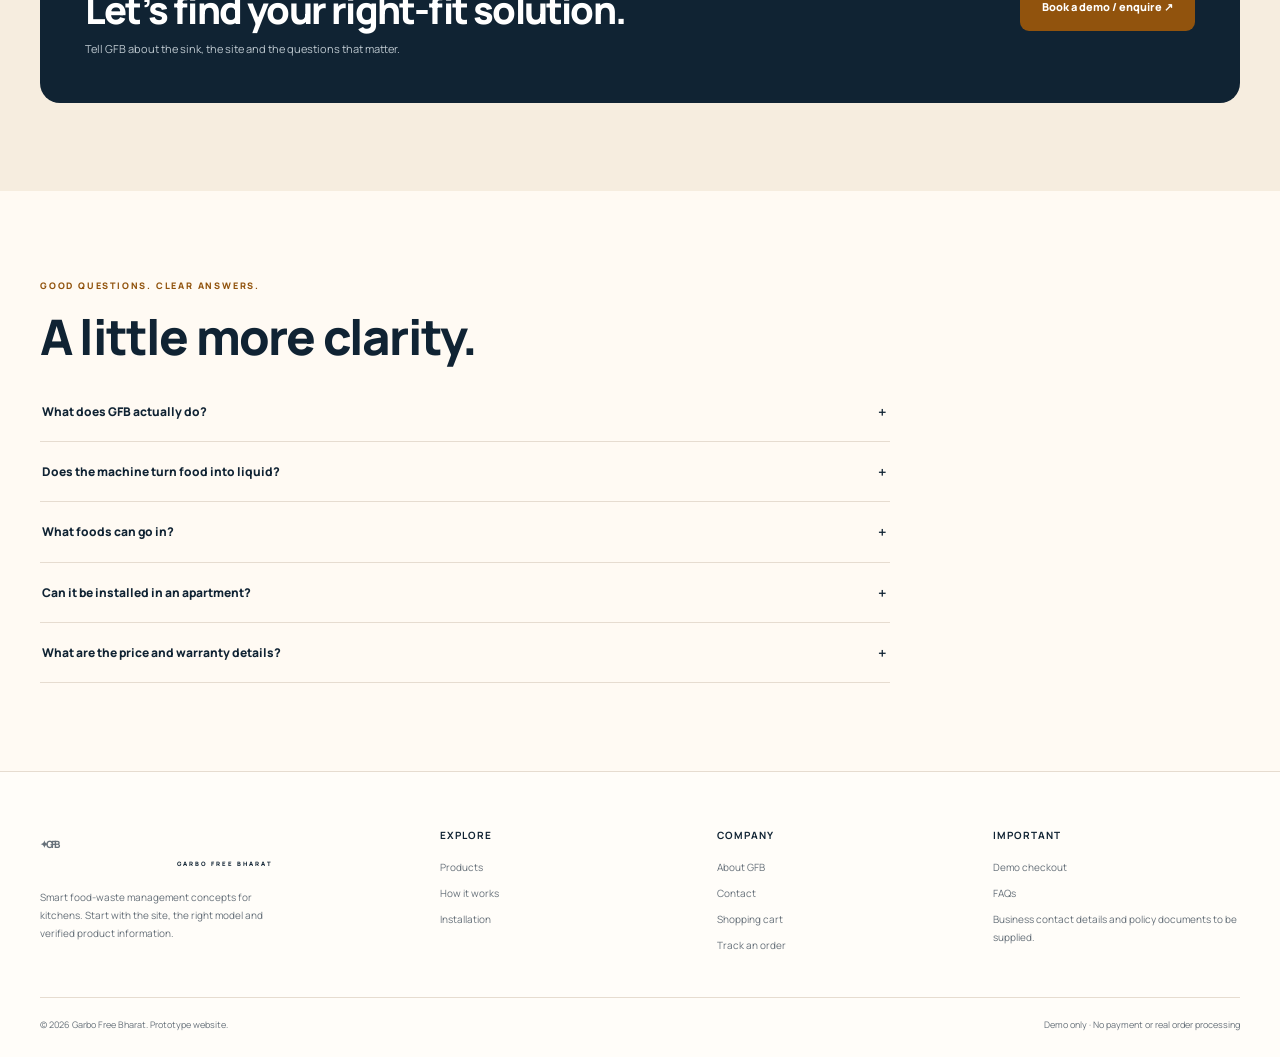
<file: products.html>
<!doctype html>
<html lang="en"><head><meta charset="utf-8"><meta name="viewport" content="width=device-width,initial-scale=1">
<title>Products | GFB — Garbo Free Bharat</title>
<meta http-equiv="refresh" content="0;url=index.html#products">
<script>location.replace('index.html#products');</script>
</head><body><p>Redirecting to <a href="index.html#products">Products section</a>...</p></body></html>
</file>
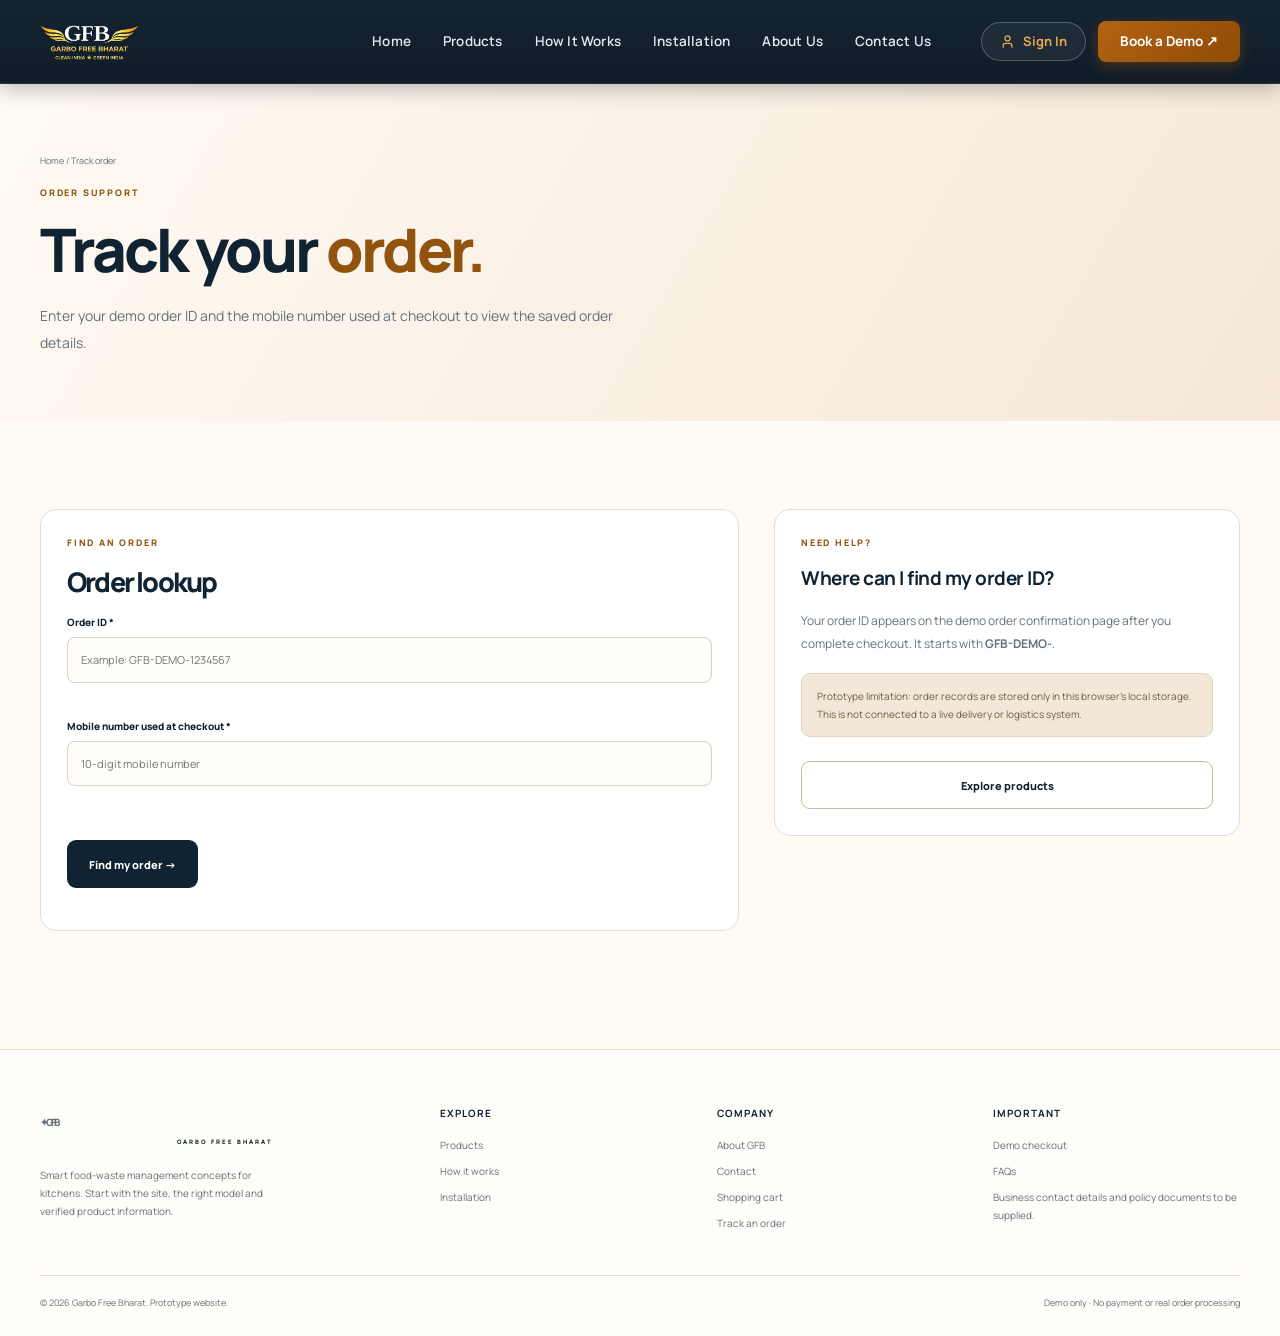
<file: track-order.html>
<!doctype html>
<html lang="en">
<head>
<meta charset="utf-8"><meta name="viewport" content="width=device-width,initial-scale=1">
<title>Track Order | GFB — Garbo Free Bharat</title>
<meta name="description" content="Look up a GFB demo order using its order ID and mobile number.">
<link rel="preconnect" href="https://fonts.googleapis.com"><link rel="preconnect" href="https://fonts.gstatic.com" crossorigin>
<link href="css/style.css" rel="stylesheet">
</head>
<body data-page="track">
<header class="site-header" id="siteHeader"></header>
<main>
<section class="page-hero"><div class="container">
<div class="breadcrumb"><a href="index.html">Home</a> / Track order</div>
<span class="eyebrow">Order support</span><h1>Track your <span class="gold">order.</span></h1>
<p class="lead">Enter your demo order ID and the mobile number used at checkout to view the saved order details.</p>
</div></section>
<section class="section"><div class="container form-layout">
<form class="form-card" id="trackForm" novalidate>
<span class="eyebrow">Find an order</span><h2 style="font-size:27px">Order lookup</h2>
<div class="field"><label for="trackOrderId">Order ID *</label><input id="trackOrderId" name="orderId" placeholder="Example: GFB-DEMO-1234567" required autocomplete="off"><span class="error" id="orderIdError"></span></div>
<div class="field" style="margin-top:16px"><label for="trackPhone">Mobile number used at checkout *</label><input id="trackPhone" name="phone" inputmode="numeric" maxlength="10" placeholder="10-digit mobile number" required autocomplete="tel"><span class="error" id="phoneError"></span></div>
<button class="btn btn-dark" type="submit" style="margin-top:20px">Find my order →</button>
<p class="copy" id="trackStatus" role="status" aria-live="polite" style="margin-top:16px"></p>
</form>
<aside class="summary-card"><span class="eyebrow">Need help?</span><h3>Where can I find my order ID?</h3>
<p class="copy">Your order ID appears on the demo order confirmation page after you complete checkout. It starts with <strong>GFB-DEMO-</strong>.</p>
<p class="notice" style="margin-top:18px">Prototype limitation: order records are stored only in this browser's local storage. This is not connected to a live delivery or logistics system.</p>
<a class="btn btn-outline" href="index.html#products" style="width:100%;margin-top:14px">Explore products</a>
</aside>
</div>
<div class="container" id="trackResult" style="margin-top:30px" aria-live="polite"></div>
</section>
</main>
<footer class="site-footer" id="siteFooter"></footer>
<div class="toast" id="toast" role="status" aria-live="polite"></div>
<script src="js/products.js"></script><script src="js/app.js"></script><script src="js/track-order.js"></script>
</body></html>
</file>
<file: css/style.css>
@import url('https://fonts.googleapis.com/css2?family=Manrope:wght@400;500;600;700;800&display=swap');
:root{
 --ivory:#fffaf3;--cream:#f8eddf;--peach:#f0ddca;--ink:#102333;
 --bronze:#91530d;--gold:#b58240;--muted:#67717a;--line:#e6dcd0;
 --white:#fffdf9;--sage:#eaf0e6;--shadow:0 22px 60px rgba(40,32,20,.09);
 --font:'Manrope',Arial,sans-serif;--radius:20px;--max:1200px
}
*{box-sizing:border-box}html{scroll-behavior:smooth;scroll-padding-top:100px}
body{margin:0;background:var(--ivory);color:var(--ink);font-family:var(--font);line-height:1.6}
img{max-width:100%;display:block}a{color:inherit}button,input,select,textarea{font:inherit}
button,a{ -webkit-tap-highlight-color:transparent}
a:focus-visible,button:focus-visible,input:focus-visible,select:focus-visible,textarea:focus-visible{outline:3px solid #ba8543;outline-offset:3px}
.container{width:min(calc(100% - 44px),var(--max));margin:auto}
.site-header{height:84px;position:sticky;top:0;z-index:100;background:#11202c;background:linear-gradient(180deg,#152433 0%,#101c27 100%);border-top:none;border-bottom:1px solid rgba(255,255,255,0.08);box-shadow:0 4px 20px rgba(0,0,0,0.28)}
.nav-wrap{height:100%;display:flex;align-items:center;justify-content:space-between;gap:24px}
.brand{text-decoration:none;color:var(--gold);font-size:29px;font-weight:800;letter-spacing:-2px;line-height:1;white-space:nowrap}
.brand small{display:block;color:var(--ink);font-size:6px;letter-spacing:2px;margin-top:6px;text-align:center}
.brand-logo-wrap{display:inline-flex;align-items:center;text-decoration:none;padding:4px 0}
.header-logo{height:50px;width:auto;max-width:185px;object-fit:contain;display:block;transition:transform .2s ease}
.brand-logo-wrap:hover .header-logo{transform:scale(1.02)}
.nav-links{display:flex;align-items:center;gap:28px;margin-left:auto;margin-right:24px}
.nav-links a{text-decoration:none;font-size:13.5px;font-weight:600;color:#e2e8f0;letter-spacing:0.2px;padding:6px 2px;position:relative;transition:color .2s ease}
.nav-links a:hover,.nav-links a.active{color:#ffffff}
.nav-links a.active::after{content:"";position:absolute;bottom:-4px;left:0;right:0;height:2px;background:#c06a14;border-radius:2px}
.nav-actions{display:flex;align-items:center;gap:12px}
.nav-signin-btn{display:inline-flex;align-items:center;gap:8px;padding:8px 18px;border-radius:999px;border:1px solid rgba(255,255,255,0.24);background:rgba(255,255,255,0.05);color:#e5a953;font-size:13px;font-weight:700;text-decoration:none;transition:all .2s ease;white-space:nowrap}
.nav-signin-btn svg{stroke:#e5a953;transition:stroke .2s ease}
.nav-signin-btn:hover{background:rgba(255,255,255,0.12);border-color:rgba(255,255,255,0.45);color:#f6c579;transform:translateY(-1px)}
.nav-signin-btn:hover svg{stroke:#f6c579}
.nav-demo-btn{display:inline-flex;align-items:center;justify-content:center;gap:6px;padding:10px 22px;border-radius:8px;background:#a3590d;background:linear-gradient(135deg,#b36311 0%,#8f4b06 100%);color:#ffffff !important;font-size:13.5px;font-weight:700;text-decoration:none;box-shadow:0 4px 14px rgba(163,89,13,0.38);transition:all .2s ease;white-space:nowrap}
.nav-demo-btn:hover{background:linear-gradient(135deg,#c46d14 0%,#9e5308 100%);box-shadow:0 6px 18px rgba(163,89,13,0.5);transform:translateY(-1px)}
.mobile-nav-actions{display:none}
.cart-link{font-size:11px;text-decoration:none;font-weight:800;border:1px solid rgba(255,255,255,0.2);color:#e2e8f0;border-radius:999px;padding:8px 12px}
.cart-count{display:inline-grid;place-items:center;min-width:19px;height:19px;border-radius:50%;background:var(--bronze);color:white;margin-left:5px;font-size:10px}
.menu-toggle{display:none;background:rgba(255,255,255,0.08);border:1px solid rgba(255,255,255,0.22);border-radius:8px;padding:8px 12px;font-size:18px;color:#ffffff;cursor:pointer}
.btn{display:inline-flex;align-items:center;justify-content:center;gap:9px;min-height:48px;padding:13px 21px;border-radius:9px;border:1px solid transparent;text-decoration:none;font-size:11px;font-weight:800;cursor:pointer;transition:transform .2s,box-shadow .2s,background .2s}
.btn:hover{transform:translateY(-2px);box-shadow:0 10px 25px rgba(16,35,51,.12)}
.btn-dark{background:var(--ink);color:white}.btn-bronze{background:var(--bronze);color:white}
.btn-outline{background:transparent;color:var(--ink);border-color:#cdb99e}.btn-light{background:var(--white);color:var(--ink);border-color:var(--line)}
.btn-small{min-height:39px;padding:10px 14px;font-size:10px}
.eyebrow{display:block;color:var(--bronze);font-size:9px;font-weight:800;letter-spacing:1.8px;text-transform:uppercase;margin-bottom:17px}
.pill{display:inline-flex;align-items:center;gap:8px;padding:7px 11px;border-radius:99px;background:#f3e0c9;color:#74450f;font-size:8px;font-weight:800;letter-spacing:1px;text-transform:uppercase}
.pill:before{content:"";width:5px;height:5px;border-radius:50%;background:var(--bronze)}
h1,h2,h3,p{margin-top:0}h1{font-size:clamp(42px,5.5vw,70px);line-height:1.06;letter-spacing:-3px;font-weight:800;margin-bottom:22px}
h2{font-size:clamp(30px,4vw,49px);line-height:1.12;letter-spacing:-1.8px;font-weight:800;margin-bottom:17px}
h3{font-size:19px;line-height:1.25;letter-spacing:-.5px}
.lead{font-size:14px;line-height:1.9;color:var(--muted);max-width:620px}
.copy{font-size:12px;line-height:1.9;color:var(--muted)}
.gold{color:var(--bronze)}.muted{color:var(--muted)}
.section{padding:88px 0}.section-soft{background:#f6eddf}
.section-head{display:flex;justify-content:space-between;align-items:end;gap:30px;margin-bottom:35px}
.section-head p{max-width:430px;margin:0}
.hero{position:relative;overflow:hidden;padding:65px 0 55px;background:radial-gradient(ellipse at 83% 30%,#efd5bd 0,transparent 53%),linear-gradient(120deg,#fffaf3,#fbf2e8)}
.hero-grid{display:grid;grid-template-columns:1.08fr .92fr;align-items:center;gap:55px}
.hero-copy .lead{max-width:560px}
.hero-actions{display:flex;gap:11px;flex-wrap:wrap;margin:28px 0}
.trust-row{display:flex;gap:20px;flex-wrap:wrap;color:#766d62;font-size:9px;font-weight:700}
.trust-row span:before{content:"◇";color:var(--bronze);margin-right:7px}
.hero-visual{min-height:470px;position:relative;display:grid;place-items:center}
.hero-orbit{position:absolute;width:min(90%,420px);aspect-ratio:1;border:1px solid #b28b5740;border-radius:50%}
.hero-orbit:after{content:"";position:absolute;inset:22px;border:1px dashed #b28b5730;border-radius:50%;animation:spin 70s linear infinite}
.product-stage{position:relative;width:min(86%,390px);height:430px;border:1px solid #fff;border-radius:24px;background:linear-gradient(140deg,#ffffffd9,#fffaf3ad);box-shadow:var(--shadow);display:flex;align-items:center;justify-content:center;overflow:hidden}
.product-stage:before{content:"";position:absolute;inset:35px;background:radial-gradient(ellipse,#ecd2b573,transparent 65%)}
.product-stage img{position:relative;height:300px;width:80%;object-fit:contain;filter:drop-shadow(0 20px 15px #492b2025);animation:float 6s ease-in-out infinite}
.stage-label{position:absolute;top:20px;left:20px;font-size:8px;letter-spacing:1px;font-weight:800;color:#496074;background:#e7edf2;padding:7px 10px;border-radius:30px}
.stage-foot{position:absolute;bottom:18px;left:20px;right:20px;border-top:1px solid var(--line);padding-top:12px;display:flex;justify-content:space-between;align-items:end}
.stage-foot strong{font-size:16px}.stage-foot small{font-size:8px;color:var(--muted);letter-spacing:1px}
@keyframes float{50%{transform:translateY(-10px)}}@keyframes spin{to{transform:rotate(360deg)}}
.grid-3{display:grid;grid-template-columns:repeat(3,1fr);gap:20px}
.grid-2{display:grid;grid-template-columns:repeat(2,1fr);gap:24px}
.product-card{background:var(--white);border:1px solid var(--line);border-radius:17px;overflow:hidden;transition:transform .25s,box-shadow .25s}
.product-card:hover{transform:translateY(-6px);box-shadow:var(--shadow)}
.product-art{height:240px;background:linear-gradient(135deg,#f6eadb,#eee6d7);display:grid;place-items:center;position:relative;overflow:hidden}
.product-art img{height:200px;width:80%;object-fit:contain;filter:drop-shadow(0 13px 10px #422b141a);transition:transform .4s}
.product-card:hover .product-art img{transform:translateY(-5px) rotate(-2deg)}
.product-info{padding:23px}.product-info h3{margin:12px 0 8px}.product-info p{font-size:11px;color:var(--muted);line-height:1.8;min-height:60px}
.product-meta{font-size:9px;color:var(--bronze);font-weight:800;letter-spacing:.8px;text-transform:uppercase}
.price-line{display:flex;align-items:baseline;gap:10px;margin:16px 0 5px}.price-line strong{font-size:20px}.price-line del{font-size:11px;color:#999}
.price-note{font-size:9px;color:var(--muted);margin-bottom:17px}
.card-actions{display:flex;gap:8px;flex-wrap:wrap}
.note-box{padding:15px 17px;border:1px solid #e2d3bd;border-radius:10px;background:#fffaf3;color:#756b5e;font-size:10px;line-height:1.8}
.feature-grid{display:grid;grid-template-columns:repeat(auto-fit,minmax(240px,1fr));gap:15px}
.feature{padding:24px;border:1px solid var(--line);border-radius:15px;background:rgba(255,253,249,.7)}
.feature-number{color:var(--bronze);font-size:10px;font-weight:800;letter-spacing:1px}
.feature h3{margin:13px 0 8px}.feature p{font-size:11px;color:var(--muted);line-height:1.8;margin:0}
.steps{display:grid;grid-template-columns:repeat(3,1fr);gap:15px}
.step{padding:24px;background:var(--white);border:1px solid var(--line);border-radius:15px}
.step-no{width:34px;height:34px;border-radius:50%;display:grid;place-items:center;background:#f3e0c9;color:var(--bronze);font-weight:800;font-size:11px}
.step h3{margin:20px 0 9px}.step p{font-size:11px;line-height:1.8;color:var(--muted);margin:0}
.diagram{background:#f5ecdf;border:1px solid var(--line);border-radius:20px;padding:20px;overflow:hidden}
.diagram svg{width:100%;height:auto;display:block;max-height:430px}
.cta-band{padding:45px;background:var(--ink);color:white;border-radius:20px;display:flex;align-items:center;justify-content:space-between;gap:25px}
.cta-band h2{font-size:clamp(27px,3vw,38px);margin:0}.cta-band p{color:#bdc8cf;font-size:11px;margin:10px 0 0}
.faq-list{max-width:850px}.faq-item{border-bottom:1px solid var(--line)}
.faq-q{width:100%;background:none;border:0;text-align:left;padding:20px 2px;display:flex;justify-content:space-between;gap:20px;color:var(--ink);font-weight:800;font-size:12px;cursor:pointer}
.faq-a{display:none;padding:0 30px 20px 2px;font-size:11px;line-height:1.9;color:var(--muted)}
.faq-item.open .faq-a{display:block}.faq-item.open .faq-q span:last-child{transform:rotate(45deg)}
.site-footer{background:#fffdf9;padding:55px 0 25px;border-top:1px solid var(--line)}
.footer-grid{display:grid;grid-template-columns:1.5fr 1fr 1fr 1fr;gap:30px}
.footer-grid h4{font-size:10px;letter-spacing:1px;text-transform:uppercase;margin:0 0 15px}
.footer-grid a,.footer-grid p{display:block;font-size:10px;color:var(--muted);text-decoration:none;margin:8px 0;line-height:1.8}
.footer-grid a:hover{color:var(--bronze)}.footer-bottom{border-top:1px solid var(--line);margin-top:35px;padding-top:20px;display:flex;justify-content:space-between;gap:15px;color:var(--muted);font-size:9px}
.page-hero{padding:70px 0 50px;background:linear-gradient(120deg,#fffaf3,#f5e8d8)}
.page-hero h1{font-size:clamp(38px,5vw,60px)}
.breadcrumb{font-size:9px;color:var(--muted);margin-bottom:18px}.breadcrumb a{text-decoration:none}
.detail-grid{display:grid;grid-template-columns:1fr 1fr;gap:55px;align-items:start}
.gallery-main{height:500px;background:radial-gradient(ellipse,#ead5b8,#f9f0e1);border-radius:20px;display:grid;place-items:center;overflow:hidden}
.gallery-main img{height:80%;width:80%;object-fit:contain}
.thumb-row{display:flex;gap:10px;margin-top:12px}
.thumb{width:75px;height:75px;border:1px solid var(--line);border-radius:10px;background:#f5eadc;display:grid;place-items:center;cursor:pointer}
.thumb img{height:60px;object-fit:contain}
.detail-summary h1{font-size:clamp(32px,4vw,49px);letter-spacing:-2px}
.detail-summary .price-line strong{font-size:27px}
.quantity{display:flex;align-items:center;gap:12px;margin:22px 0}
.quantity button{width:35px;height:35px;border:1px solid var(--line);background:white;border-radius:8px;cursor:pointer}
.quantity input{width:45px;text-align:center;border:1px solid var(--line);border-radius:7px;padding:8px}
.spec-table{width:100%;border-collapse:collapse;margin-top:20px;font-size:11px}
.spec-table td{padding:14px 10px;border-bottom:1px solid var(--line)}
.spec-table td:first-child{font-weight:800;width:42%}.spec-table td:last-child{color:var(--muted)}
.content-split{display:grid;grid-template-columns:1fr 1fr;gap:45px;align-items:center}
.content-image{min-height:340px;background:radial-gradient(ellipse,#ead5b8,#f9f0e1);border-radius:20px;display:grid;place-items:center}
.content-image img{height:290px;object-fit:contain}
.form-layout{display:grid;grid-template-columns:1.2fr .8fr;gap:35px;align-items:start}
.form-card,.summary-card{background:white;border:1px solid var(--line);border-radius:16px;padding:26px}
.form-grid{display:grid;grid-template-columns:1fr 1fr;gap:16px}
.field{display:flex;flex-direction:column;gap:7px;margin-bottom:15px}
.field.full{grid-column:1/-1}.field label{font-size:10px;font-weight:800}
.field input,.field select,.field textarea{width:100%;padding:13px;border:1px solid #d9d0c4;border-radius:8px;background:#fffdf9;font-size:11px;color:var(--ink)}
.field textarea{min-height:110px;resize:vertical}
.field input:focus,.field select:focus,.field textarea:focus{border-color:var(--gold);outline:2px solid #b5824022}
.error{font-size:9px;color:#b42318;min-height:12px}
.summary-row{display:flex;justify-content:space-between;gap:15px;padding:12px 0;border-bottom:1px solid var(--line);font-size:11px}
.summary-total{font-size:16px;font-weight:800}
.cart-row{display:grid;grid-template-columns:100px 1fr auto;gap:20px;align-items:center;padding:18px 0;border-bottom:1px solid var(--line)}
.cart-row img{height:90px;width:90px;object-fit:contain;background:#f5eadc;border-radius:10px}
.cart-row h3{font-size:14px;margin-bottom:5px}.cart-row p{font-size:10px;color:var(--muted);margin:0}
.cart-row .cart-controls{display:flex;align-items:center;gap:8px;margin-top:10px}
.cart-controls button{border:1px solid var(--line);background:white;border-radius:6px;padding:5px 10px;cursor:pointer}
.empty-state{text-align:center;padding:65px 20px;background:white;border:1px solid var(--line);border-radius:18px}
.success-mark{width:66px;height:66px;border-radius:50%;display:grid;place-items:center;background:#eaf0e6;color:#42623c;font-size:30px;margin:0 auto 20px}
.notice{padding:13px 15px;background:#f3e7d7;border:1px solid #e2d3bd;border-radius:9px;font-size:10px;color:#6f5c43;line-height:1.8}
.toast{position:fixed;right:20px;bottom:20px;z-index:100;background:var(--ink);color:white;padding:14px 18px;border-radius:10px;font-size:11px;box-shadow:var(--shadow);opacity:0;transform:translateY(12px);transition:.25s;pointer-events:none}
.toast.show{opacity:1;transform:none}
.mobile-buy{display:none}
@media(max-width:1100px){
 .nav-links{gap:18px;margin-right:16px}.nav-links a{font-size:12.5px}.header-logo{height:46px}
 .nav-signin-btn{padding:7px 14px;font-size:12px}.nav-demo-btn{padding:9px 18px;font-size:12.5px}
}
@media(max-width:900px){
 .nav-links{gap:12px;margin-right:10px}.nav-links a{font-size:11.5px}.nav-wrap{gap:14px}.header-logo{height:42px}
 .nav-signin-btn{padding:6px 12px;font-size:11.5px}.nav-demo-btn{padding:8px 14px;font-size:12px}
 .hero-grid{gap:25px}.product-stage{height:390px}.hero-visual{min-height:410px}
 .footer-grid{grid-template-columns:1.3fr 1fr 1fr}.detail-grid{gap:30px}
}
@media(max-width:700px){
 .container{width:min(calc(100% - 34px),var(--max))}
 .site-header{height:72px}.nav-wrap{justify-content:space-between}
 .header-logo{height:42px}
 .menu-toggle{display:block;margin-left:auto}
 .nav-actions{display:none}
 .nav-links{display:none;position:absolute;top:72px;left:0;right:0;background:#11202c;border-bottom:1px solid rgba(255,255,255,0.12);box-shadow:0 12px 30px rgba(0,0,0,0.45);padding:20px 24px;flex-direction:column;align-items:stretch;gap:0;margin:0}
 .nav-links.open{display:flex}.nav-links a{padding:12px 0;border-bottom:1px solid rgba(255,255,255,0.08);font-size:14px;color:#e2e8f0}
 .mobile-nav-actions{display:flex;flex-direction:column;gap:10px;margin-top:16px;padding-top:8px}
 .mobile-nav-actions .nav-signin-btn,.mobile-nav-actions .nav-demo-btn{width:100%;justify-content:center;padding:12px}
 .brand{font-size:26px}.hero{padding:48px 0 35px}.hero-grid{grid-template-columns:1fr;gap:12px}
 h1{font-size:43px;letter-spacing:-2px}.hero-visual{min-height:390px}.product-stage{height:365px;width:min(90%,360px)}
 .product-stage img{height:260px}.section{padding:62px 0}.section-head{display:block}.section-head p{margin-top:15px}
 .grid-3,.grid-2,.steps,.feature-grid{grid-template-columns:1fr}
 .product-art{height:220px}.product-info p{min-height:0}
 .detail-grid,.content-split,.form-layout{grid-template-columns:1fr;gap:25px}
 .gallery-main{height:370px}.detail-summary h1{font-size:36px}
 .cta-band{padding:28px;display:block}.cta-band .btn{margin-top:20px}
 .footer-grid{grid-template-columns:1fr 1fr}.footer-grid>div:first-child{grid-column:1/-1}
 .footer-bottom{display:block;line-height:2}.form-grid{grid-template-columns:1fr}
 .field.full{grid-column:auto}.cart-row{grid-template-columns:76px 1fr}.cart-row>strong{grid-column:2}
 .cart-row img{width:70px;height:75px}.mobile-buy{display:flex;position:fixed;bottom:12px;left:14px;right:14px;z-index:45;box-shadow:0 8px 30px #0002}
}
@media(prefers-reduced-motion:reduce){*,*:before,*:after{animation:none!important;transition:none!important;scroll-behavior:auto!important}}

/* Account page */
.account-hero{background:radial-gradient(ellipse at 85% 20%,#efd9c3 0,transparent 45%),linear-gradient(120deg,#fffaf3,#f5e8d8)}
.account-section{background:linear-gradient(180deg,#fffaf3,#f8f0e5)}
.account-layout{display:grid;grid-template-columns:minmax(0,1.05fr) minmax(300px,.95fr);gap:55px;align-items:center}
.account-card{background:var(--white);border:1px solid var(--line);border-radius:20px;padding:clamp(22px,4vw,42px);box-shadow:var(--shadow);max-width:590px;width:100%;margin:auto}
.account-tabs{display:grid;grid-template-columns:1fr 1fr;gap:6px;padding:5px;background:#f4ecdf;border-radius:10px;margin-bottom:32px}
.account-tab{border:0;background:transparent;border-radius:7px;padding:12px 10px;color:var(--muted);font-size:11px;font-weight:800;cursor:pointer}
.account-tab.active{background:white;color:var(--ink);box-shadow:0 3px 12px #38260f12}
.account-form h2,.account-preview h2{font-size:clamp(25px,3vw,34px);letter-spacing:-1.2px;margin-bottom:9px}
.account-form>.copy{margin-bottom:26px}
.password-wrap{position:relative;display:flex;align-items:center}
.password-wrap input{padding-right:65px!important}
.password-toggle{position:absolute;right:10px;border:0;background:transparent;color:var(--bronze);font-size:10px;font-weight:800;cursor:pointer;padding:8px}
.account-submit{width:100%;margin-top:5px}
.account-submit span{margin-left:auto;font-size:15px}
.account-switch-copy{text-align:center;color:var(--muted);font-size:10px;margin:22px 0 0}
.text-button{border:0;background:transparent;color:var(--bronze);font-size:10px;font-weight:800;cursor:pointer;padding:0}
.account-status{font-size:10px;color:var(--muted);min-height:5px;margin:10px 0 0}
.account-consent{display:flex;gap:9px;align-items:flex-start;font-size:9px;color:var(--muted);line-height:1.7;margin:5px 0 17px}
.account-consent input{margin-top:3px;accent-color:var(--bronze)}
.account-preview{text-align:center;padding:15px 0 0}
.account-profile-row{display:flex;justify-content:space-between;gap:12px;text-align:left;padding:16px 0;margin:20px 0;border-top:1px solid var(--line);border-bottom:1px solid var(--line);font-size:10px}
.account-profile-row span{color:var(--muted)}
.account-preview .notice{text-align:left;margin:18px 0}
.account-aside{max-width:470px}
.account-aside h2{font-size:clamp(30px,4vw,45px);letter-spacing:-1.8px}
.account-aside-art{height:260px;position:relative;display:grid;place-items:center;margin-bottom:30px;background:radial-gradient(ellipse,#ead4b8,#f8eddf 65%,transparent 66%);overflow:hidden}
.account-aside-art img{height:235px;width:75%;object-fit:contain;position:relative;z-index:1;filter:drop-shadow(0 18px 14px #49301b25)}
.account-orbit{position:absolute;width:230px;height:230px;border:1px solid #b5824050;border-radius:50%}
.account-benefits{list-style:none;padding:0;margin:25px 0 0}
.account-benefits li{display:flex;gap:15px;align-items:center;border-top:1px solid var(--line);padding:14px 0;font-size:10px;font-weight:700}
.account-benefits span{color:var(--bronze);font-size:9px;font-weight:800;letter-spacing:1px}
@media(max-width:800px){.account-layout{grid-template-columns:1fr;gap:45px}.account-aside{max-width:590px;margin:auto}.account-aside-art{height:220px}.account-aside-art img{height:205px}}


/* =========================================================
   CINEMATIC HOW-IT-WORKS INTERACTIVE STORY ANIMATION
   ========================================================= */
.story {
    height: 430svh;
    padding: 0;
    background: #f3e7d7;
    --open: 0;
    --cut: 0;
    --water: 0;
    --scraps: 0;
    --zoom: 1;
    position: relative;
}

.story-pin {
    position: sticky;
    top: 82px;
    height: calc(100svh - 82px);
    min-height: 540px;
    overflow: hidden;
    background: radial-gradient(ellipse at 72% 45%, #fffaf1, #efe1cc);
}

.story-grid {
    display: grid;
    grid-template-columns: .75fr 1.25fr;
    align-items: center;
    gap: 35px;
    height: 100%;
}

.story-copy {
    position: relative;
    z-index: 2;
}

.story-title {
    font-size: clamp(30px, 3.6vw, 48px);
    font-weight: 800;
    line-height: 1.1;
    letter-spacing: -1.8px;
    min-height: 115px;
    margin-bottom: 12px;
}

.story-description {
    font-size: 12px;
    line-height: 1.85;
    color: #60675f;
    min-height: 75px;
    max-width: 350px;
    margin-bottom: 15px;
}

.story-nav-wrap {
    margin: 16px 0;
}

.story-mode-switch {
    display: inline-flex;
    gap: 6px;
    background: #eadecb;
    padding: 4px;
    border-radius: 30px;
    margin-bottom: 14px;
}

.story-mode-btn {
    border: 0;
    background: transparent;
    font-size: 9px;
    font-weight: 800;
    letter-spacing: .6px;
    color: #7c7161;
    padding: 6px 12px;
    border-radius: 20px;
    cursor: pointer;
    transition: background .25s, color .25s;
}

.story-mode-btn.active {
    background: #102333;
    color: #ffffff;
}

.story-nav {
    display: flex;
    gap: 10px;
    margin-bottom: 10px;
}

.story-nav button {
    height: 6px;
    width: 44px;
    border: 0;
    border-radius: 20px;
    background: #c7b99e;
    position: relative;
    padding: 0;
    cursor: pointer;
    transition: background .3s, transform .3s;
}

.story-nav button:before {
    content: '';
    position: absolute;
    inset: -10px 0;
}

.story-nav button.active {
    background: var(--bronze);
    transform: scaleY(1.3);
}

.hotspot-card {
    background: linear-gradient(135deg, #ffffffeb, #fffaf3d9);
    border: 1px solid #dfcfb9;
    border-radius: 12px;
    padding: 12px 14px;
    box-shadow: 0 10px 25px #5e3c1d12;
    margin-top: 14px;
    max-width: 360px;
    transition: border-color .3s, box-shadow .3s;
}

.hotspot-card.highlight {
    border-color: var(--bronze);
    box-shadow: 0 12px 30px #91530d22;
}

.hotspot-card-badge {
    font-size: 8px;
    font-weight: 800;
    letter-spacing: 1px;
    color: var(--bronze);
    text-transform: uppercase;
    margin-bottom: 4px;
    display: flex;
    align-items: center;
    gap: 6px;
}

.hotspot-card-badge:before {
    content: '';
    width: 5px;
    height: 5px;
    border-radius: 50%;
    background: var(--bronze);
}

.hotspot-card-title {
    font-size: 12px;
    font-weight: 800;
    color: #102333;
    margin: 0 0 4px;
    letter-spacing: -.3px;
}

.hotspot-card-desc {
    font-size: 10px;
    line-height: 1.7;
    color: #67717a;
    margin: 0;
}

.story-note {
    font-size: 9px;
    color: #8a8174;
    max-width: 340px;
    line-height: 1.7;
    margin-top: 12px;
}

.story-stage {
    transform: scale(var(--zoom));
    will-change: transform;
    position: relative;
    perspective: 1000px;
}

.story-stage svg {
    width: 100%;
    display: block;
    max-height: calc(100svh - 160px);
    overflow: visible;
    filter: drop-shadow(0 20px 30px #24140718);
}

.cabinet-door {
    transform-box: fill-box;
    transition: transform .5s cubic-bezier(.16, 1, .3, 1), opacity .4s ease;
    opacity: calc(1 - var(--open) * .95);
}

.door-left {
    transform-origin: 90px 337px;
    transform: perspective(900px) rotateY(calc(var(--open) * -84deg));
}

.door-right {
    transform-origin: 650px 337px;
    transform: perspective(900px) rotateY(calc(var(--open) * 84deg));
}

.cutaway-layer {
    opacity: var(--cut);
    transition: opacity .35s ease;
}

.food-flow-layer {
    opacity: var(--scraps);
    transition: opacity .35s ease;
}

.water-flow-layer {
    opacity: var(--water);
    transition: opacity .35s ease;
}

.rotor-assembly {
    transform-origin: 295px 358px;
    animation: rotorSpin 2.4s linear infinite;
}

@keyframes rotorSpin {
    to {
        transform: rotate(360deg);
    }
}

.vortex-motion {
    animation: vortexPulse 1.2s ease-in-out infinite alternate;
}

@keyframes vortexPulse {
    0% {
        opacity: .25;
        stroke-width: 1px;
    }
    100% {
        opacity: .85;
        stroke-width: 2.4px;
    }
}

.dynamic-slurry-flow {
    stroke-dasharray: 10 8;
    animation: slurryDash 1.2s linear infinite;
}

@keyframes slurryDash {
    to {
        stroke-dashoffset: -36;
    }
}

.scrap-fall-1 {
    animation: scrapFall 1.8s ease-in infinite;
}

.scrap-fall-2 {
    animation: scrapFall 2.2s ease-in .5s infinite;
}

.scrap-fall-3 {
    animation: scrapFall 2s ease-in 1s infinite;
}

@keyframes scrapFall {
    0% {
        transform: translateY(-12px);
        opacity: 0;
    }
    35% {
        opacity: 1;
    }
    100% {
        transform: translateY(38px);
        opacity: 0;
    }
}

.faucet-water-stream {
    opacity: calc(.25 + var(--water) * .75);
    transition: opacity .4s;
}

.splash-ripple {
    animation: ripplePulse 1.4s ease-out infinite;
}

@keyframes ripplePulse {
    0% {
        rx: 6px;
        ry: 1.5px;
        opacity: .9;
    }
    100% {
        rx: 18px;
        ry: 4.5px;
        opacity: 0;
    }
}

.hotspot-pin {
    cursor: pointer;
    transition: transform .25s cubic-bezier(.34, 1.56, .64, 1);
}

.hotspot-pin:hover,
.hotspot-pin.active {
    transform: scale(1.28);
}

.hotspot-pulse {
    fill: #38bdf8;
    opacity: .35;
    animation: pinPulse 2s cubic-bezier(.4, 0, .6, 1) infinite;
}

.hotspot-core {
    fill: #0284c7;
    stroke: #ffffff;
    stroke-width: 1.5;
    transition: fill .2s;
}

.hotspot-pin:hover .hotspot-core,
.hotspot-pin.active .hotspot-core {
    fill: #dc2626;
}

@keyframes pinPulse {
    0% {
        r: 6px;
        opacity: .8;
    }
    70% {
        r: 15px;
        opacity: 0;
    }
    100% {
        r: 15px;
        opacity: 0;
    }
}

.story-progress {
    position: absolute;
    bottom: 0;
    left: 0;
    right: 0;
    height: 3px;
    background: #b69b7320;
}

.story-progress span {
    display: block;
    height: 100%;
    width: calc(var(--p) * 100%);
    background: var(--gold);
}

.stage-caption {
    position: absolute;
    bottom: 18px;
    right: 30px;
    font-size: 8px;
    letter-spacing: 1px;
    color: #8a7c68;
}

.scene-chip {
    position: absolute;
    right: 0;
    top: 8%;
    background: #fffcf6eb;
    backdrop-filter: blur(8px);
    border: 1px solid #e1ceb2;
    border-radius: 8px;
    padding: 9px 12px;
    font-size: 8px;
    font-weight: 700;
    box-shadow: 0 10px 20px #6f4c2510;
}

@media(max-width:991.98px) {
    .story-pin {
        top: 74px;
        height: calc(100svh - 74px);
    }
    .story-grid {
        grid-template-columns: .85fr 1.15fr;
        gap: 15px;
    }
    .story-title {
        font-size: 34px;
        min-height: 90px;
    }
    .story-description {
        font-size: 11px;
    }
    .scene-chip {
        right: 10px;
        top: 0;
    }
}

@media(max-width:700px) {
    .story {
        height: 380svh;
    }
    .story-pin {
        min-height: 0;
        top: 72px;
        height: calc(100svh - 72px);
    }
    .story-grid {
        display: flex;
        flex-direction: column;
        justify-content: center;
        align-items: stretch;
        gap: 0;
    }
    .story-copy {
        padding-top: 15px;
    }
    .story-copy .eyebrow {
        font-size: 8px;
        margin-bottom: 8px;
    }
    .story-title {
        font-size: 24px;
        min-height: 55px;
        max-width: 330px;
        letter-spacing: -1px;
        margin-bottom: 8px;
    }
    .story-description {
        font-size: 10px;
        min-height: 45px;
        line-height: 1.6;
        max-width: 330px;
        margin: 0;
    }
    .story-nav {
        margin: 12px 0 10px;
    }
    .story-note {
        font-size: 7px;
        max-width: none;
    }
    .story-mode-switch {
        gap: 3px;
        padding: 3px;
        margin-bottom: 8px;
    }
    .story-mode-btn {
        font-size: 7px;
        padding: 4px 8px;
    }
    .hotspot-card {
        padding: 8px 10px;
        margin-top: 8px;
        max-width: 320px;
    }
    .hotspot-card-title {
        font-size: 10px;
    }
    .hotspot-card-desc {
        font-size: 8.5px;
        line-height: 1.5;
    }
    .story-stage {
        max-height: 44svh;
        min-height: 0;
    }
    .story-stage svg {
        max-height: 40svh;
        min-height: 170px;
    }
    .scene-chip {
        font-size: 6px;
        padding: 6px;
    }
}

@media(prefers-reduced-motion:reduce) {
    .story {
        height: auto;
    }
    .story-pin {
        position: relative;
        top: 0;
        height: auto;
        min-height: 0;
        padding: 45px 0;
    }
    .story-grid {
        gap: 20px;
    }
    .story-title,
    .story-description {
        min-height: 0;
    }
    .story-stage {
        transform: none !important;
    }
    .story-stage svg {
        max-height: 430px;
    }
    .stage-caption {
        position: static;
        padding: 10px;
        text-align: right;
    }
}

@media(max-height:600px) and (min-width:576px) {
    .story {
        height: auto;
    }
    .story-pin {
        position: relative;
        top: 0;
        height: auto;
        min-height: 0;
        padding: 50px 0;
    }
    .story-title,
    .story-description {
        min-height: 0;
    }
    .story-stage svg {
        max-height: 350px;
    }
    .story-stage {
        transform: none !important;
    }
    .stage-caption {
        position: static;
        text-align: right;
    }
}

/* ==================== PROTOTYPE AUTOFILL & CUSTOMER DASHBOARD ==================== */
.prototype-autofill-banner {
  background: #fdfaf4;
  border: 1.5px dashed #c06a14;
  border-radius: 12px;
  padding: 14px 16px;
  margin-bottom: 22px;
}
.autofill-top {
  display: flex;
  align-items: center;
  justify-content: space-between;
  gap: 10px;
}
.proto-tag {
  color: #a3590d;
  font-size: 10.5px;
  font-weight: 800;
  text-transform: uppercase;
  letter-spacing: 0.8px;
}
.proto-badge {
  background: #f4ecdf;
  color: #74450f;
  font-size: 9px;
  font-weight: 700;
  padding: 3px 9px;
  border-radius: 99px;
}
.proto-text {
  font-size: 11px;
  color: #576875;
  margin: 7px 0 12px;
  line-height: 1.5;
}
.btn-autofill {
  width: 100%;
  display: inline-flex;
  align-items: center;
  justify-content: center;
  gap: 8px;
  padding: 11px 16px;
  border-radius: 8px;
  background: linear-gradient(135deg, #1e3347 0%, #11202c 100%);
  color: #f8fafc !important;
  font-size: 12px;
  font-weight: 800;
  border: 1px solid #334b5f;
  cursor: pointer;
  transition: all 0.2s ease;
  box-shadow: 0 4px 12px rgba(17,32,44,0.16);
}
.btn-autofill:hover {
  background: linear-gradient(135deg, #2b4763 0%, #152939 100%);
  color: #f6c579 !important;
  border-color: #e5a953;
  transform: translateY(-1px);
  box-shadow: 0 6px 16px rgba(17,32,44,0.25);
}
.field-autofilled {
  animation: fieldGlow 0.8s ease;
  border-color: #c06a14 !important;
  background: #fffcf8 !important;
}
@keyframes fieldGlow {
  0% { box-shadow: 0 0 0 4px rgba(192, 106, 20, 0.25); }
  100% { box-shadow: none; }
}

/* Online Indicator Dot in Nav */
.online-indicator {
  width: 7px;
  height: 7px;
  border-radius: 50%;
  background: #22c55e;
  display: inline-block;
  box-shadow: 0 0 6px #22c55e;
  margin-right: 3px;
}
.nav-signin-btn.signed-in {
  border-color: rgba(34, 197, 94, 0.45);
  background: rgba(34, 197, 94, 0.08);
  color: #f0fdf4;
}

/* Account Dashboard */
.account-dashboard {
  text-align: left;
  padding: 8px 0 0;
}
.dashboard-header {
  display: flex;
  align-items: center;
  gap: 18px;
  margin-bottom: 24px;
}
.dashboard-avatar {
  width: 58px;
  height: 58px;
  border-radius: 50%;
  background: linear-gradient(135deg, #b46311 0%, #8f4b06 100%);
  color: #ffffff;
  font-size: 20px;
  font-weight: 800;
  display: grid;
  place-items: center;
  box-shadow: 0 6px 18px rgba(163, 89, 13, 0.35);
  flex-shrink: 0;
}
.dashboard-user-info h2 {
  font-size: clamp(22px, 2.5vw, 28px);
  margin-bottom: 4px;
  letter-spacing: -0.8px;
}
.session-badge {
  display: inline-flex;
  align-items: center;
  gap: 6px;
  padding: 3px 9px;
  border-radius: 99px;
  background: #e8f5e9;
  color: #166534;
  font-size: 9.5px;
  font-weight: 800;
  margin-bottom: 6px;
}
.pulse-dot {
  width: 6px;
  height: 6px;
  border-radius: 50%;
  background: #22c55e;
  animation: pulseDot 1.6s infinite ease-in-out;
}
@keyframes pulseDot {
  0%, 100% { opacity: 1; transform: scale(1); }
  50% { opacity: 0.4; transform: scale(1.3); }
}

.dashboard-grid {
  display: grid;
  grid-template-columns: 1fr 1fr;
  gap: 14px;
  margin-bottom: 22px;
}
.dash-card {
  background: #faf6f0;
  border: 1px solid #e7ded0;
  border-radius: 12px;
  padding: 16px;
}
.dash-card-tag {
  display: block;
  font-size: 9px;
  font-weight: 800;
  color: #a3590d;
  text-transform: uppercase;
  letter-spacing: 0.8px;
  margin-bottom: 12px;
}
.dash-row {
  display: flex;
  justify-content: space-between;
  gap: 8px;
  font-size: 10.5px;
  padding: 6px 0;
  border-bottom: 1px solid #eee5d8;
}
.dash-row:last-child {
  border-bottom: none;
}
.dash-row span {
  color: var(--muted);
}
.dash-enquiry strong {
  display: block;
  font-size: 12px;
  margin-bottom: 4px;
}
.dash-enquiry p {
  font-size: 10px;
  color: var(--muted);
  line-height: 1.5;
  margin-bottom: 8px;
}
.enquiry-status-pill {
  display: inline-block;
  padding: 3px 8px;
  border-radius: 4px;
  background: #fef3c7;
  color: #92400e;
  font-size: 9px;
  font-weight: 800;
}

.dashboard-quick-actions {
  display: flex;
  gap: 10px;
  margin-bottom: 20px;
  flex-wrap: wrap;
}
.btn-danger-outline {
  background: transparent;
  color: #dc2626;
  border: 1px solid #fca5a5;
  cursor: pointer;
}
.btn-danger-outline:hover {
  background: #fef2f2;
  border-color: #ef4444;
  color: #b91c1c;
}

.prototype-explainer-banner {
  background: #f1f5f9;
  border-left: 3px solid #0284c7;
  padding: 12px 14px;
  border-radius: 6px;
  font-size: 10px;
  color: #334155;
  line-height: 1.6;
}
.prototype-explainer-banner strong {
  display: block;
  margin-bottom: 4px;
  color: #0f172a;
}

/* Walkthrough in Aside */
.proto-walkthrough-card {
  margin-top: 28px;
  background: #ffffff;
  border: 1px solid var(--line);
  border-radius: 14px;
  padding: 20px;
  box-shadow: 0 4px 16px rgba(0,0,0,0.04);
}
.proto-walkthrough-card h3 {
  font-size: 17px;
  letter-spacing: -0.5px;
  margin-bottom: 16px;
}
.proto-step-item {
  display: flex;
  gap: 12px;
  align-items: flex-start;
  margin-bottom: 14px;
}
.proto-step-item:last-child {
  margin-bottom: 0;
}
.step-num {
  width: 24px;
  height: 24px;
  border-radius: 50%;
  background: var(--ink);
  color: #ffffff;
  font-size: 10px;
  font-weight: 800;
  display: grid;
  place-items: center;
  flex-shrink: 0;
  margin-top: 1px;
}
.proto-step-item strong {
  display: block;
  font-size: 11px;
  margin-bottom: 2px;
}
.proto-step-item p {
  font-size: 9.5px;
  color: var(--muted);
  line-height: 1.5;
  margin: 0;
}

@media(max-width: 600px) {
  .dashboard-grid { grid-template-columns: 1fr; }
  .dashboard-header { flex-direction: column; text-align: center; }
  .dashboard-quick-actions { flex-direction: column; }
  .dashboard-quick-actions .btn { width: 100%; justify-content: center; }
}
</file>
